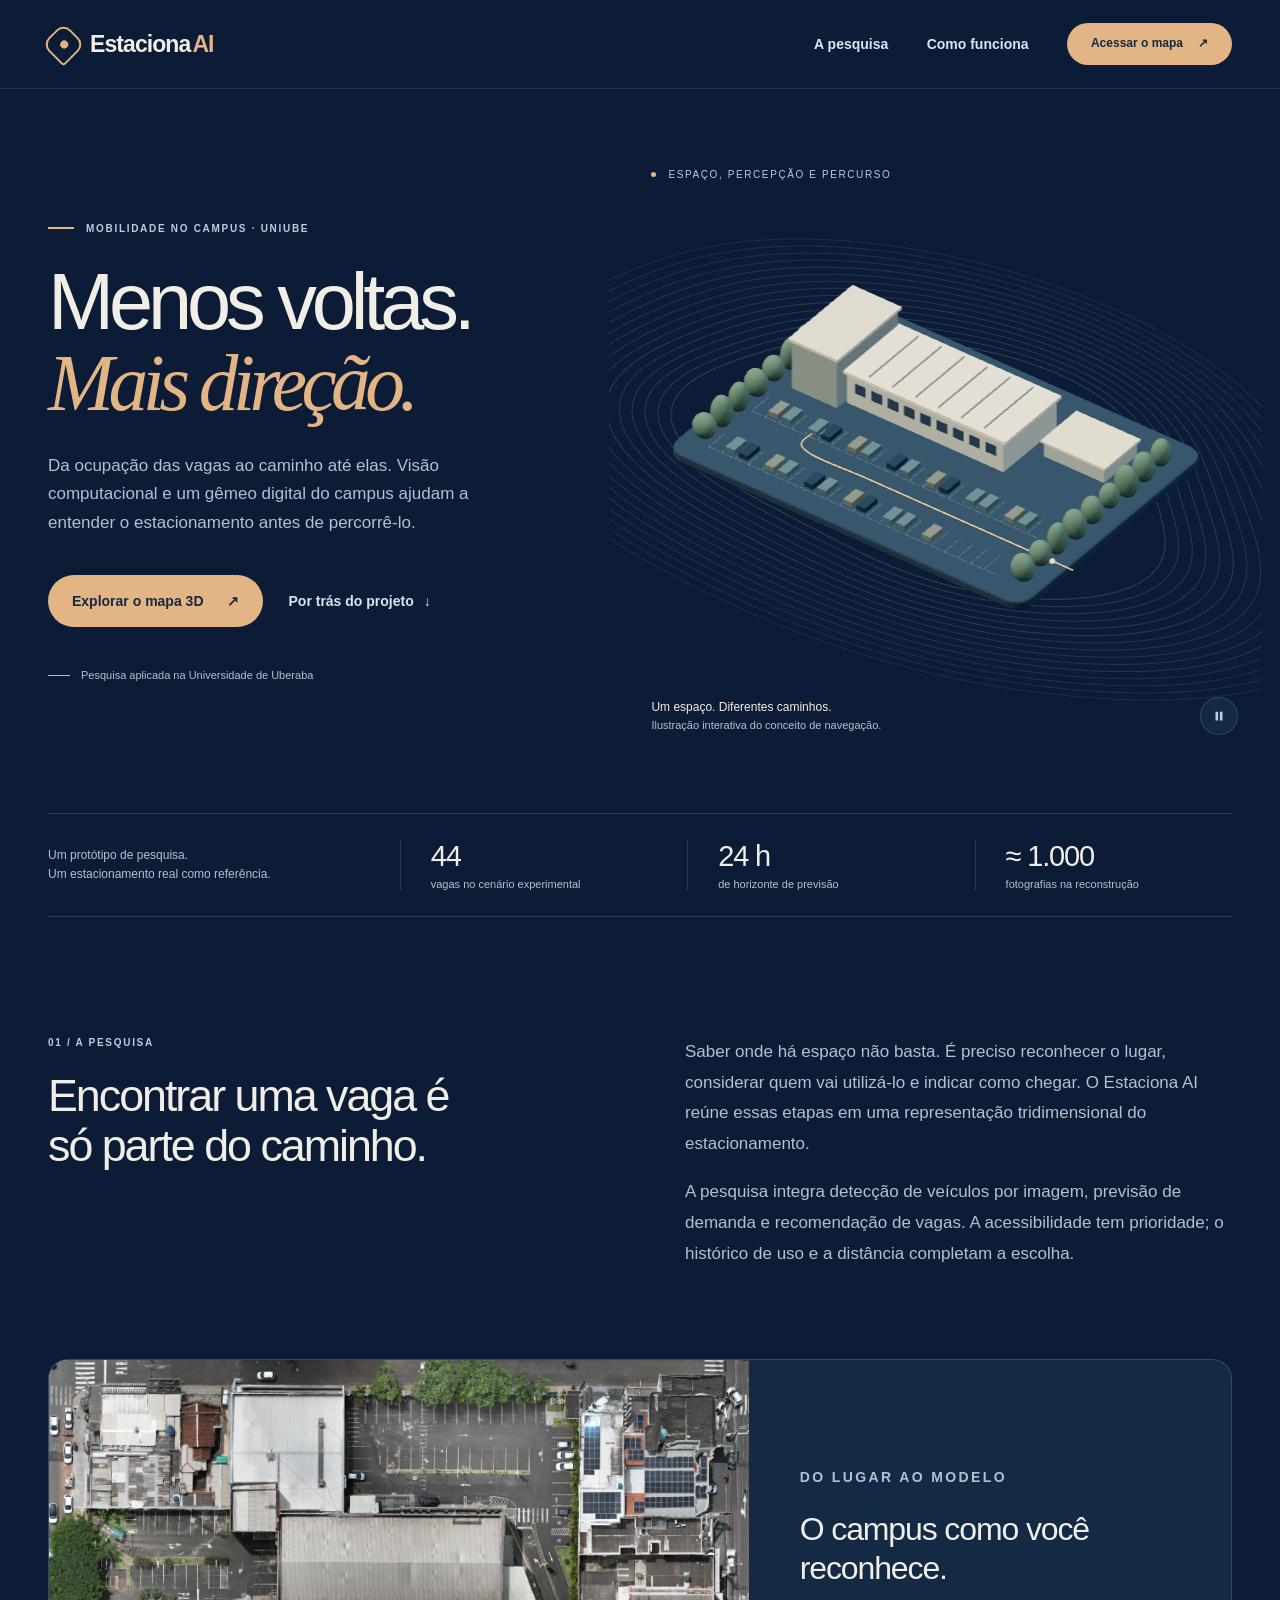
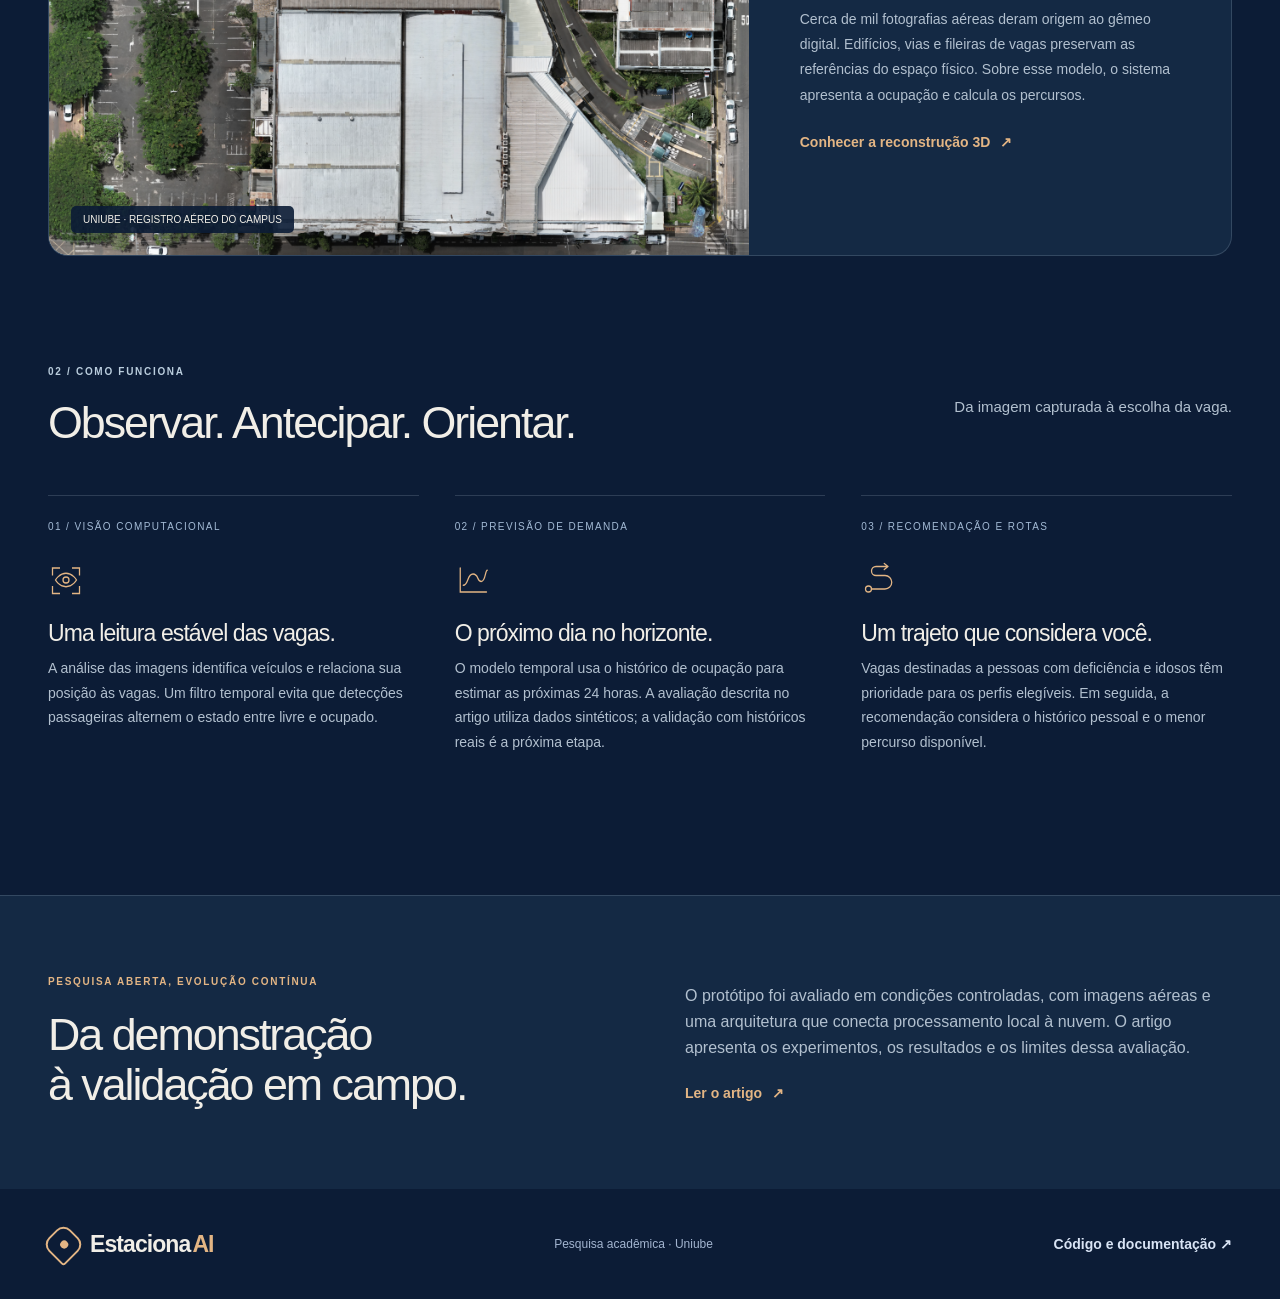
<file: web/index.html>
<!doctype html>
<html lang="pt-BR">
<head>
  <meta charset="UTF-8">
  <meta name="viewport" content="width=device-width, initial-scale=1">
  <meta name="theme-color" content="#0c1c36">
  <meta name="description" content="Visão computacional, previsão de ocupação e rotas acessíveis em um gêmeo digital do estacionamento da Uniube. Conheça a pesquisa Estaciona AI.">
  <title>Estaciona AI — Da vaga ao caminho</title>
  <link rel="icon" href="data:,">
  <link rel="stylesheet" href="css/experience.css?v=4">
</head>
<body class="landing-page">
  <a class="skip-link" href="#conteudo">Ir para o conteúdo</a>
  <header class="site-header">
    <nav class="site-nav shell" aria-label="Navegação principal">
      <a class="brand" href="index.html" aria-label="Estaciona AI, início"><span class="brand-mark" aria-hidden="true"><span></span></span><span>Estaciona<span class="brand-ai">AI</span></span></a>
      <div class="nav-actions"><a class="nav-link" href="#projeto">A pesquisa</a><a class="nav-link" href="#experiencia">Como funciona</a><a class="button button-small" href="login.html">Acessar o mapa <span aria-hidden="true">↗</span></a></div>
    </nav>
  </header>
  <main id="conteudo">
    <section class="hero shell" aria-labelledby="hero-title">
      <div class="hero-copy reveal">
        <p class="eyebrow"><span class="eyebrow-line"></span> Mobilidade no campus · Uniube</p>
        <h1 id="hero-title">Menos voltas.<br><em>Mais direção.</em></h1>
        <p class="hero-description">Da ocupação das vagas ao caminho até elas. Visão computacional e um gêmeo digital do campus ajudam a entender o estacionamento antes de percorrê-lo.</p>
        <div class="hero-actions"><a class="button" href="login.html">Explorar o mapa 3D <span aria-hidden="true">↗</span></a><a class="text-link" href="#projeto">Por trás do projeto <span aria-hidden="true">↓</span></a></div>
        <p class="hero-footnote">Pesquisa aplicada na Universidade de Uberaba</p>
      </div>
      <figure class="hero-scene" aria-labelledby="scene-caption">
        <div class="scene-heading" aria-hidden="true">Espaço, percepção e percurso</div>
        <div class="scene-fallback" aria-hidden="true"><svg viewBox="0 0 500 400" fill="none"><g transform="translate(250 180) rotate(-25) skewX(20)"><rect x="-160" y="-110" width="320" height="220" rx="25" fill="#203952" stroke="#91b4d3"/><path d="M-120 65h235V0H-30v-70" stroke="#e3b584" stroke-width="5" stroke-linecap="round"/><path d="M-110-70h180v70h-180Z" fill="#bacddd"/><path d="M-110 20v25m25-25v25m25-25v25m25-25v25m25-25v25m25-25v25" stroke="#91b4d3" stroke-width="2"/></g></svg></div>
        <canvas id="hero-gl" aria-hidden="true"></canvas>
        <figcaption class="scene-caption" id="scene-caption"><span><strong>Um espaço. Diferentes caminhos.</strong>Ilustração interativa do conceito de navegação.</span><button class="motion-toggle" id="motion-toggle" type="button" aria-label="Pausar movimento da ilustração" aria-pressed="false" hidden><svg viewBox="0 0 16 16" aria-hidden="true"><path d="M4 3h3v10H4zm5 0h3v10H9z"/></svg></button></figcaption>
      </figure>
    </section>
    <div class="research-strip shell" aria-label="Escala da pesquisa">
      <p>Um protótipo de pesquisa.<br>Um estacionamento real como referência.</p>
      <div class="research-stat"><strong>44</strong><span>vagas no cenário experimental</span></div>
      <div class="research-stat"><strong>24 h</strong><span>de horizonte de previsão</span></div>
      <div class="research-stat"><strong>≈ 1.000</strong><span>fotografias na reconstrução</span></div>
    </div>
    <section class="intro-section" id="projeto"><div class="shell intro-grid">
      <div class="reveal"><p class="eyebrow">01 / A pesquisa</p><h2>Encontrar uma vaga é só parte do caminho.</h2></div>
      <div class="reveal"><p>Saber onde há espaço não basta. É preciso reconhecer o lugar, considerar quem vai utilizá-lo e indicar como chegar. O Estaciona AI reúne essas etapas em uma representação tridimensional do estacionamento.</p><p>A pesquisa integra detecção de veículos por imagem, previsão de demanda e recomendação de vagas. A acessibilidade tem prioridade; o histórico de uso e a distância completam a escolha.</p></div>
    </div></section>
    <div class="shell"><figure class="campus-study reveal">
      <div class="campus-image"><img src="assets/images/uniube_ortho_projection.png" alt="Ortomosaico do campus Uniube: edifícios, vegetação e áreas de estacionamento reconstruídos a partir de fotografias aéreas" width="1646" height="1164" loading="lazy" decoding="async"><span>UNIUBE · REGISTRO AÉREO DO CAMPUS</span></div>
      <figcaption class="campus-caption"><p class="eyebrow">Do lugar ao modelo</p><h3>O campus como você reconhece.</h3><p>Cerca de mil fotografias aéreas deram origem ao gêmeo digital. Edifícios, vias e fileiras de vagas preservam as referências do espaço físico. Sobre esse modelo, o sistema apresenta a ocupação e calcula os percursos.</p><a class="text-link" href="login.html">Conhecer a reconstrução 3D <span aria-hidden="true">↗</span></a></figcaption>
    </figure></div>
    <section class="capabilities shell" id="experiencia" aria-labelledby="capabilities-title">
      <div class="section-heading reveal"><div><p class="eyebrow">02 / Como funciona</p><h2 id="capabilities-title">Observar. Antecipar. Orientar.</h2></div><p>Da imagem capturada à escolha da vaga.</p></div>
      <div class="capability-grid">
        <article class="capability-card reveal"><span class="capability-index">01 / VISÃO COMPUTACIONAL</span><span class="capability-icon" aria-hidden="true"><svg viewBox="0 0 48 48" fill="none"><path d="M6 18V8h10m16 0h10v10m0 14v10H32m-16 0H6V32" stroke="currentColor" stroke-width="1.7"/><path d="M10 24s5-9 14-9 14 9 14 9-5 9-14 9-14-9-14-9Z" stroke="currentColor" stroke-width="1.7"/><circle cx="24" cy="24" r="4" stroke="currentColor" stroke-width="1.7"/></svg></span><h3>Uma leitura estável das vagas.</h3><p>A análise das imagens identifica veículos e relaciona sua posição às vagas. Um filtro temporal evita que detecções passageiras alternem o estado entre livre e ocupado.</p></article>
        <article class="capability-card reveal"><span class="capability-index">02 / PREVISÃO DE DEMANDA</span><span class="capability-icon" aria-hidden="true"><svg viewBox="0 0 48 48" fill="none"><path d="M7 8v32h35M11 31c7 0 5-15 13-15s5 10 11 10 5-15 8-15" stroke="currentColor" stroke-width="1.7" stroke-linecap="round"/></svg></span><h3>O próximo dia no horizonte.</h3><p>O modelo temporal usa o histórico de ocupação para estimar as próximas 24 horas. A avaliação descrita no artigo utiliza dados sintéticos; a validação com históricos reais é a próxima etapa.</p></article>
        <article class="capability-card reveal"><span class="capability-index">03 / RECOMENDAÇÃO E ROTAS</span><span class="capability-icon" aria-hidden="true"><svg viewBox="0 0 48 48" fill="none"><circle cx="10" cy="36" r="4" stroke="currentColor" stroke-width="1.7"/><path d="M14 36h18a9 9 0 0 0 0-18H20a6 6 0 0 1 0-12h16m-5-4 5 4-5 4" stroke="currentColor" stroke-width="1.7" stroke-linecap="round" stroke-linejoin="round"/></svg></span><h3>Um trajeto que considera você.</h3><p>Vagas destinadas a pessoas com deficiência e idosos têm prioridade para os perfis elegíveis. Em seguida, a recomendação considera o histórico pessoal e o menor percurso disponível.</p></article>
      </div>
    </section>
    <section class="closing-section"><div class="shell closing-grid"><div class="reveal"><p class="eyebrow">Pesquisa aberta, evolução contínua</p><h2>Da demonstração<br>à validação em campo.</h2></div><div class="reveal"><p>O protótipo foi avaliado em condições controladas, com imagens aéreas e uma arquitetura que conecta processamento local à nuvem. O artigo apresenta os experimentos, os resultados e os limites dessa avaliação.</p><a class="text-link" style="margin-top:24px;color:var(--accent)" href="https://github.com/pedrozaz/estaciona-ai-paper/blob/main/main.pdf" target="_blank" rel="noopener noreferrer">Ler o artigo <span aria-hidden="true">↗</span></a></div></div></section>
  </main>
  <footer class="site-footer shell"><a class="brand" href="index.html"><span class="brand-mark" aria-hidden="true"><span></span></span><span>Estaciona<span class="brand-ai">AI</span></span></a><span>Pesquisa acadêmica · Uniube</span><a class="text-link" href="https://github.com/pedrozaz/estaciona-ai" target="_blank" rel="noopener noreferrer">Código e documentação ↗</a></footer>
  <script src="js/landing.js?v=3" defer></script>
  <script type="module" src="js/landing-webgl.js?v=2"></script>
</body>
</html>
</file>
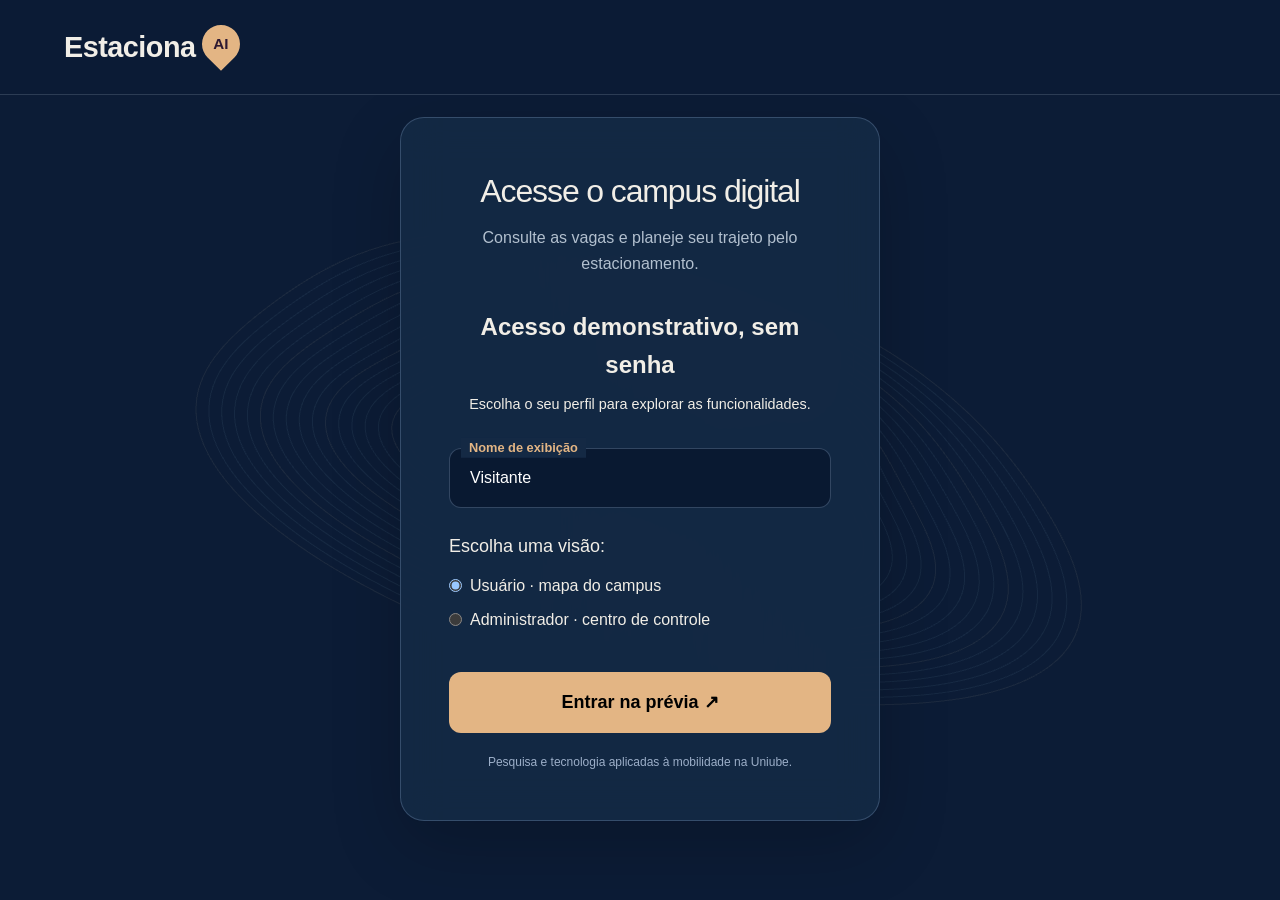
<file: web/app.html>
<!doctype html>
<html lang="pt-BR">
  <head>
    <meta charset="UTF-8" />
    <meta name="viewport" content="width=device-width, initial-scale=1.0" />
    <title>Mapa 3D — Estaciona AI</title>
    <meta name="description" content="Painel de controle 3D do Estaciona AI" />
    <link rel="icon" href="data:," />
    <link rel="stylesheet" href="css/styles.css" />
    <style>
      * {
        margin: 0;
        padding: 0;
        box-sizing: border-box;
      }

      body {
        font-family: var(--font-main);
        background: #0f1117;
        color: #e2e8f0;
        overflow: hidden;
        height: 100vh;
      }

      .dashboard-nav {
        position: fixed;
        top: 0;
        left: 0;
        right: 0;
        height: 48px;
        display: flex;
        align-items: center;
        justify-content: space-between;
        padding: 0 1.25rem;
        background: rgba(15, 17, 23, 0.9);
        backdrop-filter: blur(12px);
        -webkit-backdrop-filter: blur(12px);
        border-bottom: 1px solid rgba(255, 255, 255, 0.06);
        z-index: 100;
      }

      .dashboard-nav .logo {
        display: flex;
        align-items: center;
        text-decoration: none;
      }

      .dashboard-nav .logo-text {
        font-size: 1.4rem;
        font-weight: 700;
        color: #e2e8f0;
        letter-spacing: -0.5px;
      }

      .dashboard-nav .logo-pin {
        display: flex;
        align-items: center;
        justify-content: center;
        background-color: var(--primary-green);
        color: #fff;
        font-weight: 800;
        font-size: 0.75rem;
        height: 28px;
        width: 28px;
        border-radius: 50% 50% 50% 0;
        transform: rotate(-45deg);
        margin-left: 5px;
        margin-top: -4px;
        box-shadow: 0 2px 8px rgba(28, 167, 69, 0.35);
      }

      .dashboard-nav .logo-pin span {
        transform: rotate(45deg);
      }

      .nav-right {
        display: flex;
        align-items: center;
        gap: 1rem;
      }

      .user-badge {
        display: flex;
        align-items: center;
        gap: 0.5rem;
        font-size: 0.85rem;
        color: #94a3b8;
      }

      .user-avatar {
        width: 32px;
        height: 32px;
        border-radius: 50%;
        background: linear-gradient(
          135deg,
          var(--primary-green),
          var(--primary-dark)
        );
        display: flex;
        align-items: center;
        justify-content: center;
        font-weight: 700;
        font-size: 0.8rem;
        color: #fff;
      }

      .btn-logout {
        padding: 0.4rem 1rem;
        border: 1px solid rgba(255, 255, 255, 0.1);
        border-radius: 8px;
        background: transparent;
        color: #94a3b8;
        font-family: var(--font-main);
        font-size: 0.85rem;
        cursor: pointer;
        transition: all 0.25s ease;
      }

      .btn-logout:hover {
        background: rgba(220, 38, 38, 0.1);
        border-color: rgba(220, 38, 38, 0.3);
        color: #f87171;
      }

      #viewport {
        position: fixed;
        top: 48px;
        left: 0;
        right: 0;
        bottom: 0;
      }

      #viewport canvas {
        display: block;
        width: 100%;
        height: 100%;
      }

      .loading-overlay {
        position: fixed;
        top: 48px;
        left: 0;
        right: 0;
        bottom: 0;
        background: #0f1117;
        display: flex;
        flex-direction: column;
        align-items: center;
        justify-content: center;
        z-index: 50;
        transition: opacity 0.6s ease;
      }

      .loading-overlay.hidden {
        opacity: 0;
        pointer-events: none;
      }

      .loading-ring {
        width: 56px;
        height: 56px;
        border: 3px solid rgba(28, 167, 69, 0.15);
        border-top-color: var(--primary-green);
        border-radius: 50%;
        animation: spin 1s linear infinite;
        margin-bottom: 1.5rem;
      }

      @keyframes spin {
        to {
          transform: rotate(360deg);
        }
      }

      .loading-text {
        font-size: 1rem;
        color: #64748b;
        font-weight: 500;
      }

      .loading-progress {
        margin-top: 0.75rem;
        font-size: 0.85rem;
        color: var(--primary-green);
        font-weight: 600;
        font-variant-numeric: tabular-nums;
      }

      .info-panel {
        position: fixed;
        bottom: 1.25rem;
        left: 1.25rem;
        background: rgba(15, 17, 23, 0.8);
        backdrop-filter: blur(12px);
        -webkit-backdrop-filter: blur(12px);
        border: 1px solid rgba(255, 255, 255, 0.06);
        border-radius: 12px;
        padding: 1rem 1.25rem;
        z-index: 60;
        pointer-events: none;
        width: 320px;
        opacity: 0;
        transform: translateY(20px);
        transition:
          opacity 0.5s cubic-bezier(0.16, 1, 0.3, 1),
          transform 0.5s cubic-bezier(0.16, 1, 0.3, 1);
      }

      .info-panel.visible {
        opacity: 1;
        transform: translateY(0);
        pointer-events: auto;
      }

      .info-panel h4 {
        font-size: 0.85rem;
        text-transform: uppercase;
        letter-spacing: 1px;
        color: #64748b;
        margin-bottom: 0.5rem;
      }

      .info-panel p {
        font-size: 1rem;
        color: #e2e8f0;
        margin-bottom: 0.3rem;
        line-height: 1.5;
      }

      .info-panel .highlight {
        color: var(--primary-green);
        font-weight: 700;
        font-size: 1.1rem;
      }

      .btn-back {
        position: fixed;
        top: 5rem;
        left: 50%;
        transform: translateX(-50%) translateY(-20px);
        background: var(--primary-green);
        color: white;
        border: none;
        padding: 0.6rem 1.2rem;
        border-radius: 30px;
        font-family: var(--font-main);
        font-weight: 600;
        font-size: 0.9rem;
        cursor: pointer;
        z-index: 70;
        opacity: 0;
        pointer-events: none;
        transition: all 0.3s cubic-bezier(0.175, 0.885, 0.32, 1.275);
        box-shadow: 0 4px 15px rgba(28, 167, 69, 0.4);
      }

      .btn-back.visible {
        opacity: 1;
        pointer-events: auto;
        transform: translateX(-50%) translateY(0);
      }

      .btn-back:hover {
        background: #158a36;
      }

      .spot-pill {
        display: flex;
        align-items: center;
        justify-content: center;
        height: 32px;
        border-radius: 6px;
        font-family: var(--font-main);
        font-size: 0.75rem;
        font-weight: 700;
        cursor: pointer;
        transition: all 0.2s cubic-bezier(0.4, 0, 0.2, 1);
        background: rgba(255, 255, 255, 0.03);
        color: #94a3b8;
        border: 1px solid rgba(255, 255, 255, 0.08);
        user-select: none;
      }

      .spot-pill.free-standard {
        background: rgba(28, 167, 69, 0.12);
        color: #4ade80;
        border-color: rgba(28, 167, 69, 0.25);
      }
      .spot-pill.free-standard:hover {
        background: rgba(28, 167, 69, 0.2);
        border-color: rgba(28, 167, 69, 0.45);
        box-shadow: 0 0 8px rgba(28, 167, 69, 0.2);
      }
      .spot-pill.free-pcd {
        background: rgba(37, 99, 235, 0.12);
        color: #60a5fa;
        border-color: rgba(37, 99, 235, 0.25);
      }
      .spot-pill.free-pcd:hover {
        background: rgba(37, 99, 235, 0.2);
        border-color: rgba(37, 99, 235, 0.45);
        box-shadow: 0 0 8px rgba(37, 99, 235, 0.2);
      }
      .spot-pill.free-elderly {
        background: rgba(139, 92, 246, 0.12);
        color: #c084fc;
        border-color: rgba(139, 92, 246, 0.25);
      }
      .spot-pill.free-elderly:hover {
        background: rgba(139, 92, 246, 0.2);
        border-color: rgba(139, 92, 246, 0.45);
        box-shadow: 0 0 8px rgba(139, 92, 246, 0.2);
      }
      .spot-pill.occupied {
        background: rgba(239, 68, 68, 0.12);
        color: #f87171;
        border-color: rgba(239, 68, 68, 0.25);
      }
      .spot-pill.occupied:hover {
        background: rgba(239, 68, 68, 0.2);
        border-color: rgba(239, 68, 68, 0.45);
        box-shadow: 0 0 8px rgba(239, 68, 68, 0.2);
      }
      .spot-pill.reserved {
        background: rgba(234, 179, 8, 0.12);
        color: #fde047;
        border-color: rgba(234, 179, 8, 0.25);
      }
      .spot-pill.reserved:hover {
        background: rgba(234, 179, 8, 0.2);
        border-color: rgba(234, 179, 8, 0.45);
        box-shadow: 0 0 8px rgba(234, 179, 8, 0.2);
      }

      #markersLayer {
        position: absolute;
        top: 0;
        left: 0;
        right: 0;
        bottom: 0;
        pointer-events: none;
        z-index: 10;
        overflow: hidden;
      }

      .marker-wrapper {
        position: absolute;
        top: 0;
        left: 0;
        will-change: transform;
      }

      .marker-content {
        position: absolute;
        width: 54px;
        height: 72px;
        transform: translate(-50%, -100%);
        transform-origin: bottom center;
        animation: float-pin 1.5s ease-in-out infinite;
        cursor: pointer;
        pointer-events: auto;
        transition: transform 0.2s cubic-bezier(0.175, 0.885, 0.32, 1.275);
      }

      .marker-content:hover {
        transform: translate(-50%, -100%) scale(1.15);
      }

      .marker-svg {
        display: block;
        width: 100%;
        height: 100%;
      }

      .marker-label {
        position: absolute;
        bottom: 100%;
        left: 50%;
        transform: translateX(-50%);
        margin-bottom: 8px;
        background: rgba(15, 17, 23, 0.9);
        backdrop-filter: blur(8px);
        border: 1px solid rgba(255, 255, 255, 0.1);
        padding: 0.35rem 0.7rem;
        border-radius: 6px;
        font-size: 0.75rem;
        font-weight: 600;
        color: #e2e8f0;
        white-space: nowrap;
        opacity: 0;
        transition: opacity 0.2s;
        pointer-events: none;
        box-shadow: 0 4px 12px rgba(0, 0, 0, 0.5);
      }

      .marker-content:hover .marker-label {
        opacity: 1;
      }

      @keyframes float-pin {
        0%,
        100% {
          margin-top: -5px;
        }
        50% {
          margin-top: -15px;
        }
      }

      @keyframes pulse-ring {
        0% {
          transform: translate(-50%, -50%) scale(0.5);
          opacity: 0.8;
        }
        100% {
          transform: translate(-50%, -50%) scale(3.5);
          opacity: 0;
        }
      }

      @media (max-width: 600px) {
        .dashboard-nav .logo-text {
          font-size: 1.1rem;
        }
        .dashboard-nav .logo-pin {
          height: 24px;
          width: 24px;
          font-size: 0.65rem;
        }
        .info-panel {
          bottom: 1rem;
          left: 1rem;
          right: 1rem;
          width: auto;
          padding: 0.8rem 1rem;
        }
        .info-panel p {
          display: flex;
          justify-content: space-between;
        }
      }

      .popup-overlay {
        position: fixed;
        top: 0;
        left: 0;
        right: 0;
        bottom: 0;
        background: rgba(15, 17, 23, 0.7);
        backdrop-filter: blur(8px);
        display: flex;
        align-items: center;
        justify-content: center;
        z-index: 1000;
        opacity: 0;
        pointer-events: none;
        transition: opacity 0.4s ease;
      }
      .popup-overlay.active {
        opacity: 1;
        pointer-events: auto;
      }
      .popup-card {
        background: rgba(30, 41, 59, 0.8);
        backdrop-filter: blur(20px);
        border: 1px solid rgba(255, 255, 255, 0.1);
        border-radius: 16px;
        padding: 2rem;
        width: 90%;
        max-width: 400px;
        text-align: center;
        box-shadow: 0 20px 40px rgba(0, 0, 0, 0.5);
        transform: scale(0.9);
        transition: transform 0.4s cubic-bezier(0.34, 1.56, 0.64, 1);
      }
      .popup-overlay.active .popup-card {
        transform: scale(1);
      }
      .popup-card h3 {
        font-size: 1.5rem;
        margin-bottom: 1rem;
        color: #fff;
      }
      .popup-card p {
        color: #94a3b8;
        font-size: 0.95rem;
        margin-bottom: 1.5rem;
      }
      .popup-buttons {
        display: flex;
        gap: 1rem;
        justify-content: center;
      }
      .popup-btn {
        padding: 0.75rem 1.5rem;
        border: none;
        border-radius: 8px;
        font-family: var(--font-main);
        font-weight: 600;
        cursor: pointer;
        transition: all 0.2s;
      }
      .popup-btn-yes {
        background: #1ca745;
        color: #fff;
      }
      .popup-btn-yes:hover {
        background: #15803d;
        box-shadow: 0 0 12px rgba(28, 167, 69, 0.4);
      }
      .popup-btn-no {
        background: rgba(255, 255, 255, 0.1);
        color: #fff;
        border: 1px solid rgba(255, 255, 255, 0.2);
      }
      .popup-btn-no:hover {
        background: rgba(220, 38, 38, 0.2);
        border-color: rgba(220, 38, 38, 0.4);
        color: #f87171;
      }
    </style>
    <link rel="stylesheet" href="css/experience.css?v=4" />
  </head>

  <body class="app-page">
    <nav class="dashboard-nav">
      <a href="index.html" class="logo">
        <span class="logo-text">Estaciona</span>
        <div class="logo-pin"><span>AI</span></div>
      </a>
      <div class="nav-right">
        <div class="user-menu-container" style="position: relative">
          <div
            class="user-badge"
            id="userBadgeBtn"
            style="
              cursor: pointer;
              padding: 0.4rem 0.6rem;
              border-radius: 8px;
              transition: background 0.2s;
            "
            onclick="toggleUserMenu()"
          >
            <div class="user-avatar" id="userAvatar">A</div>
            <span id="userName" style="font-weight: 500">admin</span>
            <span style="font-size: 0.6rem; margin-left: 4px; color: #64748b"
              >▼</span
            >
          </div>

          <div
            id="userDropdown"
            style="
              display: none;
              position: absolute;
              top: 110%;
              right: 0;
              background: rgba(15, 17, 23, 0.95);
              backdrop-filter: blur(12px);
              border: 1px solid rgba(255, 255, 255, 0.1);
              border-radius: 12px;
              padding: 0.5rem;
              min-width: 160px;
              box-shadow: 0 10px 25px rgba(0, 0, 0, 0.6);
              z-index: 200;
            "
          >
            <div
              style="
                padding: 0.5rem;
                border-bottom: 1px solid rgba(255, 255, 255, 0.06);
                margin-bottom: 0.5rem;
              "
            >
              <span
                style="
                  font-size: 0.75rem;
                  color: #64748b;
                  text-transform: uppercase;
                  font-weight: 700;
                  letter-spacing: 0.5px;
                "
                >Configurações</span
              >
            </div>
            <a
              id="adminPanelLink"
              href="dashboard.html"
              style="
                display: none;
                color: #10b981;
                text-decoration: none;
                font-size: 0.85rem;
                padding: 0.6rem 0.8rem;
                border-radius: 6px;
                margin-bottom: 0.2rem;
                transition: background 0.2s;
              "
              onmouseover="this.style.background='rgba(16, 185, 129, 0.1)'"
              onmouseout="this.style.background='transparent'"
            >
              Painel Gerencial
            </a>
            <button
              class="btn-logout"
              id="logoutBtn"
              onclick="handleLogout()"
              style="
                width: 100%;
                text-align: left;
                border: none;
                padding: 0.6rem 0.8rem;
                border-radius: 6px;
              "
            >
              Sair da conta
            </button>
          </div>
        </div>
      </div>
    </nav>

    <div id="viewport">
      <div id="markersLayer"></div>
    </div>

    <div class="loading-overlay" id="loadingOverlay">
      <div class="loading-ring"></div>
      <div class="loading-text">Carregando modelo 3D...</div>
      <div class="loading-progress" id="loadingProgress">0%</div>
    </div>

    <div class="info-panel" id="infoPanel" onclick="event.stopPropagation()">
      <h4>VAGAS LIVRES</h4>
      <div id="infoPanelContent"></div>
    </div>

    <div class="popup-overlay" id="confirmationPopup">
      <div class="popup-card">
        <h3>Confirmação de Ocupação</h3>
        <p id="popupText">
          Detectamos um veículo na vaga reservada. Foi você quem estacionou?
        </p>
        <div class="popup-buttons">
          <button
            class="popup-btn popup-btn-no"
            onclick="window.handlePopupResponse(false)"
          >
            Não
          </button>
          <button
            class="popup-btn popup-btn-yes"
            onclick="window.handlePopupResponse(true)"
          >
            Sim
          </button>
        </div>
      </div>
    </div>

    <div class="popup-overlay" id="extensionPopup">
      <div class="popup-card">
        <h3>Tempo de Reserva Expirado</h3>
        <p>
          Seu tempo de reserva expirou. Deseja estender a reserva por mais 30
          segundos?
        </p>
        <div class="popup-buttons">
          <button
            class="popup-btn popup-btn-no"
            onclick="window.handleExtensionResponse(false)"
          >
            Não
          </button>
          <button
            class="popup-btn popup-btn-yes"
            onclick="window.handleExtensionResponse(true)"
          >
            Sim
          </button>
        </div>
      </div>
    </div>

    <button class="btn-back" id="backBtn" onclick="resetCamera()">
      ← Voltar à Visão Geral
    </button>

    <script type="importmap">
      {
        "imports": {
          "three": "./lib/three/three.module.js?v=2",
          "three/addons/loaders/GLTFLoader.js": "./lib/three/GLTFLoader.js?v=2",
          "three/addons/loaders/DRACOLoader.js": "./lib/three/DRACOLoader.js?v=2"
        }
      }
    </script>

    <script type="module">
      import * as THREE from "three";
      import { GLTFLoader } from "three/addons/loaders/GLTFLoader.js";
      import { DRACOLoader } from "three/addons/loaders/DRACOLoader.js";

      const isLoggedIn =
        sessionStorage.getItem("estaciona_logged_in") === "true" ||
        localStorage.getItem("estaciona_logged_in") === "true";
      if (!isLoggedIn) {
        window.location.href = "login.html";
      }

      const userEmail =
        sessionStorage.getItem("estaciona_user") ||
        localStorage.getItem("estaciona_user") ||
        "admin";
      const userName =
        sessionStorage.getItem("estaciona_name") ||
        localStorage.getItem("estaciona_name") ||
        userEmail.split("@")[0];
      const initial = userName.charAt(0).toUpperCase();
      document.getElementById("userAvatar").textContent = initial;
      document.getElementById("userName").textContent = userName;

      const token = sessionStorage.getItem("estaciona_token") || localStorage.getItem("estaciona_token");
      if (token) {
        try {
          const base64 = token.split('.')[1].replace(/-/g, '+').replace(/_/g, '/');
          const payload = JSON.parse(atob(base64.padEnd(Math.ceil(base64.length / 4) * 4, '=')));
          if (payload.role === 'admin') {
            const adminLink = document.getElementById("adminPanelLink");
            if (adminLink) adminLink.style.display = 'block';
          }
        } catch(e) {}
      }
      window.wakeUpAudio = function() {
        const AudioContext = window.AudioContext || window.webkitAudioContext;
        if (!window.audioCtx) window.audioCtx = new AudioContext();
        if (window.audioCtx.state === 'suspended') window.audioCtx.resume();
      };
      document.addEventListener("pointerdown", window.wakeUpAudio, { passive: true });

      window.sounds = {
        playBeep: function() {
          window.wakeUpAudio();
          const check = () => {
            if (window.audioCtx.state === 'running') this._playBeep();
            else setTimeout(check, 10);
          };
          check();
        },
        _playBeep: function() {
          const t = window.audioCtx.currentTime;
          const osc = window.audioCtx.createOscillator();
          const gain = window.audioCtx.createGain();
          osc.type = 'sine';
          osc.frequency.setValueAtTime(880, t); 
          osc.frequency.exponentialRampToValueAtTime(1760, t + 0.1);
          gain.gain.setValueAtTime(0, t);
          gain.gain.linearRampToValueAtTime(0.1, t + 0.02);
          gain.gain.exponentialRampToValueAtTime(0.001, t + 0.1);
          osc.connect(gain); gain.connect(window.audioCtx.destination);
          osc.start(t); osc.stop(t + 0.1);
        },

        playWoosh: function() {
          window.wakeUpAudio();
          const check = () => {
            if (window.audioCtx.state === 'running') this._playWoosh();
            else setTimeout(check, 10);
          };
          check();
        },
        _playWoosh: function() {
          const t = window.audioCtx.currentTime;
          const osc = window.audioCtx.createOscillator();
          const gain = window.audioCtx.createGain();
          osc.type = 'triangle';
          osc.frequency.setValueAtTime(250, t);
          osc.frequency.exponentialRampToValueAtTime(40, t + 0.5);
          gain.gain.setValueAtTime(0, t);
          gain.gain.linearRampToValueAtTime(0.05, t + 0.1);
          gain.gain.linearRampToValueAtTime(0, t + 0.5);
          osc.connect(gain); gain.connect(window.audioCtx.destination);
          osc.start(t); osc.stop(t + 0.5);
        },

        playPop: function() {
          window.wakeUpAudio();
          const check = () => {
            if (window.audioCtx.state === 'running') this._playPop();
            else setTimeout(check, 10);
          };
          check();
        },
        _playPop: function() {
          const t = window.audioCtx.currentTime;
          const osc = window.audioCtx.createOscillator();
          const gain = window.audioCtx.createGain();
          osc.type = 'square';
          osc.frequency.setValueAtTime(400, t);
          osc.frequency.exponentialRampToValueAtTime(200, t + 0.1);
          gain.gain.setValueAtTime(0, t);
          gain.gain.linearRampToValueAtTime(0.03, t + 0.01);
          gain.gain.exponentialRampToValueAtTime(0.001, t + 0.1);
          osc.connect(gain); gain.connect(window.audioCtx.destination);
          osc.start(t); osc.stop(t + 0.1);
        }
      };

      const _token = sessionStorage.getItem("estaciona_token") || localStorage.getItem("estaciona_token");
      const simulatedUserId = _token === "demo-token" ? "00000000-0000-0000-0000-000000000000" : (sessionStorage.getItem("estaciona_id") || localStorage.getItem("estaciona_id"));
      let activePinpointPath = null;
      let currentReservation = null;
      let reservationTimerId = null;
      let reservationCountdown = 0;
      let hasExtended = false;

      const host = window.location.hostname || "localhost";
      const isIP = /^([0-9]{1,3}\.){3}[0-9]{1,3}$/.test(host);
      const isLocal =
        host === "localhost" ||
        host === "127.0.0.1" ||
        host.includes("ngrok") ||
        host.startsWith("192.168.") ||
        host.startsWith("10.") ||
        host.startsWith("172.") ||
        host.endsWith(".local") ||
        isIP;
      const apiHost = host;
      const apiUrl = host.includes("ngrok") ? window.location.origin : isLocal
        ? `http://${apiHost}:8000`
        : "https://api.estaciona.tech";
      const authHeaders = () => ({ Authorization: `Bearer ${sessionStorage.getItem("estaciona_token") || localStorage.getItem("estaciona_token") || ""}` });
      const escapeHtml = (value) => String(value).replace(/[&<>"']/g, (char) => ({ '&': '&amp;', '<': '&lt;', '>': '&gt;', '"': '&quot;', "'": '&#39;' })[char]);

      function requestRecommendationAndReserve(pathData) {
        if (!simulatedUserId) {
          console.warn("User not loaded.");
          return;
        }
        activePinpointPath = pathData;
        let serverRoute = null;

        fetch(`${apiUrl}/reservations/recommend?user_id=${simulatedUserId}`, { headers: authHeaders() })
          .then((res) => {
            if (!res.ok) throw new Error("Estacionamento Lotado");
            return res.json();
          })
          .then((data) => {
            serverRoute = data.route;
            const spotId = data.recommended_spot;
            const expiresAt = new Date(Date.now() + 120 * 1000).toISOString();

            return fetch(`${apiUrl}/reservations`, {
              method: "POST",
              headers: {
                "Content-Type": "application/json",
                ...authHeaders(),
              },
              body: JSON.stringify({
                spot_id: spotId,
                expires_at: expiresAt,
              }),
            });
          })
          .then((res) => {
            if (!res.ok) throw new Error("Falha ao reservar vaga");
            return res.json();
          })
          .then((reservation) => {
            currentReservation = {
              id: reservation.id,
              spot_id: reservation.spot_id,
            };

            const spotObj = spotsMeshes[reservation.spot_id];
            if (spotObj) {
              spotObj.status = "reserved";
              spotObj.mesh.material.color.setHex(0xeab308);
              spotObj.line.material.color.setHex(0xeab308);

              const actualY =
                spotObj.data.terrainY !== undefined
                  ? spotObj.data.terrainY
                  : -6.0;

              const spotPos = new THREE.Vector3(
                spotObj.data.center3D.x,
                actualY,
                spotObj.data.center3D.z,
              );

              if (serverRoute && serverRoute.length > 0) {
                let routePoints = [];
                let lastIdx = 0;
                for (const nodeId of serverRoute) {
                  if (nodeId === "cam-01") {
                    if (pathData[0]) {
                      routePoints.push({x: pathData[0].x, y: pathData[0].y, z: pathData[0].z});
                      lastIdx = 0;
                    }
                  } else if (nodeId.startsWith("path_node_")) {
                    const idx = parseInt(nodeId.split("_")[2], 10);
                    if (pathData[idx]) {
                      routePoints.push({x: pathData[idx].x, y: pathData[idx].y, z: pathData[idx].z});
                      lastIdx = idx;
                    }
                  }
                }

                if (pathData[lastIdx + 1]) {
                  const p = pathData[lastIdx + 1];
                  routePoints.push({x: p.x, y: p.y, z: p.z});
                }

                if (routePoints.length > 1) {
                  let closestSegmentIndex = 0;
                  let minDistance = Infinity;
                  let bestProjectedPoint = null;

                  for (let i = 0; i < routePoints.length - 1; i++) {
                    const A = new THREE.Vector3(routePoints[i].x, routePoints[i].y, routePoints[i].z);
                    const B = new THREE.Vector3(routePoints[i + 1].x, routePoints[i + 1].y, routePoints[i + 1].z);

                    const ab = new THREE.Vector3().subVectors(B, A);
                    const as = new THREE.Vector3().subVectors(spotPos, A);

                    const abLenSq = ab.lengthSq();
                    let t = abLenSq > 0 ? as.dot(ab) / abLenSq : 0;
                    t = Math.max(0, Math.min(1, t));

                    const P = new THREE.Vector3().copy(A).add(ab.multiplyScalar(t));
                    const dist = P.distanceTo(spotPos);

                    if (dist < minDistance) {
                      minDistance = dist;
                      closestSegmentIndex = i;
                      bestProjectedPoint = P;
                    }
                  }

                  const truncatedPath = routePoints.slice(0, closestSegmentIndex + 1);
                  activeCarPath = [
                    ...truncatedPath,
                    { x: bestProjectedPoint.x, y: bestProjectedPoint.y, z: bestProjectedPoint.z },
                    { x: spotPos.x, y: spotPos.y, z: spotPos.z },
                  ];
                } else if (routePoints.length === 1) {
                  activeCarPath = [
                    { x: routePoints[0].x, y: routePoints[0].y, z: routePoints[0].z },
                    { x: spotPos.x, y: spotPos.y, z: spotPos.z },
                  ];
                } else {
                  activeCarPath = pathData;
                }
              } else {
                activeCarPath = pathData;
              }
            } else {
              activeCarPath = pathData;
            }

            createStaticPathLine(activeCarPath);
            currentPathIndex = 0;
            carFinishedRoute = false;
            carGroup.position.set(pathData[0].x, pathData[0].y, pathData[0].z);
            carGroup.visible = true;
            hasExtended = false;
            startReservationTimer(90);
            document.getElementById("infoPanel").classList.add("visible");
            window.sounds.playPop();
          })
          .catch((err) => {
            console.error(err);
            alert(err.message || "Erro na recomendação");
            window.resetCamera();
          });
      }

      const viewport = document.getElementById("viewport");
      const scene = new THREE.Scene();
      scene.background = new THREE.Color(0x091831);

      scene.fog = new THREE.FogExp2(0x091831, 0.002);

      const isMobile = /Mobi|Android/i.test(navigator.userAgent);

      const gridGeo = new THREE.BufferGeometry();
      const gridSize = isMobile ? 48 : 72;
      const gridSpacing = 2.0;
      const posArray = new Float32Array(gridSize * gridSize * 3);
      let idx = 0;
      for (let x = -gridSize / 2; x < gridSize / 2; x++) {
        for (let z = -gridSize / 2; z < gridSize / 2; z++) {
          posArray[idx++] = x * gridSpacing;
          posArray[idx++] = -25;
          posArray[idx++] = z * gridSpacing;
        }
      }
      gridGeo.setAttribute("position", new THREE.BufferAttribute(posArray, 3));

      const circleCanvas = document.createElement("canvas");
      circleCanvas.width = 32;
      circleCanvas.height = 32;
      const circleCtx = circleCanvas.getContext("2d");
      circleCtx.beginPath();
      circleCtx.arc(16, 16, 16, 0, Math.PI * 2);
      circleCtx.fillStyle = "#ffffff";
      circleCtx.fill();
      const circleTexture = new THREE.CanvasTexture(circleCanvas);

      const gridMat = new THREE.PointsMaterial({
        size: 0.17,
        color: 0x82a9d5,
        transparent: true,
        opacity: 0.38,
        map: circleTexture,
        depthWrite: false,
      });
      const particlesMesh = new THREE.Points(gridGeo, gridMat);
      scene.add(particlesMesh);

      const camera = new THREE.PerspectiveCamera(
        50,
        viewport.clientWidth / viewport.clientHeight,
        0.1,
        1000,
      );
      camera.position.set(15, 12, 15);

      const renderer = new THREE.WebGLRenderer({
        antialias: true,
        alpha: false,
      });
      renderer.setSize(viewport.clientWidth, viewport.clientHeight);
      renderer.setPixelRatio(
        isMobile
          ? Math.min(window.devicePixelRatio, 1.5)
          : Math.min(window.devicePixelRatio, 1.75),
      );
      renderer.toneMapping = THREE.ACESFilmicToneMapping;
      renderer.toneMappingExposure = 1.08;
      renderer.outputColorSpace = THREE.SRGBColorSpace;
      viewport.appendChild(renderer.domElement);

      const ambientLight = new THREE.AmbientLight(0xffffff, 0.67);
      scene.add(ambientLight);

      const skyLight = new THREE.HemisphereLight(0xd2e4ff, 0x162844, 0.52);
      scene.add(skyLight);

      const keyLight = new THREE.DirectionalLight(0xfff4e9, 1.07);
      keyLight.position.set(10, 20, 10);
      keyLight.castShadow = false;
      scene.add(keyLight);

      const fillLight = new THREE.DirectionalLight(0xb8d7ff, 0.57);
      fillLight.position.set(-10, 10, -10);
      scene.add(fillLight);

      const rimLight = new THREE.DirectionalLight(0x10b981, 0.39);
      rimLight.position.set(0, 5, -15);
      scene.add(rimLight);

      let loadedModelBounds = null;
      let globalCameraPos = new THREE.Vector3();
      let globalCameraTarget = new THREE.Vector3();

      let currentCameraTarget = new THREE.Vector3();
      let targetCameraPos = new THREE.Vector3();
      let targetCameraLookAt = new THREE.Vector3();
      let currentFocusCamData = null;
      let activeCarPath = null;
      let currentPathIndex = 0;
      let carFinishedRoute = false;

      function updateCameraPosition() {
        if (!loadedModelBounds) return;
        const { center, size } = loadedModelBounds;

        const aspect = viewport.clientWidth / viewport.clientHeight;
        let distMult = 0.55;
        if (aspect < 1) {
          distMult = 0.55 * Math.max(1, (1 / aspect) * 1.4);
        }

        const dist = size.length() * distMult;
        const angle = Math.PI / 4;
        const yOffset = size.y * 0.35;

        globalCameraPos.set(
          center.x - dist * Math.cos(angle),
          center.y + dist * Math.sin(angle),
          center.z - dist * Math.cos(angle),
        );
        globalCameraTarget.set(center.x, center.y - yOffset, center.z);

        if (!currentFocusCamData) {
          targetCameraPos.copy(globalCameraPos);
          targetCameraLookAt.copy(globalCameraTarget);
        }
      }

      const dracoLoader = new DRACOLoader();
      dracoLoader.setDecoderPath("./lib/draco/");
      const loader = new GLTFLoader();
      loader.setDRACOLoader(dracoLoader);
      const modelPath = "assets/reconstruction/melhorresultado_web.glb";
      const loadingOverlay = document.getElementById("loadingOverlay");
      const loadingProgress = document.getElementById("loadingProgress");

      let loadedModel = null;

      let lancerModel = null;
      let pendingCars = [];

      function loadCarModel() {
        loader.load(
          "assets/car/mitsubishi_lancer_evolution_viii_low_poly.glb",
          function (gltf) {
            const model = gltf.scene;
            const box = new THREE.Box3().setFromObject(model);
            const size = box.getSize(new THREE.Vector3());
            const maxDim = Math.max(size.x, size.y, size.z);
            const scale = 1.1 / maxDim;
            model.scale.setScalar(scale);
            const center = box.getCenter(new THREE.Vector3());
            model.position.sub(center).multiplyScalar(scale);
            const newBox = new THREE.Box3().setFromObject(model);
            model.position.y -= newBox.min.y;
            model.traverse((child) => {
              if (child.isMesh) {
                child.castShadow = true;
                child.receiveShadow = true;
              }
            });
            lancerModel = model;
            pendingCars.forEach((data) => {
              const { group } = data;
              group.clear();
              group.add(lancerModel.clone());
            });
            if (typeof carGroup !== "undefined" && carGroup) {
              carGroup.clear();
              carGroup.add(lancerModel.clone());
            }
          },
          undefined,
          (err) => console.error("Erro ao carregar o Lancer:", err),
        );
      }

      loader.load(
        modelPath,
        (gltf) => {
          const model = gltf.scene;
          loadedModel = model;

          const maxAnisotropy = Math.min(8, renderer.capabilities.getMaxAnisotropy());
          model.traverse((child) => {
            if (!child.isMesh) return;
            const materials = Array.isArray(child.material) ? child.material : [child.material];
            materials.forEach((material) => {
              if (material?.map) {
                material.map.anisotropy = maxAnisotropy;
                material.map.needsUpdate = true;
              }
            });
          });

          const box = new THREE.Box3().setFromObject(model);
          const center = box.getCenter(new THREE.Vector3());
          const size = box.getSize(new THREE.Vector3());

          model.position.sub(center);

          const maxDim = Math.max(size.x, size.y, size.z);
          const scale = 15 / maxDim;
          model.scale.setScalar(scale);

          scene.add(model);

          model.updateMatrixWorld(true);

          const finalBox = new THREE.Box3().setFromObject(model);

          loadedModelBounds = {
            center: finalBox.getCenter(new THREE.Vector3()),
            size: finalBox.getSize(new THREE.Vector3()),
          };

          updateCameraPosition();

          camera.position.copy(globalCameraPos);
          currentCameraTarget.copy(globalCameraTarget);
          camera.lookAt(currentCameraTarget);

          loadCarModel();

          fetch("data/config.json?v=" + Date.now())
            .then((res) => res.json())
            .then((data) => {
              configData = data;
              data.forEach((pin) => createPinpoint(pin));
              updateInfoPanel();
              loadSpots();
            })
            .catch((err) =>
              console.error("Erro ao carregar config.json:", err),
            );

          fetch("data/global_camera.json?v=" + Date.now())
            .then((res) => { if (res.ok) return res.json(); else throw new Error(); })
            .then((data) => {
              if (data && data.position && data.target) {
                globalCameraPos.set(data.position.x, data.position.y, data.position.z);
                globalCameraTarget.set(data.target.x, data.target.y, data.target.z);
                if (!currentFocusCamData) {
                  targetCameraPos.copy(globalCameraPos);
                  targetCameraLookAt.copy(globalCameraTarget);
                  camera.position.copy(globalCameraPos);
                  currentCameraTarget.copy(globalCameraTarget);
                  camera.lookAt(currentCameraTarget);
                }
              }
            }).catch(e => console.log('global_camera.json não configurado.'));
        },
        (xhr) => {
          if (xhr.lengthComputable) {
            const pct = Math.round((xhr.loaded / xhr.total) * 100);
            loadingProgress.textContent = pct + "%";
          }
        },
        (error) => {
          console.error("Erro ao carregar o modelo:", error);
          loadingProgress.textContent = "";
          document.querySelector(".loading-text").textContent =
            "Erro ao carregar o modelo 3D.";
          document.querySelector(".loading-ring").style.borderTopColor =
            "#dc2626";
        },
      );

      const carGroup = new THREE.Group();
      carGroup.visible = false;
      scene.add(carGroup);

      let configData = [];
      let parkingSpotsData = [];
      let spotsMeshes = {};
      let spotsCars = {};
      let totalSpots = 0;
      let freeSpots = 0;

      function updateInfoPanel() {
        if (currentReservation) {
          const minutes = Math.floor(reservationCountdown / 60);
          const seconds = reservationCountdown % 60;
          const formattedTime = `${minutes}:${seconds < 10 ? "0" : ""}${seconds}`;

          let infoHTML = `
          <div class="info-row" style="margin-bottom: 12px;">
            <p style="margin-bottom: 4px; display: flex; justify-content: space-between; align-items: center; width: 100%;">
              <span>Vaga Reservada</span>
              <span class="highlight" style="color: #eab308;">${currentReservation.spot_id}</span>
            </p>
            <p style="margin-top: 8px; font-size: 0.9rem; color: #94a3b8;">
              Tempo de expiração: <strong style="color: #e2e8f0; font-size: 1rem;">${formattedTime}</strong>
            </p>
          </div>
        `;
          document.getElementById("infoPanel").querySelector("h4").textContent =
            "RESERVA ATIVA";
          document.getElementById("infoPanelContent").innerHTML = infoHTML;
          return;
        }

        document.getElementById("infoPanel").querySelector("h4").textContent =
          "VAGAS LIVRES";
        let infoHTML = "";
        configData.forEach((pin) => {
          if (pin.name === "Estacionamento A") {
            const isA_Blocked = totalSpots > 0 && freeSpots === 0;

            const pinObj = pinpoints.find((p) => p.name === pin.name);
            if (pinObj) {
              const primaryColor = isA_Blocked ? "#ef4444" : "#1ca745";
              const icon = isA_Blocked ? "🔒" : pin.name.split(" ").pop();
              const fontSize = isA_Blocked ? 10 : 13;

              pinObj.content.querySelector("svg").style.fill = primaryColor;
              const textEl = pinObj.content.querySelector("text");
              if (textEl) {
                textEl.textContent = icon;
                textEl.setAttribute("fill", primaryColor);
                textEl.setAttribute("font-size", fontSize);
              }
              pinObj.content.style.cursor = isA_Blocked
                ? "not-allowed"
                : "pointer";
              pinObj.content.dataset.blocked = isA_Blocked ? "true" : "false";

              if (pinObj.ring3D && pinObj.ring3D.material) {
                pinObj.ring3D.material.color.setHex(
                  isA_Blocked ? 0xef4444 : 0x1ca745,
                );
              }
            }

            if (isA_Blocked) {
              infoHTML += `
              <div class="info-row" style="margin-bottom: 12px;">
                <p style="margin-bottom: 4px; display: flex; justify-content: space-between; align-items: center; width: 100%;">
                  <span>${escapeHtml(pin.name)}</span>
                  <span class="highlight" style="color: #ef4444;">Indisponível</span>
                </p>
              </div>
            `;
            } else {
              let color = "#1ca745";
              if (totalSpots > 0) {
                const ratio = freeSpots / totalSpots;
                const h = Math.round(134 * ratio);
                const s = Math.round(84 - (84 - 71) * ratio);
                const l = Math.round(60 - (60 - 38) * ratio);
                color = `hsl(${h}, ${s}%, ${l}%)`;
              }

              let freePCD = 0;
              let freeElderly = 0;
              let freeStandard = 0;

              Object.values(spotsMeshes).forEach((spotObj) => {
                if (
                  spotObj.status !== "occupied" &&
                  spotObj.status !== "reserved"
                ) {
                  if (
                    spotObj.data.id === "A-01" ||
                    spotObj.data.id === "A-02"
                  ) {
                    freePCD++;
                  } else if (
                    spotObj.data.id === "A-03" ||
                    spotObj.data.id === "A-04"
                  ) {
                    freeElderly++;
                  } else {
                    freeStandard++;
                  }
                }
              });

              infoHTML += `
              <div class="info-row" style="margin-bottom: 12px;">
                <p style="margin-bottom: 4px; display: flex; justify-content: space-between; align-items: center; width: 100%;">
                  <span>${escapeHtml(pin.name)}</span>
                  <span class="highlight" style="color: ${color};">${freeSpots} vagas</span>
                </p>
                <div class="detailed-vagas" style="display: flex; gap: 6px; flex-wrap: wrap; margin-top: 6px; font-size: 0.72rem; font-weight: 600;">
                  <span style="background: rgba(255,255,255,0.04); border: 1px solid rgba(255,255,255,0.08); color: #94a3b8; border-radius: 4px; padding: 2px 6px;">${freeStandard} Padrão</span>
                  <span style="background: rgba(59, 130, 246, 0.08); border: 1px solid rgba(59, 130, 246, 0.2); color: #60a5fa; border-radius: 4px; padding: 2px 6px;">${freePCD} PCD</span>
                  <span style="background: rgba(168, 85, 247, 0.08); border: 1px solid rgba(168, 85, 247, 0.2); color: #c084fc; border-radius: 4px; padding: 2px 6px;">${freeElderly} Idoso</span>
                </div>
              </div>
            `;
            }
          } else if (pin.blocked) {
            infoHTML += `
            <div class="info-row" style="margin-bottom: 12px;">
              <p style="margin-bottom: 4px; display: flex; justify-content: space-between; align-items: center; width: 100%;">
                <span>${escapeHtml(pin.name)}</span>
                <span class="highlight" style="color: #ef4444;">Indisponível</span>
              </p>
            </div>
          `;
          } else {
            infoHTML += `
            <div class="info-row" style="margin-bottom: 12px;">
              <p style="margin-bottom: 4px; display: flex; justify-content: space-between; align-items: center; width: 100%;">
                <span>${escapeHtml(pin.name)}</span>
                <span class="highlight" style="color: #ef4444;">Indisponível</span>
              </p>
            </div>
          `;
          }
        });
        document.getElementById("infoPanelContent").innerHTML = infoHTML;
      }

      function buildFallbackCarModel(g) {
        const chassisGeo = new THREE.BoxGeometry(0.3, 0.12, 0.6);
        const chassisMat = new THREE.MeshStandardMaterial({
          color: 0x3b82f6,
          roughness: 0.2,
          metalness: 0.3,
        });
        const chassis = new THREE.Mesh(chassisGeo, chassisMat);
        chassis.position.y = 0.1;
        chassis.castShadow = true;
        g.add(chassis);

        const cabinGeo = new THREE.BoxGeometry(0.24, 0.1, 0.3);
        const cabinMat = new THREE.MeshStandardMaterial({
          color: 0x1e3a8a,
          roughness: 0.1,
        });
        const cabin = new THREE.Mesh(cabinGeo, cabinMat);
        cabin.position.set(0, 0.2, -0.05);
        cabin.castShadow = true;
        g.add(cabin);

        const wheelGeo = new THREE.CylinderGeometry(0.06, 0.06, 0.04, 16);
        const wheelMat = new THREE.MeshStandardMaterial({
          color: 0x111111,
          roughness: 0.8,
        });
        const wPos = [
          [-0.16, 0.06, 0.18],
          [0.16, 0.06, 0.18],
          [-0.16, 0.06, -0.18],
          [0.16, 0.06, -0.18],
        ];
        wPos.forEach((p) => {
          const wheel = new THREE.Mesh(wheelGeo, wheelMat);
          wheel.rotation.z = Math.PI / 2;
          wheel.position.set(p[0], p[1], p[2]);
          wheel.castShadow = true;
          g.add(wheel);
        });
      }

      function createStaticCar(spotId) {
        const g = new THREE.Group();
        if (lancerModel) {
          g.add(lancerModel.clone());
        } else {
          pendingCars.push({ group: g, spotId: spotId });
          buildFallbackCarModel(g);
        }
        g.scale.setScalar(0.5);
        return g;
      }

      const globalRaycaster = new THREE.Raycaster();
      const rayOrigin = new THREE.Vector3();
      const rayDirection = new THREE.Vector3(0, -1, 0);

      function getTerrainY(x, z, defaultY) {
        if (!loadedModel) return defaultY;
        rayOrigin.set(x, 50, z);
        globalRaycaster.set(rayOrigin, rayDirection);
        const intersects = globalRaycaster.intersectObject(loadedModel, true);
        return intersects.length > 0 ? intersects[0].point.y : defaultY;
      }

      let pathLine = null;

      function createStaticPathLine(path) {
        clearStaticPathLine();
        if (!path || path.length < 2) return;

        const points = path.map((p) => new THREE.Vector3(p.x, p.y + 0.03, p.z));
        const geometry = new THREE.BufferGeometry().setFromPoints(points);
        const material = new THREE.LineBasicMaterial({
          color: 0x10b981,
          transparent: true,
          opacity: 0.8,
          linewidth: 2,
        });
        pathLine = new THREE.Line(geometry, material);
        scene.add(pathLine);
      }

      function clearStaticPathLine() {
        if (pathLine) {
          scene.remove(pathLine);
          pathLine.geometry.dispose();
          if (pathLine.material) pathLine.material.dispose();
          pathLine = null;
        }
      }

      function loadSpots() {
        fetch("data/spots_3d.json?v=" + Date.now())
          .then((res) => res.json())
          .then((data) => {
            data.sort((a, b) =>
              a.id.localeCompare(b.id, undefined, {
                numeric: true,
                sensitivity: "base",
              }),
            );
            parkingSpotsData = data;
            totalSpots = data.length;
            freeSpots = data.length;
            updateInfoPanel();

            const defaultGroundY =
              configData && configData[0] ? configData[0].position.y : -6.0;

            // Vagas com carros fixos/estáticos no modelo 3D (para evitar que flutuem no teto/capô dos carros)
            const spotsWithStaticCars = [
              "A-07",
              "A-08",
              "A-09",
              "A-28",
              "A-44",
            ];

            let i = 0;
            const chunkSize = 10;
            function processChunk() {
              const end = Math.min(i + chunkSize, data.length);
              for (; i < end; i++) {
                const spot = data[i];
                let actualY = getTerrainY(
                  spot.center3D.x,
                  spot.center3D.z,
                  defaultGroundY,
                );
                spot.raycastY = actualY;

                if (spotsWithStaticCars.includes(spot.id)) {
                  actualY = defaultGroundY;
                } else {
                  const diff = actualY - defaultGroundY;
                  if (diff > 0.15) {
                    actualY = defaultGroundY;
                  } else if (diff > 0.05) {
                    console.warn(
                      `[Spot Height Warning] Vaga ${spot.id} com elevação suspeita (${diff.toFixed(4)} unidades acima do chão). Se houver um carro fixo nela, adicione-a em 'spotsWithStaticCars'.`,
                    );
                  }
                }

                spot.terrainY = actualY;

                const shape = new THREE.Shape();
                spot.polygon3D.forEach((pt, idx) => {
                  if (idx === 0) shape.moveTo(pt.x, -pt.z);
                  else shape.lineTo(pt.x, -pt.z);
                });
                let colorHex = 0x1ca745;
                if (spot.id === "A-01" || spot.id === "A-02") {
                  colorHex = 0x2563eb;
                } else if (spot.id === "A-03" || spot.id === "A-04") {
                  colorHex = 0x8b5cf6;
                }

                const geo = new THREE.ShapeGeometry(shape);
                const mat = new THREE.MeshBasicMaterial({
                  color: colorHex,
                  transparent: true,
                  opacity: 0.45,
                  depthTest: true,
                  depthWrite: false,
                  side: THREE.DoubleSide,
                  polygonOffset: true,
                  polygonOffsetFactor: -1,
                  polygonOffsetUnits: -4,
                });
                const mesh = new THREE.Mesh(geo, mat);
                mesh.rotation.x = -Math.PI / 2;
                mesh.position.y = actualY + 0.02;
                mesh.userData = { spotId: spot.id };
                scene.add(mesh);

                const edges = new THREE.EdgesGeometry(geo);
                const lineMat = new THREE.LineBasicMaterial({
                  color: colorHex,
                  transparent: true,
                  opacity: 0.85,
                  linewidth: 1,
                  depthTest: true,
                  depthWrite: false,
                  polygonOffset: true,
                  polygonOffsetFactor: -1,
                  polygonOffsetUnits: -4,
                });
                const line = new THREE.LineSegments(edges, lineMat);
                line.rotation.x = -Math.PI / 2;
                line.position.y = actualY + 0.02;
                scene.add(line);

                spotsMeshes[spot.id] = {
                  mesh,
                  line,
                  isOccupied: false,
                  autoOccupied: false,
                  data: spot,
                };
              }

              if (i < data.length) {
                const pct = Math.round((i / data.length) * 100);
                loadingProgress.textContent = `Carregando Vagas... (${pct}%)`;
                requestAnimationFrame(processChunk);
              } else {
                loadingOverlay.classList.add("hidden");
                setTimeout(() => {
                  loadingOverlay.style.display = "none";
                  document.getElementById("infoPanel").classList.add("visible");
                  if (typeof connectAppWebSocket === "function") {
                    connectAppWebSocket();
                  }
                }, 600);
              }
            }
            processChunk();
          })
          .catch((err) =>
            console.error("Erro ao carregar spots_3d.json:", err),
          );
      }

      window.toggleSpot = function (id, status = null, isAuto = false) {
        const spotObj = spotsMeshes[id];
        if (!spotObj) return;

        let targetStatus = status;
        if (typeof status === "boolean") {
          targetStatus = status ? "occupied" : "free";
        } else if (status === null) {
          targetStatus = spotObj.status === "occupied" ? "free" : "occupied";
        }

        if (spotObj.status === targetStatus) return;
        spotObj.status = targetStatus;

        if (targetStatus === "occupied" && isAuto) {
          spotObj.autoOccupied = true;
        } else if (!isAuto) {
          spotObj.autoOccupied = false;
        }

        const btn = document.getElementById(`btn-spot-${id}`);
        const actualY =
          spotObj.data.terrainY !== undefined ? spotObj.data.terrainY : -6.0;

        if (spotsCars[id]) {
          scene.remove(spotsCars[id]);
          delete spotsCars[id];
        }

        if (targetStatus === "occupied") {
          freeSpots--;
          spotObj.mesh.material.color.setHex(0xef4444);
          spotObj.line.material.color.setHex(0xef4444);
          if (btn) {
            btn.className = "spot-pill occupied";
          }

          const car = createStaticCar(id);
          const p1 = spotObj.data.polygon3D[0];
          const p2 = spotObj.data.polygon3D[1];
          let angle = Math.atan2(p2.x - p1.x, p2.z - p1.z);
          car.rotation.y = angle;
          car.position.set(
            spotObj.data.center3D.x,
            actualY + 0.05,
            spotObj.data.center3D.z,
          );
          scene.add(car);
          spotsCars[id] = car;

          if (currentReservation && id === currentReservation.spot_id) {
            carGroup.visible = false;
          }
        } else if (targetStatus === "reserved") {
          spotObj.mesh.material.color.setHex(0xeab308);
          spotObj.line.material.color.setHex(0xeab308);
          if (btn) {
            btn.className = "spot-pill reserved";
          }
        } else {
          freeSpots++;
          let colorHex = 0x1ca745;
          let baseClass = "spot-pill free-standard";
          if (id === "A-01" || id === "A-02") {
            colorHex = 0x2563eb;
            baseClass = "spot-pill free-pcd";
          } else if (id === "A-03" || id === "A-04") {
            colorHex = 0x8b5cf6;
            baseClass = "spot-pill free-elderly";
          }
          spotObj.mesh.material.color.setHex(colorHex);
          spotObj.line.material.color.setHex(colorHex);
          if (btn) {
            btn.className = baseClass;
          }
        }

        freeSpots = Object.values(spotsMeshes).filter(
          (obj) => obj.status !== "occupied" && obj.status !== "reserved",
        ).length;
        updateInfoPanel();
      };

      function buildCar() {
        if (lancerModel) {
          carGroup.add(lancerModel.clone());
        } else {
          pendingCars.push({ group: carGroup, spotId: "moving_car" });
          buildFallbackCarModel(carGroup);

          const headlightGeo = new THREE.BoxGeometry(0.08, 0.04, 0.02);
          const headlightMat = new THREE.MeshBasicMaterial({ color: 0xffffee });
          const h1 = new THREE.Mesh(headlightGeo, headlightMat);
          h1.position.set(0.08, 0.12, -0.31);
          const h2 = h1.clone();
          h2.position.set(-0.08, 0.12, -0.31);
          carGroup.add(h1, h2);

          const taillightGeo = new THREE.BoxGeometry(0.08, 0.04, 0.02);
          const taillightMat = new THREE.MeshBasicMaterial({ color: 0xff0000 });
          const t1 = new THREE.Mesh(taillightGeo, taillightMat);
          t1.position.set(0.08, 0.12, 0.31);
          const t2 = t1.clone();
          t2.position.set(-0.08, 0.12, 0.31);
          carGroup.add(t1, t2);
        }
      }
      buildCar();
      carGroup.scale.setScalar(0.5);

      const pinpoints = [];
      const markersLayer = document.getElementById("markersLayer");

      function createPinpoint(pinData) {
        const name = pinData.name;
        const pos = pinData.position;
        const camData = pinData.camera;
        const pathData = pinData.path || [];
        const wrapper = document.createElement("div");
        wrapper.className = "marker-wrapper";

        const content = document.createElement("div");
        content.className = "marker-content";

        const letter = name.split(" ").pop();
        const isBlocked = pinData.blocked === true;
        const primaryColor = isBlocked ? "#ef4444" : "#1ca745";
        const icon = isBlocked ? "🔒" : letter;

        const svgHTML = `
        <svg class="marker-svg" width="54" height="72" viewBox="0 0 24 32" style="fill: ${primaryColor}; filter: drop-shadow(0px 6px 8px rgba(0,0,0,0.5));">
          <path d="M12 0C5.373 0 0 5.373 0 12c0 8.25 12 20 12 20s12-11.75 12-20C24 5.373 18.627 0 12 0z"/>
          <circle cx="12" cy="11.5" r="7.5" fill="#fff"/>
          <text x="12" y="16" font-family="Outfit, sans-serif" font-weight="800" font-size="${isBlocked ? 10 : 13}" fill="${primaryColor}" text-anchor="middle">${icon}</text>
        </svg>
      `;
        content.innerHTML = svgHTML;

        if (isBlocked) {
          content.style.cursor = "not-allowed";
          content.title = "Estacionamento Indisponível";
        }

        const label = document.createElement("div");
        label.className = "marker-label";
        label.textContent = name;
        content.appendChild(label);

        wrapper.appendChild(content);
        markersLayer.appendChild(wrapper);

        const ringGeo = new THREE.RingGeometry(0.15, 0.45, 16);
        const ringMat = new THREE.MeshBasicMaterial({
          color: isBlocked ? 0xef4444 : 0x23aa7d,
          transparent: true,
          opacity: 0.5,
          side: THREE.DoubleSide,
          depthWrite: false,
        });
                const ring3D = new THREE.Mesh(ringGeo, ringMat);
        ring3D.rotation.x = -Math.PI / 2;
        ring3D.position.set(pos.x, pos.y + 0.05, pos.z);
        scene.add(ring3D);

        content.addEventListener("pointerdown", (e) => {
          if (window.wakeUpAudio) window.wakeUpAudio();
          e.stopPropagation();
        });

        content.addEventListener("click", () => {
          if (isBlocked) return;
          if (content.dataset.blocked === "true") return;
          if (camData) {
            window.sounds.playWoosh();
            currentFocusCamData = camData;

            if (pathData && pathData.length > 0) {
              requestRecommendationAndReserve(pathData);
            }

            updateCameraPosition();
            const backBtn = document.getElementById("backBtn");
            if (backBtn) backBtn.classList.add("visible");
          }
        });

        pinpoints.push({
          name: name,
          element: wrapper,
          content: content,
          ring3D: ring3D,
          pos3D: new THREE.Vector3(pos.x, pos.y, pos.z),
        });
      }

      const animationClock = new THREE.Clock();
      const reduceMotion = window.matchMedia("(prefers-reduced-motion: reduce)");
      const projectedPin = new THREE.Vector3();

      function animate() {
        requestAnimationFrame(animate);
        const frameSeconds = Math.min(animationClock.getDelta(), 0.05);
        if (document.hidden) return;

        if (activeCarPath && activeCarPath.length > 1) {
          carFinishedRoute = false;
          const p1 = new THREE.Vector3(
            activeCarPath[currentPathIndex].x,
            activeCarPath[currentPathIndex].y,
            activeCarPath[currentPathIndex].z,
          );
          
          const p2 = new THREE.Vector3(
            activeCarPath[currentPathIndex + 1].x,
            activeCarPath[currentPathIndex + 1].y,
            activeCarPath[currentPathIndex + 1].z,
          );

          const dist = p1.distanceTo(p2);
          const speed = 0.9 * frameSeconds;

          const currentDist = carGroup.position.distanceTo(p1);
          const nextDist = currentDist + speed;

          if (nextDist >= dist) {
            currentPathIndex++;
            if (currentPathIndex >= activeCarPath.length - 1) {
              currentPathIndex = 0;
              carGroup.position.set(
                activeCarPath[0].x,
                activeCarPath[0].y,
                activeCarPath[0].z,
              );
            } else {
              carGroup.position.copy(p2);
            }
          } else {
            const dir = new THREE.Vector3().subVectors(p2, p1).normalize();
            carGroup.position.add(dir.multiplyScalar(speed));
            
            window.carGhost = window.carGhost || new THREE.Object3D();
            window.carGhost.position.copy(carGroup.position);
            window.carGhost.lookAt(p2);
            carGroup.quaternion.slerp(window.carGhost.quaternion, 1 - Math.exp(-7.7 * frameSeconds));
          }
        }

        if (!activeCarPath) {
          clearStaticPathLine();
        }

        if (currentFocusCamData && carGroup.visible) {
          const aspect = viewport.clientWidth / viewport.clientHeight;
          const mobileScale =
            aspect < 1 ? Math.min(1.5, Math.max(1.0, 1 / aspect)) : 1.0;

          const tPos = new THREE.Vector3(
            currentFocusCamData.target.x,
            currentFocusCamData.target.y,
            currentFocusCamData.target.z,
          );
          const cPos = new THREE.Vector3(
            currentFocusCamData.position.x,
            currentFocusCamData.position.y,
            currentFocusCamData.position.z,
          );

          const offset = new THREE.Vector3().subVectors(cPos, tPos).normalize();

          const height = 7.5 * mobileScale;
          const horizontalOffset = 1.6 * mobileScale;

          offset.y = 0;
          offset.normalize().multiplyScalar(horizontalOffset);
          
          const sideOffset = new THREE.Vector3().crossVectors(offset, new THREE.Vector3(0, 1, 0)).normalize();
          offset.add(sideOffset.multiplyScalar(-2.8 * mobileScale));

          offset.y = height;

          const dynamicTarget = carGroup.position.clone();
          targetCameraPos.copy(dynamicTarget).add(offset);
          targetCameraLookAt.copy(dynamicTarget);
        } else if (currentFocusCamData && !carGroup.visible) {
          const aspect = viewport.clientWidth / viewport.clientHeight;
          const mobileZoomMult =
            aspect < 1 ? Math.max(1, (1 / aspect) * 1.1) : 1;

          const tPos = new THREE.Vector3(
            currentFocusCamData.target.x,
            currentFocusCamData.target.y,
            currentFocusCamData.target.z,
          );
          const cPos = new THREE.Vector3(
            currentFocusCamData.position.x,
            currentFocusCamData.position.y,
            currentFocusCamData.position.z,
          );

          const offset = new THREE.Vector3()
            .subVectors(cPos, tPos)
            .multiplyScalar(mobileZoomMult);

          targetCameraPos.copy(tPos).add(offset);
          targetCameraLookAt.copy(tPos);
        }

        const isTrackingCar = activeCarPath && activeCarPath.length > 1;
        
        const positionBlend = reduceMotion.matches ? 1 : 1 - Math.exp(-(isTrackingCar ? 5 : 2.4) * frameSeconds);
        const targetBlend = reduceMotion.matches ? 1 : 1 - Math.exp(-(isTrackingCar ? 6 : 3.6) * frameSeconds);
        camera.position.lerp(targetCameraPos, positionBlend);
        currentCameraTarget.lerp(targetCameraLookAt, targetBlend);
        camera.lookAt(currentCameraTarget);

        renderer.render(scene, camera);

        camera.updateMatrixWorld();
        const hw = viewport.clientWidth / 2;
        const hh = viewport.clientHeight / 2;
        const t = animationClock.elapsedTime * 0.64;

        pinpoints.forEach((pin, i) => {
          if (currentFocusCamData) {
            pin.element.style.display = "none";
            pin.ring3D.visible = false;
            return;
          }

          pin.ring3D.visible = true;
          if (reduceMotion.matches) {
            pin.ring3D.scale.setScalar(1);
            pin.ring3D.material.opacity = 0.28;
          } else {
            const rippleCycle = (t + i * 0.5) % 1.0;
            const scale = 1 + rippleCycle * 3.2;
            pin.ring3D.scale.setScalar(scale);
            pin.ring3D.material.opacity = (1 - rippleCycle) * 0.48;
          }

          const vec = projectedPin.copy(pin.pos3D).project(camera);

          const x = vec.x * hw + hw;
          const y = -(vec.y * hh) + hh;

          if (vec.z > 1) {
            pin.element.style.display = "none";
          } else {
            pin.element.style.display = "block";
            pin.element.style.transform = `translate(${x}px, ${y}px)`;
          }
        });
      }

      function connectAppWebSocket() {
        try {
          const host = window.location.hostname || "localhost";
      const isIP = /^([0-9]{1,3}\.){3}[0-9]{1,3}$/.test(host);
          const isLocal =
            host === "localhost" ||
            host === "127.0.0.1" ||
            host.includes("ngrok") ||
            host.startsWith("192.168.") ||
            host.startsWith("10.") ||
            host.startsWith("172.") ||
            host.endsWith(".local") ||
            isIP;
          const apiHost = host;
          const wsBase = host.includes("ngrok") ? `${window.location.protocol === "https:" ? "wss:" : "ws:"}//${host}` : isLocal ? `ws://${apiHost}:8000` : "wss://api.estaciona.tech";
          const wsUrl = `${wsBase}/ws/app?user_id=${encodeURIComponent(simulatedUserId)}&token=${encodeURIComponent(token || "")}`;

          const ws = new WebSocket(wsUrl);

          ws.onmessage = (event) => {
            try {
              const data = JSON.parse(event.data);
              console.log("WebSocket received:", data);
              if (data.type === "SPOT_UPDATE") {
                window.toggleSpot(data.spot_id, data.status, false);
                console.log("Current reservation:", currentReservation);
                if (
                  currentReservation &&
                  data.spot_id === currentReservation.spot_id &&
                  data.status === "occupied"
                ) {
                  if (reservationTimerId) {
                    clearInterval(reservationTimerId);
                    reservationTimerId = null;
                  }
                  activeCarPath = null;
                  carGroup.visible = false;
                  carFinishedRoute = true;
                  document.getElementById("infoPanel").classList.add("visible");
                  document.getElementById("popupText").textContent =
                    `Detectamos um veículo na vaga reservada (${currentReservation.spot_id}). Foi você quem estacionou?`;
                  document
                    .getElementById("confirmationPopup")
                    .classList.add("active");
                }
              } else if (data.type === "NAVIGATION_START") {
              }
            } catch (e) {
              console.error("WebSocket message parsing error:", e);
            }
          };

          ws.onclose = () => {
            setTimeout(connectAppWebSocket, 5000);
          };
        } catch (err) {
          console.error("Erro crítico ao iniciar WebSocket:", err);
        }
      }

      animate();

      window.addEventListener("resize", () => {
        const w = viewport.clientWidth;
        const h = viewport.clientHeight;
        camera.aspect = w / h;
        camera.updateProjectionMatrix();
        renderer.setSize(w, h);
        updateCameraPosition();
      });

      window.handleLogout = function () {
        sessionStorage.removeItem("estaciona_logged_in");
        sessionStorage.removeItem("estaciona_user");
        sessionStorage.removeItem("estaciona_name");
        sessionStorage.removeItem("estaciona_id");
        sessionStorage.removeItem("estaciona_token");

        localStorage.removeItem("estaciona_logged_in");
        localStorage.removeItem("estaciona_user");
        localStorage.removeItem("estaciona_name");
        localStorage.removeItem("estaciona_id");
        localStorage.removeItem("estaciona_token");

        document.cookie = "estaciona_token=; expires=Thu, 01 Jan 1970 00:00:00 UTC; path=/;";

        window.location.href = "index.html";
      };

      window.toggleUserMenu = function () {
        const dropdown = document.getElementById("userDropdown");
        dropdown.style.display =
          dropdown.style.display === "none" ? "block" : "none";
      };

      document.addEventListener("click", function (event) {
        const container = document.querySelector(".user-menu-container");
        if (container && !container.contains(event.target)) {
          const dropdown = document.getElementById("userDropdown");
          if (dropdown) dropdown.style.display = "none";
        }
      });

      window.handlePopupResponse = function (response) {
        window.sounds.playBeep();
        document.getElementById("confirmationPopup").classList.remove("active");

        if (reservationTimerId) {
          clearInterval(reservationTimerId);
          reservationTimerId = null;
        }

        if (!currentReservation) return;

        const reservationToHandle = currentReservation;
        currentReservation = null;

        if (response) {
          fetch(`${apiUrl}/reservations/${reservationToHandle.id}/confirm`, {
            method: "POST",
            headers: authHeaders(),
          })
            .then(() => {
              window.resetCamera();
            })
            .catch((err) => console.error(err));
        } else {
          const intruderSpotId = reservationToHandle.spot_id;
          window.toggleSpot(intruderSpotId, "occupied", false);

          fetch(`${apiUrl}/reservations/${reservationToHandle.id}/cancel`, {
            method: "PUT",
            headers: authHeaders(),
          })
            .then((res) => {
              if (!res.ok) throw new Error("Falha ao cancelar reserva");
              if (activePinpointPath) {
                requestRecommendationAndReserve(activePinpointPath);
              }
            })
            .catch((err) => console.error(err));
        }
      };

      function startReservationTimer(seconds) {
        if (reservationTimerId) {
          clearInterval(reservationTimerId);
        }
        reservationCountdown = seconds;
        updateInfoPanel();

        reservationTimerId = setInterval(() => {
          if (reservationCountdown > 0) {
            reservationCountdown--;
            updateInfoPanel();
          } else {
            clearInterval(reservationTimerId);
            reservationTimerId = null;
            handleReservationExpired();
          }
        }, 1000);
      }

      function handleReservationExpired() {
        if (!hasExtended) {
          document.getElementById("extensionPopup").classList.add("active");
        } else {
          expireReservation();
        }
      }

      window.handleExtensionResponse = function (response) {
        window.sounds.playBeep();
        document.getElementById("extensionPopup").classList.remove("active");
        if (!currentReservation) return;

        if (response) {
          fetch(`${apiUrl}/reservations/${currentReservation.id}/extend`, {
            method: "PUT",
            headers: authHeaders(),
          })
            .then((res) => {
              if (!res.ok) throw new Error();
              hasExtended = true;
              startReservationTimer(30);
            })
            .catch(() => {
              expireReservation();
            });
        } else {
          expireReservation();
        }
      };

      function expireReservation() {
        if (reservationTimerId) {
          clearInterval(reservationTimerId);
          reservationTimerId = null;
        }
        if (!currentReservation) return;

        const reservationToHandle = currentReservation;
        currentReservation = null;

        fetch(`${apiUrl}/reservations/${reservationToHandle.id}/cancel`, {
          method: "PUT",
          headers: authHeaders(),
        })
          .then(() => {
            window.toggleSpot(reservationToHandle.spot_id, "free", false);
            window.resetCamera();
            updateInfoPanel();
          })
          .catch((err) => console.error(err));
      }

      window.resetCamera = function () {
        window.sounds.playBeep();
        if (currentReservation) {
          expireReservation();
          return;
        }
        currentFocusCamData = null;
        activeCarPath = null;
        carFinishedRoute = false;
        carGroup.visible = false;
        updateCameraPosition();
        document.getElementById("backBtn").classList.remove("visible");
        document.getElementById("infoPanel").classList.add("visible");
        updateInfoPanel();
      };

      let pointerStartX = 0;
      let pointerStartY = 0;

      viewport.addEventListener("pointerdown", (e) => {
        pointerStartX = e.clientX;
        pointerStartY = e.clientY;
      });

      viewport.addEventListener("pointerup", (e) => {
        const dx = e.clientX - pointerStartX;
        const dy = e.clientY - pointerStartY;
        const dist = Math.sqrt(dx * dx + dy * dy);
        
        if (dist > 5) return;
        if (!currentReservation) return;

        const rect = renderer.domElement.getBoundingClientRect();
        const mouse = new THREE.Vector2(
          ((e.clientX - rect.left) / rect.width) * 2 - 1,
          -((e.clientY - rect.top) / rect.height) * 2 + 1
        );

        const clickRaycaster = new THREE.Raycaster();
        clickRaycaster.setFromCamera(mouse, camera);

        const spotMeshList = Object.values(spotsMeshes).map((obj) => obj.mesh);
        const intersects = clickRaycaster.intersectObjects(spotMeshList, true);

        if (intersects.length > 0) {
          const clickedMesh = intersects[0].object;
          const spotId = clickedMesh.userData.spotId;
          if (spotId) {
            const spotObj = spotsMeshes[spotId];
            if (spotObj && spotObj.status !== "occupied" && spotObj.status !== "reserved") {
              handleSwitchReservation(spotId);
            }
          }
        }
      });

      function handleSwitchReservation(newSpotId) {
        if (!currentReservation) return;
        if (currentReservation.spot_id === newSpotId) return;

        const oldReservationId = currentReservation.id;
        const oldSpotId = currentReservation.spot_id;

        const expiresAt = new Date(Date.now() + 120 * 1000).toISOString();
        fetch(`${apiUrl}/reservations`, {
          method: "POST",
          headers: {
            "Content-Type": "application/json",
            ...authHeaders(),
          },
          body: JSON.stringify({
            spot_id: newSpotId,
            expires_at: expiresAt,
          }),
        })
          .then((res) => {
            if (!res.ok) throw new Error("Falha ao reservar nova vaga");
            return res.json();
          })
          .then(async (reservation) => {
            const cancelled = await fetch(`${apiUrl}/reservations/${oldReservationId}/cancel`, {
              method: "PUT",
              headers: authHeaders(),
            });
            if (!cancelled.ok) {
              await fetch(`${apiUrl}/reservations/${reservation.id}/cancel`, {
                method: "PUT",
                headers: authHeaders(),
              });
              throw new Error("Falha ao cancelar reserva antiga");
            }
            return reservation;
          })
          .then((reservation) => {
            window.toggleSpot(oldSpotId, "free", false);

            currentReservation = {
              id: reservation.id,
              spot_id: reservation.spot_id,
            };

            window.toggleSpot(newSpotId, "reserved", false);

            hasExtended = false;
            startReservationTimer(90);

            const spotObj = spotsMeshes[newSpotId];
            const actualY = spotObj.data.terrainY !== undefined ? spotObj.data.terrainY : -6.0;
            const spotPos = new THREE.Vector3(
              spotObj.data.center3D.x,
              actualY,
              spotObj.data.center3D.z
            );

            let closestSegmentIndex = 0;
            let minDistance = Infinity;
            let bestProjectedPoint = null;

            if (activePinpointPath && activePinpointPath.length > 1) {
              for (let i = 0; i < activePinpointPath.length - 1; i++) {
                const A = new THREE.Vector3(
                  activePinpointPath[i].x,
                  activePinpointPath[i].y,
                  activePinpointPath[i].z
                );
                const B = new THREE.Vector3(
                  activePinpointPath[i + 1].x,
                  activePinpointPath[i + 1].y,
                  activePinpointPath[i + 1].z
                );

                const ab = new THREE.Vector3().subVectors(B, A);
                const as = new THREE.Vector3().subVectors(spotPos, A);

                const abLenSq = ab.lengthSq();
                let t = abLenSq > 0 ? as.dot(ab) / abLenSq : 0;
                t = Math.max(0, Math.min(1, t));

                const P = new THREE.Vector3().copy(A).add(ab.multiplyScalar(t));
                const dist = P.distanceTo(spotPos);

                if (dist < minDistance) {
                  minDistance = dist;
                  closestSegmentIndex = i;
                  bestProjectedPoint = P;
                }
              }

              carGroup.position.set(activePinpointPath[0].x, activePinpointPath[0].y, activePinpointPath[0].z);

              let newPath = [];
              for (let idx = 0; idx <= closestSegmentIndex; idx++) {
                newPath.push({
                  x: activePinpointPath[idx].x,
                  y: activePinpointPath[idx].y,
                  z: activePinpointPath[idx].z,
                });
              }
              newPath.push({
                x: bestProjectedPoint.x,
                y: bestProjectedPoint.y,
                z: bestProjectedPoint.z,
              });
              newPath.push({ x: spotPos.x, y: spotPos.y, z: spotPos.z });

              activeCarPath = newPath;
            } else {
              if (activePinpointPath && activePinpointPath[0]) {
                carGroup.position.set(activePinpointPath[0].x, activePinpointPath[0].y, activePinpointPath[0].z);
                activeCarPath = [
                  { x: activePinpointPath[0].x, y: activePinpointPath[0].y, z: activePinpointPath[0].z },
                  { x: spotPos.x, y: spotPos.y, z: spotPos.z },
                ];
              } else {
                activeCarPath = [
                  { x: carGroup.position.x, y: carGroup.position.y, z: carGroup.position.z },
                  { x: spotPos.x, y: spotPos.y, z: spotPos.z },
                ];
              }
            }

            createStaticPathLine(activeCarPath);
            currentPathIndex = 0;
            carFinishedRoute = false;

            window.sounds.playPop();
            updateInfoPanel();
          })
          .catch((err) => {
            console.error("Erro ao redirecionar vaga:", err);
            alert("Erro ao redirecionar: " + err.message);
          });
      }
    </script>
  </body>
</html>
</file>
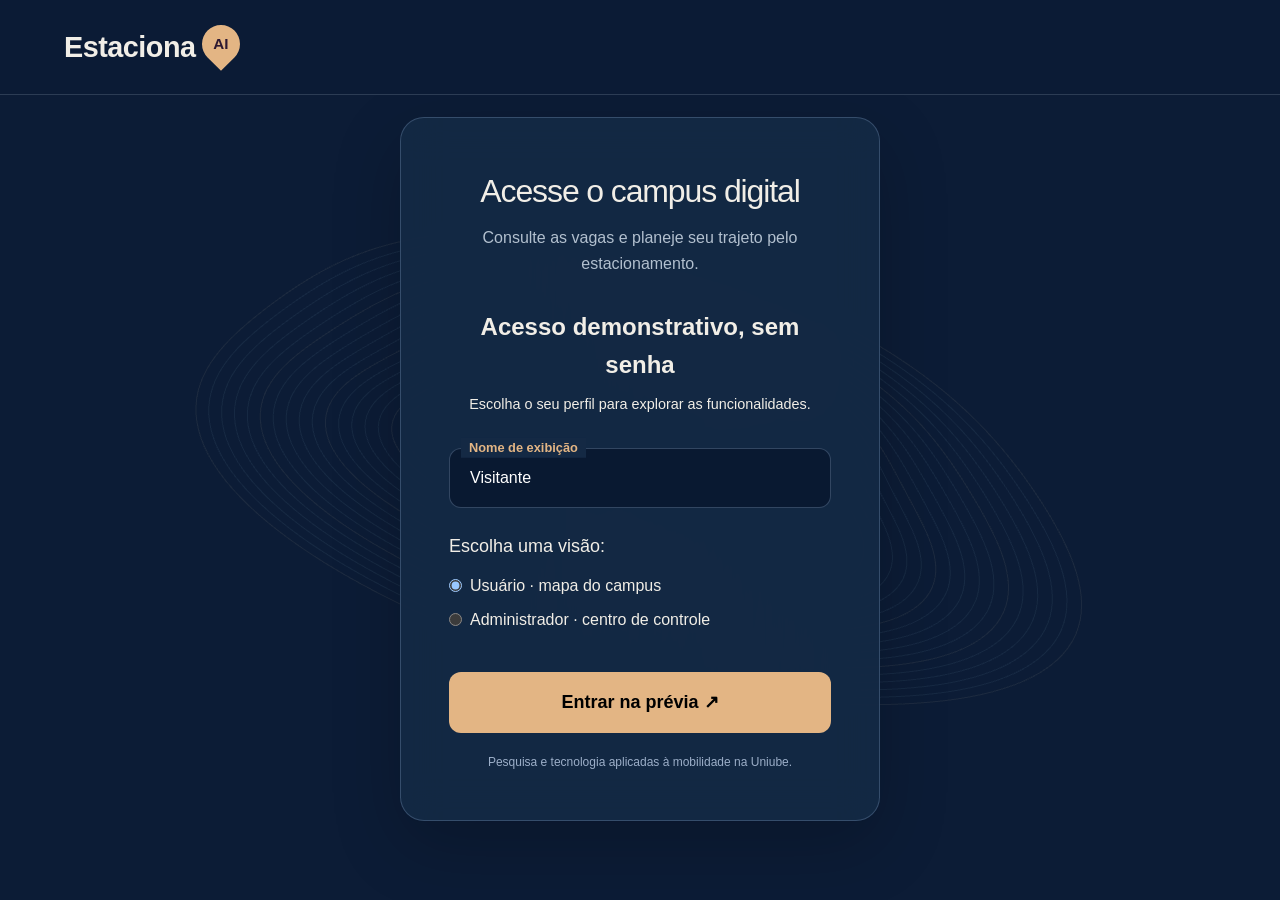
<file: web/dashboard.html>
<!DOCTYPE html>
<html lang="pt-BR">
<head>
    <meta charset="UTF-8">
    <meta name="viewport" content="width=device-width, initial-scale=1.0">
    <title>Painel administrativo — Estaciona AI</title>
    <link rel="icon" href="data:,">
    
    <script>
        // Check for authentication token before rendering the dashboard
        function getCookie(name) {
            const value = `; ${document.cookie}`;
            const parts = value.split(`; ${name}=`);
            if (parts.length === 2) return parts.pop().split(';').shift();
            return null;
        }
        
        const token = localStorage.getItem("estaciona_token") || sessionStorage.getItem("estaciona_token") || getCookie("estaciona_token");
        if (!token) {
            window.location.href = 'login.html';
        }
    </script>

    <script type="importmap">
      {
        "imports": {
          "three": "./lib/three/three.module.js",
          "three/addons/loaders/GLTFLoader.js": "./lib/three/GLTFLoader.js",
          "three/addons/loaders/DRACOLoader.js": "./lib/three/DRACOLoader.js",
          "three/addons/controls/OrbitControls.js": "./lib/three/OrbitControls.js",
          "three/addons/controls/DragControls.js": "./lib/three/DragControls.js"
        }
      }
    </script>
    <style>
        * { margin: 0; padding: 0; box-sizing: border-box; }

        :root {
            --bg-base: #000000;
            --bg-surface: #09090b;
            --primary-green: #10b981;
            --primary-green-dim: rgba(16, 185, 129, 0.15);
            --text-primary: #f8fafc;
            --text-secondary: #71717a;
            --border-subtle: #27272a;
        }

        body {
            font-family: 'JetBrains Mono', monospace;
            background-color: var(--bg-base);
            color: var(--text-primary);
            overflow: hidden;
            width: 100vw;
            height: 100vh;
            -webkit-font-smoothing: antialiased;
        }

        #desktop-environment {
            display: flex;
            width: 100%;
            height: 100%;
            position: relative;
            z-index: 10;
        }

        #sidebar {
            width: 280px;
            background: #050505;
            border-right: 1px solid var(--border-subtle);
            display: flex;
            flex-direction: column;
            padding: 24px;
            z-index: 100;
            transition: transform 0.4s cubic-bezier(0.16, 1, 0.3, 1);
        }

        #sidebar.collapsed {
            position: absolute;
            height: 100vh;
            transform: translateX(-270px);
        }

        #sidebar.collapsed:hover {
            transform: translateX(0);
        }

        .brand-container {
            margin-bottom: 48px;
            position: relative;
            height: 40px;
            display: flex;
            align-items: center;
            padding-left: 16px;
        }

        .brand {
            position: relative;
            z-index: 1;
            display: flex;
            align-items: baseline;
            gap: 4px;
        }

        .brand-text {
            font-family: 'JetBrains Mono', monospace;
            font-weight: 700;
            font-size: 20px;
            letter-spacing: 2px;
            color: var(--text-primary);
            text-transform: uppercase;
        }

        .brand-highlight {
            font-family: 'JetBrains Mono', monospace;
            font-weight: 700;
            font-size: 20px;
            color: var(--primary-green);
        }

        .nav-menu {
            display: flex;
            flex-direction: column;
            gap: 8px;
            flex: 1;
        }

        .nav-label {
            font-family: 'JetBrains Mono', monospace;
            font-size: 10px;
            text-transform: uppercase;
            letter-spacing: 2px;
            color: #52525b;
            font-weight: 700;
            margin-bottom: 8px;
            padding-left: 16px;
            margin-top: 24px;
        }
        
        .nav-label::before {
            content: '// ';
            color: #27272a;
        }

        .nav-item {
            font-family: 'JetBrains Mono', monospace;
            font-weight: 500;
            font-size: 11px;
            letter-spacing: 0.5px;
            padding: 8px 16px;
            border-radius: 0;
            color: var(--text-secondary);
            cursor: pointer;
            transition: all 0.2s ease;
            display: flex;
            align-items: center;
            gap: 12px;
            position: relative;
        }
        
        .nav-item::before {
            content: '>';
            color: #27272a;
            font-weight: 700;
            transition: color 0.2s;
        }

        .nav-item:hover {
            color: var(--text-primary);
            background-color: #18181b;
        }
        
        .nav-item:hover::before {
            color: var(--primary-green);
        }

        .nav-item.active {
            color: var(--primary-green);
            background-color: #18181b;
            font-weight: 600;
            border-left: 2px solid var(--primary-green);
            padding-left: 14px;
        }
        
        .nav-item.active::before {
            color: var(--primary-green);
        }

        .profile-container {
            margin-top: auto;
            position: relative;
        }

        .profile-btn {
            display: flex;
            align-items: center;
            gap: 12px;
            padding: 12px;
            border-radius: 12px;
            background-color: rgba(255, 255, 255, 0.02);
            border: 1px solid var(--border-subtle);
            cursor: pointer;
            transition: all 0.2s ease;
        }

        .profile-btn:hover {
            background-color: rgba(255, 255, 255, 0.05);
        }

        .avatar {
            width: 36px;
            height: 36px;
            border-radius: 0;
            background: var(--primary-green);
            color: #000;
            font-family: 'JetBrains Mono', monospace;
            font-weight: 700;
            font-size: 14px;
            display: flex;
            align-items: center;
            justify-content: center;
        }

        .profile-info {
            display: flex;
            flex-direction: column;
            gap: 2px;
        }

        .p-name {
            font-family: 'JetBrains Mono', monospace;
            font-weight: 600;
            font-size: 12px;
            text-transform: uppercase;
            letter-spacing: 1px;
            color: var(--text-primary);
        }

        .p-role {
            font-family: 'JetBrains Mono', monospace;
            font-size: 10px;
            letter-spacing: 1px;
            text-transform: uppercase;
            color: var(--text-secondary);
        }

        .profile-dropdown {
            position: absolute;
            bottom: calc(100% + 8px);
            left: 0;
            width: 100%;
            background-color: var(--bg-surface);
            border: 1px solid var(--border-subtle);
            border-radius: 12px;
            padding: 8px;
            opacity: 0;
            pointer-events: none;
            transform: translateY(10px);
            transition: all 0.2s ease;
            box-shadow: 0 10px 40px rgba(0, 0, 0, 0.5);
            z-index: 100;
        }

        .profile-dropdown.show {
            opacity: 1;
            pointer-events: auto;
            transform: translateY(0);
        }

        .btn-logout {
            padding: 10px 12px;
            color: #ef4444;
            font-size: 13px;
            font-weight: 500;
            border-radius: 8px;
            cursor: pointer;
            transition: 0.2s;
            display: flex;
            align-items: center;
            gap: 8px;
        }

        .btn-logout:hover {
            background-color: rgba(239, 68, 68, 0.1);
        }

        #workspace {
            flex: 1;
            position: relative;
            background-color: transparent;
        }

        #canvas-layer {
            position: absolute;
            top: 0; left: 0;
            width: 100%; height: 100%;
            z-index: 1;
        }

        .home-widget {
            position: absolute;
            top: 50%;
            left: 50%;
            transform: translate(-50%, -50%);
            display: flex;
            flex-direction: column;
            align-items: center;
            gap: 16px;
            z-index: 5;
            pointer-events: none;
            text-align: center;
        }

        .hw-greeting {
            font-family: 'JetBrains Mono', monospace;
            font-weight: 700;
            font-size: 48px;
            letter-spacing: 2px;
            color: var(--text-primary);
            line-height: 1;
        }

        .hw-greeting span.hollow-text {
            color: var(--primary-green);
        }

        .hw-time {
            font-family: 'JetBrains Mono', monospace;
            font-size: 12px;
            letter-spacing: 4px;
            color: var(--text-secondary);
            text-transform: uppercase;
        }

        .hw-status-container {
            display: flex;
            align-items: center;
            gap: 12px;
            margin-top: 12px;
        }

        .hw-value {
            font-family: 'JetBrains Mono', monospace;
            font-weight: 600;
            font-size: 11px;
            letter-spacing: 2px;
            color: var(--primary-green);
            display: flex;
            align-items: center;
            gap: 12px;
            text-transform: uppercase;
        }

        .status-dot {
            width: 8px;
            height: 8px;
            border-radius: 50%;
            background-color: var(--primary-green);
            box-shadow: 0 0 16px var(--primary-green);
            animation: pulse-dot 2s infinite alternate;
        }

        @keyframes pulse-dot {
            0% { opacity: 0.2; transform: scale(0.8); }
            100% { opacity: 1; transform: scale(1.2); }
        }

        #tiling-container {
            position: absolute;
            top: 0; left: 0; right: 0; bottom: 0;
            padding: 16px;
            display: none;
            gap: 16px;
            z-index: 50;
        }

        #tiling-container.tiling-active {
            display: grid;
        }

        #tiling-container.tiling-1 { grid-template-columns: 1fr; grid-template-rows: 1fr; }
        #tiling-container.tiling-2 { grid-template-columns: 1fr 1fr; grid-template-rows: 1fr; }
        #tiling-container.tiling-3 { grid-template-columns: 1fr 1fr; grid-template-rows: 1fr 1fr; }
        #tiling-container.tiling-3 > .tiling-window:nth-child(1) { grid-row: span 2; }
        #tiling-container.tiling-4 { grid-template-columns: 1fr 1fr; grid-template-rows: 1fr 1fr; }

        #tiling-container.calibration-mode {
            grid-template-columns: 1fr 1fr !important;
            grid-template-rows: 1fr 1fr !important;
            grid-template-areas: none !important;
        }
        
        #tiling-container.calibration-mode #win-recon { grid-column: 1 !important; grid-row: 1 / span 2 !important; }
        #tiling-container.calibration-mode #win-ortho { grid-column: 2 !important; grid-row: 1 !important; }
        #tiling-container.calibration-mode #win-points { grid-column: 2 !important; grid-row: 2 !important; }

        .tiling-window {
            background: rgba(9, 9, 11, 0.95);
            border: 1px solid var(--border-subtle);
            border-radius: 4px;
            display: flex;
            flex-direction: column;
            box-shadow: 0 4px 20px rgba(0, 0, 0, 0.5);
            overflow: hidden;
            animation: tile-pop 0.3s cubic-bezier(0.175, 0.885, 0.32, 1.275);
            transition: all 0.4s cubic-bezier(0.16, 1, 0.3, 1); will-change: transform, opacity; transform: translateZ(0);
        }

        @keyframes tile-pop {
            from { opacity: 0; transform: scale(0.95); }
            to { opacity: 1; transform: scale(1); }
        }

        .tiling-window.fullscreen {
            position: fixed !important;
            top: 16px !important;
            left: 16px !important;
            right: 16px !important;
            bottom: 16px !important;
            width: calc(100vw - 32px) !important;
            height: calc(100vh - 32px) !important;
            z-index: 9999 !important;
        }

        .fw-header {
            display: flex;
            align-items: center;
            justify-content: space-between;
            padding: 0 16px;
            height: 44px;
            border-bottom: 1px solid rgba(255, 255, 255, 0.06);
            background: transparent;
            flex-shrink: 0;
        }

        .fw-controls-mac {
            display: flex;
            gap: 8px;
            align-items: center;
            width: 60px;
        }

        .mac-btn {
            width: 14px;
            height: 14px;
            border-radius: 50%;
            border: none;
            cursor: pointer;
            transition: all 0.2s cubic-bezier(0.4, 0, 0.2, 1);
        }
        .mac-btn:hover {
            transform: scale(1.15);
        }

        .mac-close { 
            background: #ed6a5e; 
            box-shadow: 0 0 0 1px rgba(0, 0, 0, 0.1) inset; 
        }

        .fw-body {
            flex: 1;
            padding: 24px;
            overflow-y: hidden;
            display: flex;
            flex-direction: column;
            position: relative;
        }

        #mobile-blocker {
            display: none; position: fixed; top: 0; left: 0; width: 100vw; height: 100vh;
            background: var(--bg-base); z-index: 9999; flex-direction: column; align-items: center; justify-content: center; padding: 32px; text-align: center;
        }
        .m-icon { font-size: 40px; margin-bottom: 24px; color: var(--primary-green); }
        .m-title { font-family: 'Space Grotesk', sans-serif; font-weight: 700; font-size: 24px; letter-spacing: -1px; margin-bottom: 12px; }
        .m-desc { color: var(--text-secondary); font-size: 15px; max-width: 340px; line-height: 1.6; }

        @media (max-width: 1024px) { #desktop-environment { display: none !important; } #mobile-blocker { display: flex !important; } }
    </style>
    <link rel="stylesheet" href="css/experience.css?v=4">
</head>
<body class="admin-page">

    <div id="mobile-blocker">
        <div class="m-icon">🖥️</div>
        <div class="m-title" data-i18n="mobile.title">Acesso restrito</div>
        <div class="m-desc" data-i18n="mobile.desc">O painel administrativo requer uma tela maior para visualização 3D e calibração.</div>
    </div>

    <div id="desktop-environment">
        
        <nav id="sidebar">
            <div class="brand-container">
                <div class="brand">
                    <div class="brand-text">ESTACIONA</div>
                    <div class="brand-highlight">AI</div>
                </div>
            </div>

            <div class="nav-menu">
                <div class="nav-label" style="margin-top: 16px;" data-i18n="nav.overview">Visão geral</div>
                <button type="button" class="nav-item active" data-app="home"><svg class="nav-icon" viewBox="0 0 24 24" aria-hidden="true"><path d="m3 10 9-7 9 7v10a1 1 0 0 1-1 1H4a1 1 0 0 1-1-1V10Z"/><path d="M9 21v-7h6v7"/></svg><span data-i18n="nav.home">Início</span></button>
                <button type="button" class="nav-item" data-app="analytics"><svg class="nav-icon" viewBox="0 0 24 24" aria-hidden="true"><path d="M4 20V12m5 8V7m5 13v-5m5 5V4M2 20h20"/></svg><span data-i18n="nav.analytics">Análises</span></button>
                
                <div class="nav-label" style="margin-top: 16px;" data-i18n="nav.mapControls">Controles do mapa</div>
                <button type="button" class="nav-item" data-app="points"><svg class="nav-icon" viewBox="0 0 24 24" aria-hidden="true"><circle cx="12" cy="12" r="7"/><circle cx="12" cy="12" r="2"/><path d="M12 2v3m0 14v3M2 12h3m14 0h3"/></svg><span data-i18n="nav.points">Calibração de pontos</span></button>
                <button type="button" class="nav-item" data-app="camera"><svg class="nav-icon" viewBox="0 0 24 24" aria-hidden="true"><path d="M3 7h4l2-2h6l2 2h4v12H3V7Z"/><circle cx="12" cy="13" r="3.5"/></svg><span data-i18n="nav.camera">Câmera e marcadores</span></button>
                <button type="button" class="nav-item" data-app="spots"><svg class="nav-icon" viewBox="0 0 24 24" aria-hidden="true"><rect x="3" y="3" width="7" height="7" rx="1"/><rect x="14" y="3" width="7" height="7" rx="1"/><rect x="3" y="14" width="7" height="7" rx="1"/><rect x="14" y="14" width="7" height="7" rx="1"/></svg><span data-i18n="nav.zones">Gestão de zonas</span></button>
                <button type="button" class="nav-item" data-app="path"><svg class="nav-icon" viewBox="0 0 24 24" aria-hidden="true"><circle cx="5" cy="18" r="2"/><circle cx="19" cy="6" r="2"/><path d="M7 18h5a4 4 0 0 0 0-8h-1a4 4 0 0 1 0-4h6"/></svg><span data-i18n="nav.path">Configuração de rotas</span></button>

                <div class="nav-label" style="margin-top: 16px;" data-i18n="nav.sandbox">Sandbox</div>
                <button type="button" class="nav-item" data-app="ortho"><svg class="nav-icon" viewBox="0 0 24 24" aria-hidden="true"><path d="m3 7 6-3 6 3 6-3v13l-6 3-6-3-6 3V7Zm6-3v13m6-10v13"/></svg><span data-i18n="nav.ortho">Visualização ortomosaico</span></button>
                <button type="button" class="nav-item" data-app="recon"><svg class="nav-icon" viewBox="0 0 24 24" aria-hidden="true"><path d="m12 2 9 5v10l-9 5-9-5V7l9-5Zm-9 5 9 5 9-5m-9 5v10"/></svg><span data-i18n="nav.recon">Reconstrução 3D</span></button>
            </div>

            <div class="profile-container">
                <div class="profile-btn" id="adminProfileBtn">
                    <div class="avatar">A</div>
                    <div class="profile-info">
                        <span class="p-name" data-i18n="profile.role">Administrador</span>
                        <span class="p-role" data-i18n="profile.access">Acesso total</span>
                    </div>
                </div>
                
                <div class="profile-dropdown" id="profileDropdown">
                    <div class="btn-logout" id="logoutBtn">
                        <svg width="14" height="14" viewBox="0 0 24 24" fill="none" stroke="currentColor" stroke-width="2" stroke-linecap="round" stroke-linejoin="round"><path d="M9 21H5a2 2 0 0 1-2-2V5a2 2 0 0 1 2-2h4"></path><polyline points="16 17 21 12 16 7"></polyline><line x1="21" y1="12" x2="9" y2="12"></line></svg>
                        <span data-i18n="profile.logout">Log Out</span>
                    </div>
                </div>
            </div>
        </nav>

        <main id="workspace">
            <div class="workspace-topline" aria-hidden="true"><span>ESTACIONA AI / CENTRO DE CONTROLE</span><span>CAMPUS UNIUBE · GÊMEO DIGITAL</span></div>
            <div id="canvas-layer"></div>
            
            <div class="home-widget" id="homeWidget">
                <p class="hw-eyebrow">ESTACIONA AI / EXPERIÊNCIA ESPACIAL</p>
                <div class="hw-greeting"><span data-i18n="home.welcome">O CAMPUS,</span><br><span class="hollow-text" data-i18n="home.admin">EM SUAS MÃOS.</span></div>
                <p class="hw-description" data-i18n="home.description">Explore o campus em três dimensões, ajuste a leitura das vagas e acompanhe o que acontece em cada área.</p>
                <div class="hw-meta">
                    <div class="hw-status-container"><div class="hw-value"><div class="status-dot"></div><span data-i18n="home.serverStatus">PRONTO PARA EXPLORAR</span></div></div>
                    <div class="hw-time" id="clockDisplay">00 JAN 0000 // 00:00:00</div>
                </div>
                <div class="quick-actions" aria-label="Acesso rápido">
                    <button type="button" class="quick-action" data-launch-app="recon"><span data-i18n="home.action3d">Explorar modelo 3D</span><svg viewBox="0 0 24 24" aria-hidden="true"><path d="M5 12h14m-6-6 6 6-6 6"/></svg></button>
                    <button type="button" class="quick-action" data-launch-app="points"><span data-i18n="home.actionPoints">Calibrar pontos</span><svg viewBox="0 0 24 24" aria-hidden="true"><path d="M5 12h14m-6-6 6 6-6 6"/></svg></button>
                    <button type="button" class="quick-action" data-launch-app="analytics"><span data-i18n="home.actionAnalytics">Abrir análises</span><svg viewBox="0 0 24 24" aria-hidden="true"><path d="M5 12h14m-6-6 6 6-6 6"/></svg></button>
                </div>
            </div>
        </main>
        
    </div>

    <script type="module" src="./js/admin/main.js?v=6"></script>
    <script type="module">
        import { createCampusScene } from './js/campus-scene.js?v=1';
        const ambientCanvas = document.createElement('canvas');
        ambientCanvas.style.cssText = 'width:100%;height:100%;display:block';
        ambientCanvas.setAttribute('aria-hidden', 'true');
        document.getElementById('canvas-layer').appendChild(ambientCanvas);
        createCampusScene(ambientCanvas, { ambient: true });

        document.getElementById('adminProfileBtn').addEventListener('click', () => {
            document.getElementById('profileDropdown').classList.toggle('show');
        });

        document.addEventListener('click', (e) => {
            if (!e.target.closest('#adminProfileBtn')) {
                document.getElementById('profileDropdown').classList.remove('show');
            }
        });

        document.getElementById('logoutBtn').addEventListener('click', (e) => {
            e.stopPropagation();
            sessionStorage.removeItem("estaciona_logged_in");
            sessionStorage.removeItem("estaciona_user");
            sessionStorage.removeItem("estaciona_name");
            sessionStorage.removeItem("estaciona_id");
            sessionStorage.removeItem("estaciona_token");

            localStorage.removeItem("estaciona_logged_in");
            localStorage.removeItem("estaciona_user");
            localStorage.removeItem("estaciona_name");
            localStorage.removeItem("estaciona_id");
            localStorage.removeItem("estaciona_token");

            document.cookie = "estaciona_token=; expires=Thu, 01 Jan 1970 00:00:00 UTC; path=/;";

            window.location.href = 'index.html';
        });

        function updateClock() {
            const now = new Date();
            const time = now.toLocaleTimeString('pt-BR', { hour12: false });
            const date = now.toLocaleDateString('pt-BR', { day: '2-digit', month: 'short', year: 'numeric' }).toUpperCase();
            document.getElementById('clockDisplay').textContent = `${date} // ${time}`;
        }
        setInterval(updateClock, 1000);
        updateClock();
    </script>
</body>
</html>
</file>
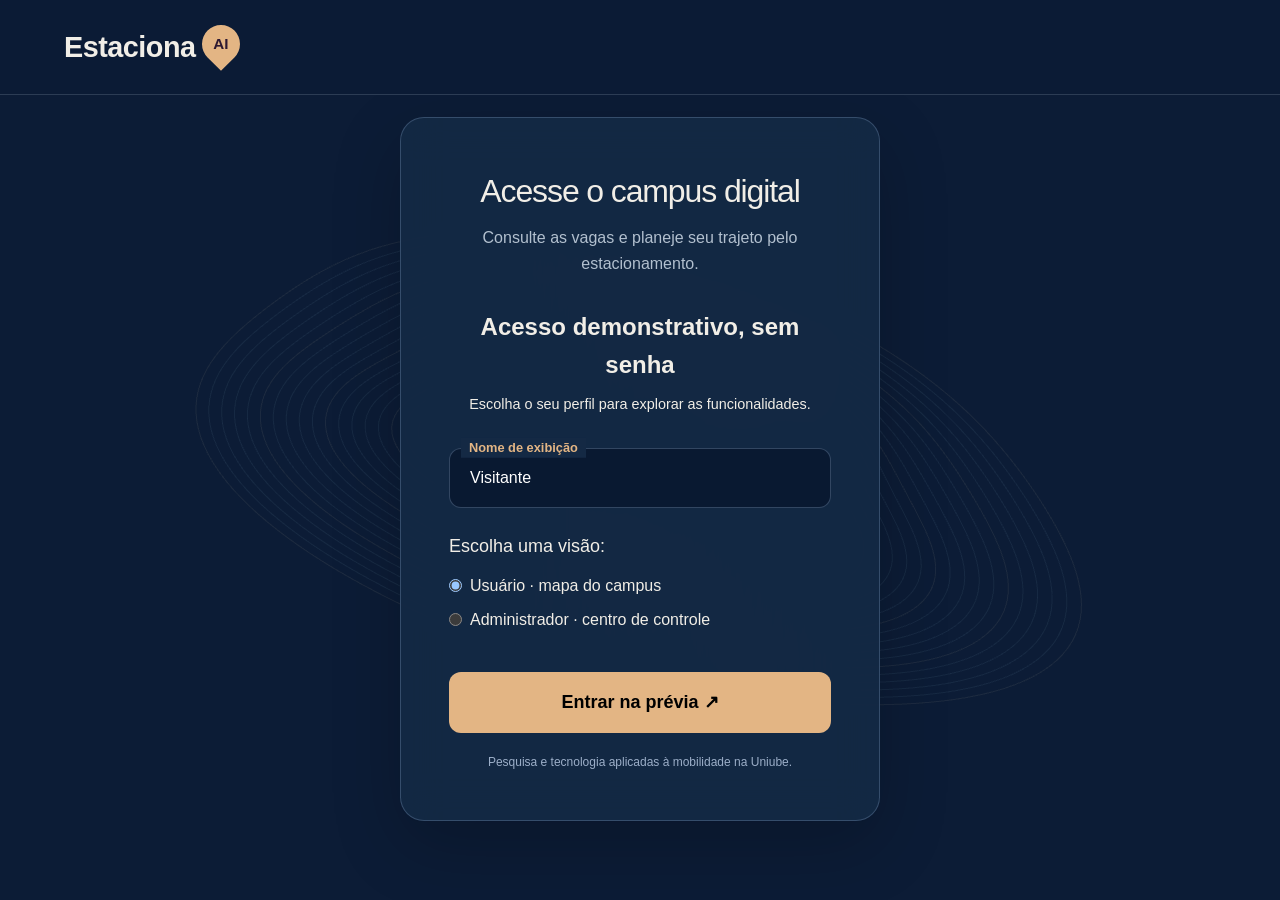
<file: web/login.html>
<!DOCTYPE html>
<html lang="pt-BR">

<head>
  <meta charset="UTF-8">
  <meta name="viewport" content="width=device-width, initial-scale=1.0">
  <title>Acesso - Estaciona AI</title>
  <meta name="description" content="Acesse o painel do Estaciona AI">
  <link rel="stylesheet" href="css/styles.css">
  <style>
    body {
      display: flex;
      flex-direction: column;
      min-height: 100vh;
      background-color: var(--bg-color);
      background-image: radial-gradient(circle at 10% 20%, rgba(28, 167, 69, 0.05) 0%, transparent 20%), 
                        radial-gradient(circle at 90% 80%, rgba(28, 167, 69, 0.08) 0%, transparent 20%);
    }

    .login-wrapper {
      flex: 1;
      display: flex;
      align-items: center;
      justify-content: center;
      padding: 2rem;
      margin-top: 2rem;
    }

    .login-card {
      background: rgba(255, 255, 255, 0.7);
      backdrop-filter: blur(20px);
      -webkit-backdrop-filter: blur(20px);
      border: 1px solid rgba(255, 255, 255, 0.5);
      border-radius: var(--border-radius);
      padding: 2.5rem 2.5rem;
      width: 100%;
      max-width: 440px;
      box-shadow: 0 20px 40px rgba(0, 0, 0, 0.08), 0 1px 3px rgba(0,0,0,0.05);
      transform: translateY(0);
      transition: transform 0.4s ease, box-shadow 0.4s ease;
      animation: slideUp 0.6s cubic-bezier(0.16, 1, 0.3, 1);
    }

    .login-card:hover {
      transform: translateY(-5px);
      box-shadow: 0 25px 50px rgba(0, 0, 0, 0.12), 0 5px 15px rgba(28, 167, 69, 0.05);
    }

    @keyframes slideUp {
      from { opacity: 0; transform: translateY(30px); }
      to { opacity: 1; transform: translateY(0); }
    }

    .login-header {
      text-align: center;
      margin-bottom: 2rem;
    }

    .login-header h2 {
      font-size: 2rem;
      color: var(--text-dark);
      margin-bottom: 0.5rem;
      letter-spacing: -0.5px;
    }

    .login-header p {
      color: var(--text-light);
      font-size: 1rem;
      margin-bottom: 0;
    }

    /* Tabs Styling */
    .auth-tabs {
      display: flex;
      margin-bottom: 2rem;
      border-bottom: 2px solid rgba(0,0,0,0.05);
    }

    .auth-tab {
      flex: 1;
      text-align: center;
      padding: 0.75rem 0;
      cursor: pointer;
      font-weight: 600;
      color: var(--text-light);
      transition: all 0.3s;
      border-bottom: 2px solid transparent;
      margin-bottom: -2px;
    }

    .auth-tab.active {
      color: var(--primary-green);
      border-bottom-color: var(--primary-green);
    }

    .auth-tab:hover:not(.active) {
      color: var(--text-dark);
    }

    .form-section {
      display: none;
      animation: fadeIn 0.4s ease;
    }

    .form-section.active {
      display: block;
    }

    @keyframes fadeIn {
      from { opacity: 0; transform: translateX(10px); }
      to { opacity: 1; transform: translateX(0); }
    }

    .form-group {
      position: relative;
      margin-bottom: 1.5rem;
    }

    .form-control {
      width: 100%;
      padding: 1rem 1.25rem;
      font-family: var(--font-main);
      font-size: 1rem;
      color: var(--text-dark);
      background-color: rgba(255, 255, 255, 0.9);
      border: 2px solid transparent;
      border-radius: 12px;
      outline: none;
      transition: all 0.3s ease;
      box-shadow: inset 0 2px 4px rgba(0,0,0,0.02);
    }

    .form-control:focus {
      border-color: var(--primary-green);
      background-color: #fff;
      box-shadow: 0 0 0 4px rgba(28, 167, 69, 0.1);
    }

    .form-label {
      position: absolute;
      left: 1.25rem;
      top: 50%;
      transform: translateY(-50%);
      color: var(--text-light);
      font-size: 1rem;
      pointer-events: none;
      transition: all 0.3s cubic-bezier(0.16, 1, 0.3, 1);
    }

    .form-control:focus ~ .form-label,
    .form-control:not(:placeholder-shown) ~ .form-label {
      top: 0;
      font-size: 0.8rem;
      font-weight: 600;
      color: var(--primary-dark);
      background: linear-gradient(to bottom, rgba(255,255,255,0) 0%, rgba(255,255,255,1) 50%, rgba(255,255,255,1) 100%);
      padding: 0 0.5rem;
      transform: translateY(-50%) translateX(-0.5rem);
    }

    .checkbox-group {
      display: flex;
      align-items: center;
      margin-bottom: 1.5rem;
      color: var(--text-dark);
      font-weight: 500;
      font-size: 0.95rem;
    }

    .checkbox-group input {
      margin-right: 0.75rem;
      width: 1.2rem;
      height: 1.2rem;
      accent-color: var(--primary-green);
      cursor: pointer;
    }

    .btn-login {
      width: 100%;
      margin-top: 0.5rem;
      padding: 1rem;
      font-size: 1.125rem;
      position: relative;
      overflow: hidden;
      border-radius: 12px;
    }

    .btn-login .spinner {
      display: none;
      width: 22px;
      height: 22px;
      border: 2.5px solid rgba(255,255,255,0.3);
      border-radius: 50%;
      border-top-color: #fff;
      animation: spin 0.8s linear infinite;
      position: absolute;
      top: 50%;
      left: 50%;
      transform: translate(-50%, -50%);
    }

    @keyframes spin {
      to { transform: translate(-50%, -50%) rotate(360deg); }
    }

    .btn-login.loading {
      color: transparent;
      pointer-events: none;
    }

    .btn-login.loading .spinner {
      display: block;
    }

    .utilities-row {
      display: flex; 
      justify-content: space-between; 
      align-items: center; 
      margin-bottom: 1.5rem; 
      font-size: 0.9rem;
    }
  </style>
  <link rel="stylesheet" href="css/experience.css?v=4">
</head>

<body class="login-page">
    <canvas aria-hidden="true" id="login-gl" style="position: fixed; inset: 0; width: 100%; height: 100%; z-index: -1; pointer-events: none;"></canvas>
  <nav class="navbar" style="position: absolute;">
    <div class="container nav-container">
      <a href="index.html" class="logo">
        <span class="logo-text">Estaciona</span>
        <div class="logo-pin"><span>AI</span></div>
      </a>
    </div>
  </nav>

  <main class="login-wrapper">
    <div class="login-card">
      <div class="login-header">
        <h2>Acesse o campus digital</h2>
        <p>Consulte as vagas e planeje seu trajeto pelo estacionamento.</p>
      </div>
      
      <!-- FORM: DEMO LOGIN -->
      <form id="demoForm" class="form-section active" onsubmit="handleDemoLogin(event)">
        <div style="text-align: center; margin-bottom: 2rem;">
          <h3 style="color: var(--primary-green); margin-bottom: 0.5rem;">Acesso demonstrativo, sem senha</h3>
          <p style="color: var(--text-light); font-size: 0.9rem;">Escolha o seu perfil para explorar as funcionalidades.</p>
        </div>

        <div class="form-group">
          <input type="text" id="demoName" class="form-control" placeholder=" " value="Visitante" required>
          <label for="demoName" class="form-label">Nome de exibição</label>
        </div>
        
        <div class="form-group" style="margin-bottom: 2rem;">
          <p style="color: var(--text-dark); margin-bottom: 0.8rem; font-weight: 500;">Escolha uma visão:</p>
          <label style="display: flex; align-items: center; cursor: pointer; color: var(--text-dark); margin-bottom: 0.5rem;">
            <input type="radio" name="demoRole" value="viewer" checked style="margin-right: 0.5rem; accent-color: var(--primary-green);">
            Usuário · mapa do campus
          </label>
          <label style="display: flex; align-items: center; cursor: pointer; color: var(--text-dark);">
            <input type="radio" name="demoRole" value="admin" style="margin-right: 0.5rem; accent-color: var(--primary-green);">
            Administrador · centro de controle
          </label>
        </div>

        <button type="submit" class="btn btn-primary btn-login" id="demoBtn">
          <span>Entrar na prévia ↗</span>
          <div class="spinner"></div>
        </button>
      </form>

      <p class="login-context">Pesquisa e tecnologia aplicadas à mobilidade na Uniube.</p>
    </div>
  </main>

  <script>
    window.addEventListener('DOMContentLoaded', () => {
      const isLoggedIn = localStorage.getItem('estaciona_logged_in') || sessionStorage.getItem('estaciona_logged_in');
      if (isLoggedIn === 'true') {
        const role = localStorage.getItem('estaciona_role') || sessionStorage.getItem('estaciona_role') || 'viewer';
        if (role === 'admin') {
          window.location.href = 'dashboard.html';
        } else {
          window.location.href = 'app.html';
        }
      }
    });

    function handleDemoLogin(event) {
      event.preventDefault();
      const btn = document.getElementById('demoBtn');
      const name = document.getElementById('demoName').value.trim();
      const role = document.querySelector('input[name="demoRole"]:checked').value;

      btn.classList.add('loading');
      
      setTimeout(() => {
        // Fake login
        sessionStorage.setItem('estaciona_logged_in', 'true');
        sessionStorage.setItem('estaciona_user', 'demo@estaciona.tech');
        sessionStorage.setItem('estaciona_name', name || 'Visitante');
        sessionStorage.setItem('estaciona_id', '00000000-0000-0000-0000-000000000000');
        sessionStorage.setItem('estaciona_token', 'demo-token');
        sessionStorage.setItem('estaciona_role', role);
        
        // Mock token cookie for dashboard check
        document.cookie = "estaciona_token=demo-token; path=/";

        if (role === 'admin') {
          window.location.href = 'dashboard.html';
        } else {
          window.location.href = 'app.html';
        }
      }, 800); // add a slight delay for realistic feel
    }
  </script>
    <script type="module" src="js/login-webgl.js?v=2"></script>
  </body>
</html>
</file>
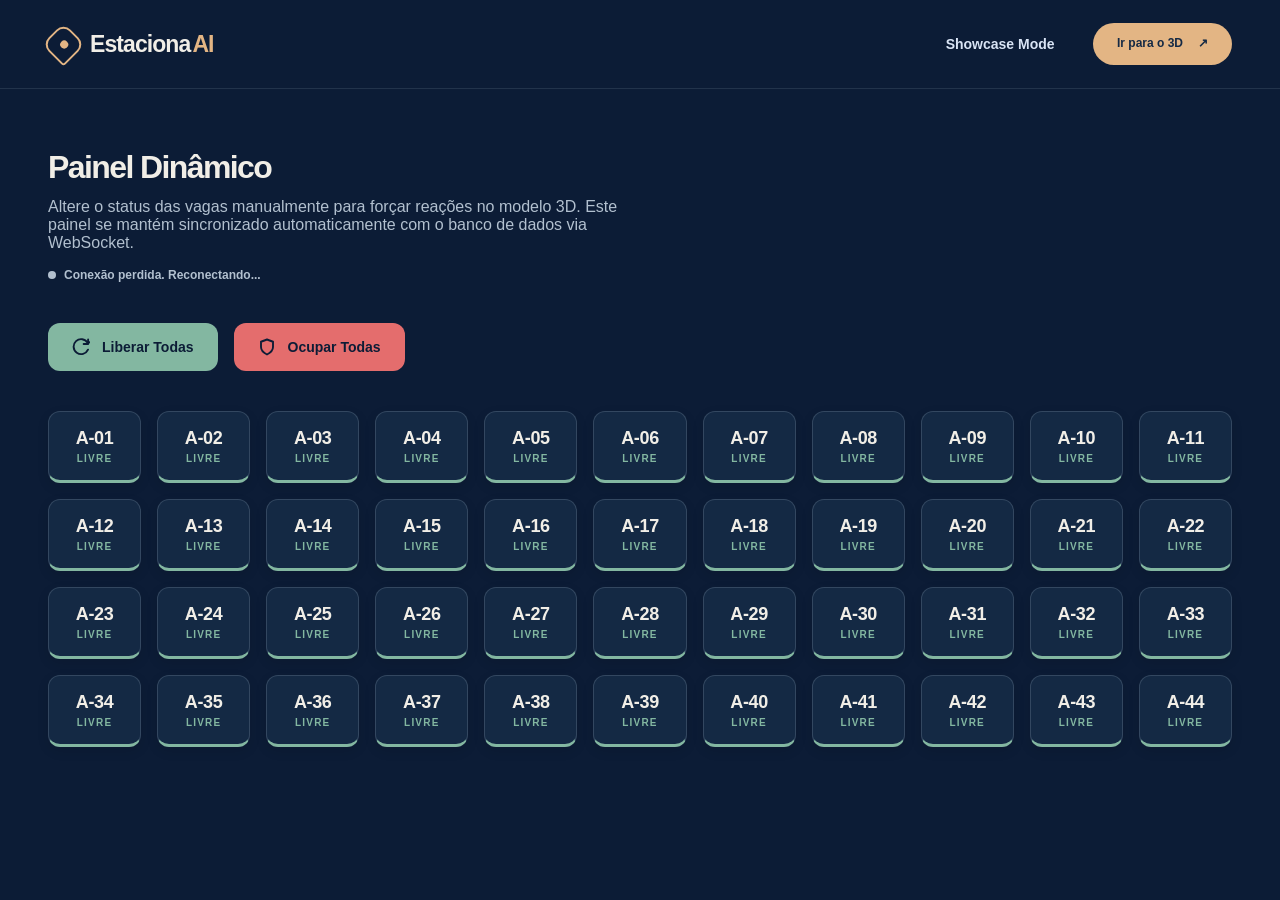
<file: web/painel.html>
<!DOCTYPE html>
<html lang="pt-BR">
  <head>
    <meta charset="UTF-8" />
    <meta name="viewport" content="width=device-width, initial-scale=1.0" />
    <title>Painel Interativo — Estaciona AI</title>
    <link rel="icon" href="data:," />
    <link rel="stylesheet" href="css/experience.css" />
    <style>
      body.landing-page {
        min-height: 100vh;
        display: flex;
        flex-direction: column;
      }
      
      .panel-content {
        flex: 1;
        padding-top: 60px;
        padding-bottom: 80px;
      }

      .panel-header {
        margin-bottom: 40px;
      }

      .panel-header h1 {
        font-size: 32px;
        font-weight: 790;
        letter-spacing: -.05em;
        margin-bottom: 12px;
      }

      .panel-header p {
        color: var(--muted-on-dark);
        font-size: 16px;
        max-width: 600px;
      }

      .actions {
        display: flex;
        gap: 16px;
        margin-bottom: 40px;
        flex-wrap: wrap;
      }

      .btn {
        display: inline-flex;
        align-items: center;
        justify-content: center;
        gap: 12px;
        min-height: 48px;
        padding: 0 24px;
        border-radius: 12px;
        font-weight: 760;
        font-size: 14px;
        border: none;
        cursor: pointer;
        transition: transform .35s var(--ease-out), background .25s ease, opacity .25s ease;
      }

      .btn:hover {
        transform: translateY(-2px);
      }

      .btn-free {
        background: var(--free);
        color: var(--navy);
      }

      .btn-free:hover {
        opacity: 0.85;
      }

      .btn-occ {
        background: #e46d6d;
        color: var(--navy);
      }

      .btn-occ:hover {
        opacity: 0.85;
      }

      .grid {
        display: grid;
        grid-template-columns: repeat(auto-fill, minmax(85px, 1fr));
        gap: 16px;
      }

      .spot-card {
        background: var(--surface);
        border: 1px solid var(--border);
        border-radius: 12px;
        padding: 16px 0;
        text-align: center;
        cursor: pointer;
        transition: all .25s var(--ease-out);
        user-select: none;
        box-shadow: 0 4px 12px rgba(0,0,0,0.1);
      }

      .spot-card:hover {
        background: var(--surface-raised);
        transform: translateY(-2px);
      }

      .spot-card.free {
        border-bottom: 3px solid var(--free);
      }

      .spot-card.occupied {
        border-bottom: 3px solid #e46d6d;
        background: rgba(228, 109, 109, 0.04);
      }

      .spot-card.reserved {
        border-bottom: 3px solid var(--accent);
        background: rgba(227, 181, 132, 0.08);
      }

      .spot-card.loading {
        opacity: 0.4;
        pointer-events: none;
      }

      .spot-id {
        font-weight: 760;
        font-size: 18px;
        letter-spacing: -.02em;
        margin-bottom: 4px;
        color: var(--text-on-dark);
      }

      .spot-status {
        font-size: 10px;
        font-weight: 760;
        text-transform: uppercase;
        letter-spacing: .12em;
      }

      .spot-card.free .spot-status { color: var(--free); }
      .spot-card.occupied .spot-status { color: #e46d6d; }
      .spot-card.reserved .spot-status { color: var(--accent); }
      
      .connection-status {
        display: inline-flex;
        align-items: center;
        gap: 8px;
        font-size: 12px;
        font-weight: 620;
        color: var(--muted-on-dark);
        margin-top: 16px;
      }
      .dot {
        width: 8px; height: 8px; border-radius: 50%;
        background: var(--muted-on-dark);
      }
      .dot.live { background: var(--free); box-shadow: 0 0 8px var(--free); }
    </style>
  </head>
  <body class="landing-page">
    <header class="site-header">
      <nav class="site-nav shell" aria-label="Navegação principal">
        <a class="brand" href="index.html" aria-label="Estaciona AI, início">
          <span class="brand-mark" aria-hidden="true"><span></span></span>
          <span>Estaciona<span class="brand-ai">AI</span></span>
        </a>
        <div class="nav-actions">
          <span class="nav-link" style="cursor:default;">Showcase Mode</span>
          <a class="button button-small" href="app.html">Ir para o 3D <span aria-hidden="true">↗</span></a>
        </div>
      </nav>
    </header>

    <main class="panel-content shell">
      <div class="panel-header">
        <h1>Painel Dinâmico</h1>
        <p>Altere o status das vagas manualmente para forçar reações no modelo 3D. Este painel se mantém sincronizado automaticamente com o banco de dados via WebSocket.</p>
        <div class="connection-status" id="conn-status"><div class="dot" id="conn-dot"></div> Conectando ao Banco...</div>
      </div>

      <div class="actions">
        <button class="btn btn-free" onclick="resetAll()">
          <svg width="18" height="18" viewBox="0 0 24 24" fill="none" stroke="currentColor" stroke-width="2.5" stroke-linecap="round" stroke-linejoin="round"><path d="M21.5 2v6h-6M21.34 15.57a10 10 0 1 1-.59-9.21l5.67-1.42"/></svg>
          Liberar Todas
        </button>
        <button class="btn btn-occ" onclick="fillAll()">
          <svg width="18" height="18" viewBox="0 0 24 24" fill="none" stroke="currentColor" stroke-width="2.5" stroke-linecap="round" stroke-linejoin="round"><path d="M12 22s8-4 8-10V5l-8-3-8 3v7c0 6 8 10 8 10z"/></svg>
          Ocupar Todas
        </button>
      </div>

      <div class="grid" id="grid"></div>
    </main>

    <script>
      const host = window.location.hostname || "localhost";
      const isIP = /^([0-9]{1,3}\.){3}[0-9]{1,3}$/.test(host);
      const isLocal =
          host === "localhost" ||
          host === "127.0.0.1" ||
          host.includes("ngrok") ||
          host.startsWith("192.168.") ||
          host.startsWith("10.") ||
          host.startsWith("172.") ||
          host.endsWith(".local") ||
          isIP;
          
      const API_URL = host.includes("ngrok") ? window.location.origin : (isLocal ? `http://${host}:8000` : "https://api.estaciona.tech");
      const WS_BASE = host.includes("ngrok") ? `${window.location.protocol === "https:" ? "wss:" : "ws:"}//${host}` : isLocal ? `ws://${host}:8000` : "wss://api.estaciona.tech";
      
      const TOKEN = "demo-token";
      const UUID = "00000000-0000-0000-0000-000000000000";

      const grid = document.getElementById('grid');
      const spots = Array.from({length: 44}, (_, i) => `A-${String(i+1).padStart(2, '0')}`);
      const spotStates = {};

      // Initialize Grid
      spots.forEach(id => {
          spotStates[id] = 'free';
          const card = document.createElement('div');
          card.className = 'spot-card free';
          card.id = `card-${id}`;
          card.onclick = () => toggleSpot(id);
          
          const title = document.createElement('div');
          title.className = 'spot-id';
          title.innerText = id;
          
          const stat = document.createElement('div');
          stat.className = 'spot-status';
          stat.id = `stat-${id}`;
          stat.innerText = 'LIVRE';
          
          card.appendChild(title);
          card.appendChild(stat);
          grid.appendChild(card);
      });

      function updateCardUI(id, status) {
          const card = document.getElementById(`card-${id}`);
          const stat = document.getElementById(`stat-${id}`);
          if(!card || !stat) return;
          
          spotStates[id] = status;
          
          card.classList.remove('free', 'occupied', 'reserved');
          
          if (status === 'occupied') {
              card.classList.add('occupied');
              stat.innerText = 'OCUPADA';
          } else if (status === 'reserved') {
              card.classList.add('reserved');
              stat.innerText = 'RESERVADA';
          } else {
              card.classList.add('free');
              stat.innerText = 'LIVRE';
          }
      }

      // Sync via WebSocket
      function connectWS() {
          const wsUrl = `${WS_BASE}/ws/app?user_id=${UUID}&token=${TOKEN}`;
          const ws = new WebSocket(wsUrl);
          const st = document.getElementById('conn-status');
          const dt = document.getElementById('conn-dot');

          ws.onopen = () => {
              st.childNodes[1].nodeValue = " Sincronizado ao vivo";
              dt.classList.add('live');
          };
          ws.onmessage = (e) => {
              try {
                  const data = JSON.parse(e.data);
                  if (data.type === "SPOT_UPDATE") {
                      updateCardUI(data.spot_id, data.status);
                  }
              } catch(e){}
          };
          ws.onclose = () => {
              st.childNodes[1].nodeValue = " Conexão perdida. Reconectando...";
              dt.classList.remove('live');
              setTimeout(connectWS, 3000);
          };
      }
      connectWS();

      // REST Updates
      async function setSpotStatus(id, status) {
          const card = document.getElementById(`card-${id}`);
          card.classList.add('loading');
          try {
              const res = await fetch(`${API_URL}/spots/${id}/status`, {
                  method: 'PUT',
                  headers: { 'Content-Type': 'application/json', 'Authorization': `Bearer ${TOKEN}` },
                  body: JSON.stringify({ status })
              });
              if (!res.ok) console.error(`Erro: ${res.status}`);
              if(res.ok) updateCardUI(id, status);
          } catch (err) {
              console.error(err);
          }
          card.classList.remove('loading');
      }

      async function toggleSpot(id) {
          const current = spotStates[id];
          let next = 'free';
          if (current === 'free') next = 'occupied';
          else if (current === 'occupied') next = 'reserved';
          else if (current === 'reserved') next = 'free';
          
          await setSpotStatus(id, next);
      }
      async function resetAll() {
          if(!confirm("Liberar todas as 44 vagas?")) return;
          await Promise.all(spots.map(id => setSpotStatus(id, 'free')));
      }
      async function fillAll() {
          if(!confirm("Ocupar todas as 44 vagas?")) return;
          await Promise.all(spots.map(id => setSpotStatus(id, 'occupied')));
      }
    </script>
  </body>
</html>
</file>
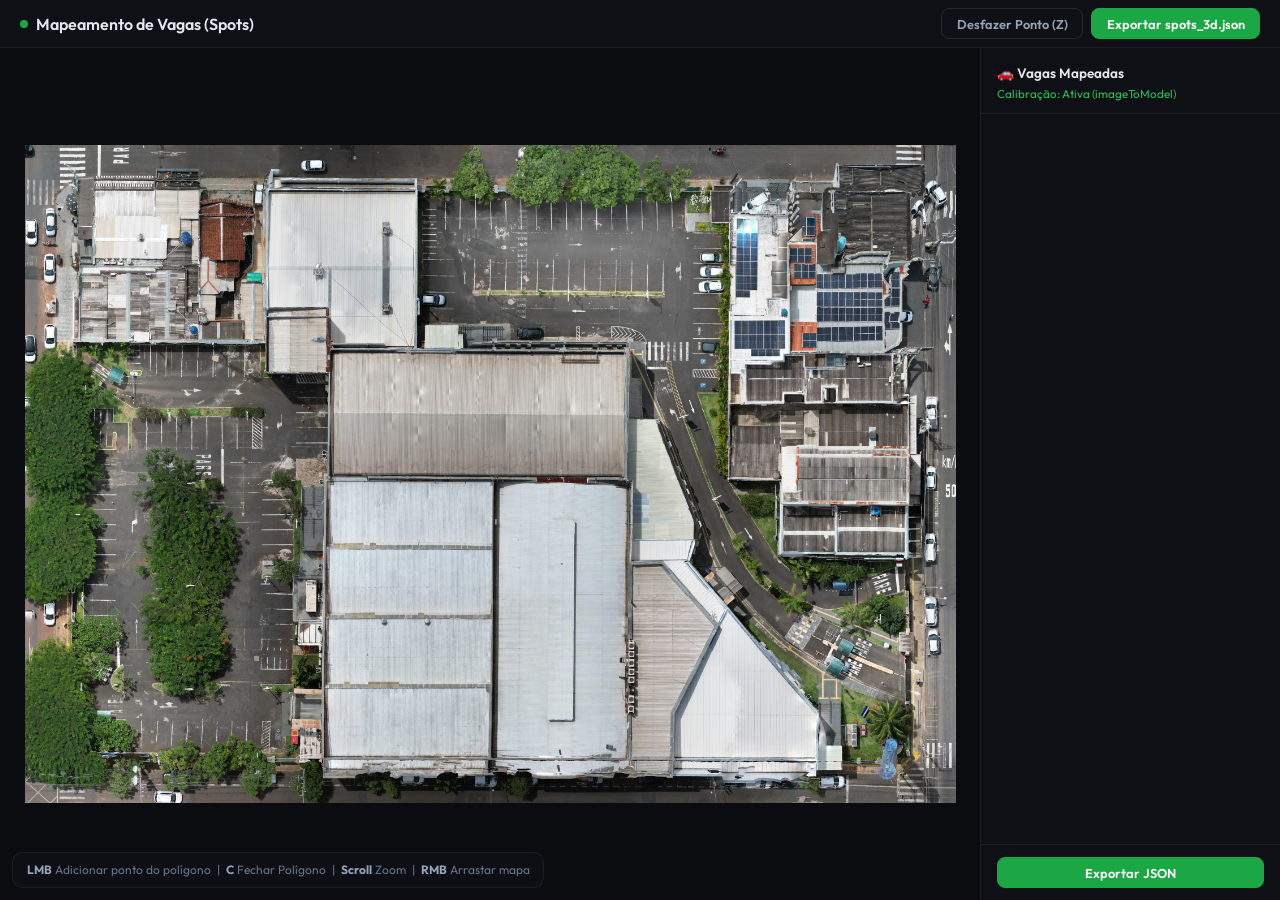
<file: web/calibration/calibrate_spots.html>
<!DOCTYPE html>
<html lang="pt-BR">

<head>
  <meta charset="UTF-8">
  <meta name="viewport" content="width=device-width, initial-scale=1.0">
  <title>Mapeamento de Vagas — Estaciona AI</title>
  <link rel="preconnect" href="https://fonts.googleapis.com">
  <link rel="preconnect" href="https://fonts.gstatic.com" crossorigin>
  <link href="https://fonts.googleapis.com/css2?family=Outfit:wght@300;400;500;600;700;800&display=swap"
    rel="stylesheet">
  <style>
    :root {
      --primary-green: #1ca745;
      --font-main: 'Outfit', sans-serif;
    }

    * { margin: 0; padding: 0; box-sizing: border-box; }

    body {
      font-family: var(--font-main);
      background: #0f1117;
      color: #e2e8f0;
      overflow: hidden;
      height: 100vh;
    }

    .cal-nav {
      position: fixed;
      top: 0; left: 0; right: 0;
      height: 48px;
      display: flex;
      align-items: center;
      justify-content: space-between;
      padding: 0 1.25rem;
      background: rgba(15, 17, 23, 0.9);
      backdrop-filter: blur(12px);
      border-bottom: 1px solid rgba(255, 255, 255, 0.06);
      z-index: 100;
    }

    .cal-nav .title {
      font-size: 1rem;
      font-weight: 600;
      color: #e2e8f0;
      display: flex;
      align-items: center;
      gap: 0.5rem;
    }

    .cal-nav .title .dot {
      width: 8px; height: 8px;
      background: var(--primary-green);
      border-radius: 50%;
      animation: pulse-dot 2s infinite;
    }

    @keyframes pulse-dot {
      0%, 100% { opacity: 1; }
      50% { opacity: 0.4; }
    }

    .nav-actions {
      display: flex;
      gap: 0.5rem;
    }

    .btn-action {
      padding: 0.4rem 0.9rem;
      border-radius: 8px;
      font-family: var(--font-main);
      font-size: 0.8rem;
      font-weight: 600;
      cursor: pointer;
      transition: all 0.2s ease;
      border: 1px solid rgba(255,255,255,0.1);
      background: transparent;
      color: #94a3b8;
    }

    .btn-action:hover {
      background: rgba(255,255,255,0.05);
      color: #e2e8f0;
    }

    .btn-action.primary {
      background: var(--primary-green);
      border-color: var(--primary-green);
      color: #fff;
    }

    .btn-action.primary:hover {
      background: #158a36;
    }

    .main-layout {
      position: fixed;
      top: 48px; left: 0; right: 300px; bottom: 0;
      background: #0a0c10;
      overflow: hidden;
      cursor: crosshair;
    }

    #orthoCanvas {
      position: absolute;
      top: 0; left: 0;
    }

    .sidebar {
      position: fixed;
      top: 48px; right: 0; bottom: 0;
      width: 300px;
      background: rgba(15, 17, 23, 0.95);
      border-left: 1px solid rgba(255,255,255,0.06);
      display: flex;
      flex-direction: column;
      z-index: 90;
    }

    .sidebar-header {
      padding: 1rem 1rem 0.75rem;
      border-bottom: 1px solid rgba(255,255,255,0.06);
    }

    .sidebar-header h3 {
      font-size: 0.85rem;
      font-weight: 600;
      color: #e2e8f0;
      margin-bottom: 0.25rem;
    }

    .sidebar-header p {
      font-size: 0.72rem;
      color: #64748b;
      margin: 0;
    }

    .spot-list {
      flex: 1;
      overflow-y: auto;
      padding: 0.5rem;
    }

    .spot-item {
      display: flex;
      flex-direction: column;
      gap: 0.3rem;
      padding: 0.6rem 0.7rem;
      border-radius: 8px;
      margin-bottom: 0.35rem;
      background: rgba(255,255,255,0.03);
      border: 1px solid rgba(255,255,255,0.04);
      transition: all 0.2s;
    }

    .spot-row {
      display: flex;
      align-items: center;
      gap: 0.5rem;
    }

    .spot-id {
      font-size: 0.85rem;
      font-weight: 700;
      color: #e2e8f0;
      flex: 1;
    }

    .spot-pts {
      font-size: 0.7rem;
      color: #94a3b8;
    }

    .btn-delete {
      background: none;
      border: none;
      color: #475569;
      cursor: pointer;
      font-size: 1.1rem;
      padding: 0.2rem;
      line-height: 1;
      transition: color 0.2s;
    }

    .btn-delete:hover {
      color: #f87171;
    }

    .sidebar-footer {
      padding: 0.75rem 1rem;
      border-top: 1px solid rgba(255,255,255,0.06);
    }

    .instructions {
      position: fixed;
      bottom: 0.75rem;
      left: 0.75rem;
      background: rgba(15, 17, 23, 0.85);
      backdrop-filter: blur(12px);
      border: 1px solid rgba(255,255,255,0.06);
      border-radius: 10px;
      padding: 0.6rem 0.85rem;
      z-index: 60;
      font-size: 0.75rem;
      color: #64748b;
      pointer-events: none;
    }

    .instructions strong { color: #94a3b8; }
    .instructions kbd {
      background: rgba(255,255,255,0.1);
      padding: 0.1rem 0.3rem;
      border-radius: 4px;
      color: #e2e8f0;
      font-family: monospace;
    }

    .modal-overlay {
      position: fixed;
      top: 0; left: 0; right: 0; bottom: 0;
      background: rgba(0, 0, 0, 0.7);
      display: flex;
      align-items: center;
      justify-content: center;
      z-index: 200;
      opacity: 0;
      pointer-events: none;
      transition: opacity 0.2s;
    }
    .modal-overlay.active {
      opacity: 1;
      pointer-events: auto;
    }
    .modal {
      background: #0f1117;
      border: 1px solid rgba(255,255,255,0.1);
      border-radius: 12px;
      padding: 1.5rem;
      width: 300px;
    }
    .modal h3 { font-size: 1rem; margin-bottom: 1rem; color: #e2e8f0; }
    .modal input {
      width: 100%;
      padding: 0.5rem;
      background: rgba(255,255,255,0.05);
      border: 1px solid rgba(255,255,255,0.1);
      border-radius: 6px;
      color: white;
      font-family: var(--font-main);
      margin-bottom: 1rem;
    }
    .modal .modal-actions { display: flex; gap: 0.5rem; justify-content: flex-end; }
  </style>
</head>

<body>
  <nav class="cal-nav">
    <div class="title">
      <div class="dot"></div>
      Mapeamento de Vagas (Spots)
    </div>
    <div class="nav-actions">
      <button class="btn-action" onclick="undoPoint()" id="btnUndo" disabled>Desfazer Ponto (Z)</button>
      <button class="btn-action primary" onclick="exportSpots()">Exportar spots_3d.json</button>
    </div>
  </nav>

  <div class="main-layout" id="mainLayout">
    <canvas id="orthoCanvas"></canvas>
  </div>

  <div class="sidebar">
    <div class="sidebar-header">
      <h3>🚗 Vagas Mapeadas</h3>
      <p id="calibrationStatus">Aguardando calibração...</p>
    </div>
    <div class="spot-list" id="spotList"></div>
    <div class="sidebar-footer">
      <button class="btn-action primary" style="width: 100%; text-align: center;" onclick="exportSpots()">Exportar JSON</button>
    </div>
  </div>

  <div class="instructions">
    <strong>LMB</strong> Adicionar ponto do polígono &nbsp;|&nbsp;
    <strong>C</strong> Fechar Polígono &nbsp;|&nbsp;
    <strong>Scroll</strong> Zoom &nbsp;|&nbsp;
    <strong>RMB</strong> Arrastar mapa
  </div>

  <div class="modal-overlay" id="idModal">
    <div class="modal">
      <h3>Identificador da Vaga</h3>
      <input type="text" id="spotIdInput" placeholder="Ex: A-01" autocomplete="off">
      <div class="modal-actions">
        <button class="btn-action" onclick="cancelSpot()">Cancelar</button>
        <button class="btn-action primary" onclick="confirmSpot()">Salvar</button>
      </div>
    </div>
  </div>

  <script>
    const canvas = document.getElementById('orthoCanvas');
    const ctx = canvas.getContext('2d');
    const layout = document.getElementById('mainLayout');
    
    let orthoImg = new Image();
    let imgScale = 1;
    let imgOffX = 0;
    let imgOffY = 0;
    
    let isDragging = false;
    let dragStartX = 0;
    let dragStartY = 0;

    let spots = []; // Array de vagas concluídas
    let currentPolygon = []; // Polígono atual sendo desenhado
    let calibrationTransform = null; // matrix {a,b,c,d,tx,ty}

    // ── Loader ──
    async function init() {
      try {
        const res = await fetch('../data/ortho_calibration.json');
        if (!res.ok) throw new Error('Falha ao carregar ortho_calibration.json');
        const calData = await res.json();
        calibrationTransform = calData.transform.imageToModel;
        document.getElementById('calibrationStatus').textContent = "Calibração: Ativa (imageToModel)";
        document.getElementById('calibrationStatus').style.color = "#22c55e";
        
        orthoImg.src = '../assets/images/' + (calData.image ? calData.image.split('/').pop() : 'uniube_ortho_projection.png');
        orthoImg.onload = () => {
          fitImage();
          draw();
        };
      } catch (err) {
        console.error(err);
        document.getElementById('calibrationStatus').textContent = "Erro: " + err.message;
        document.getElementById('calibrationStatus').style.color = "#f87171";
      }
    }

    function fitImage() {
      const w = layout.clientWidth;
      const h = layout.clientHeight;
      canvas.width = w;
      canvas.height = h;

      if (!orthoImg.complete || orthoImg.naturalWidth === 0) return;

      const scaleX = w / orthoImg.width;
      const scaleY = h / orthoImg.height;
      imgScale = Math.min(scaleX, scaleY) * 0.95;
      imgOffX = (w - orthoImg.width * imgScale) / 2;
      imgOffY = (h - orthoImg.height * imgScale) / 2;
    }

    function applyTransform(pt, t) {
      return {
        x: t.a * pt.x + t.b * pt.y + t.tx,
        z: t.c * pt.x + t.d * pt.y + t.ty
      };
    }

    function calcCenter(pts) {
      if(pts.length === 0) return {x:0, y:0};
      let x = 0, y = 0;
      for(let p of pts) { x += p.x; y += p.y; }
      return { x: x/pts.length, y: y/pts.length };
    }

    // ── Drawing ──
    function draw() {
      const w = canvas.width;
      const h = canvas.height;
      ctx.clearRect(0, 0, w, h);
      
      if (orthoImg.complete && orthoImg.naturalWidth > 0) {
        ctx.drawImage(
          orthoImg,
          imgOffX, imgOffY,
          orthoImg.width * imgScale,
          orthoImg.height * imgScale
        );
      }

      // Vagas concluídas
      spots.forEach(spot => {
        if (spot.pixels.length === 0) return;
        ctx.beginPath();
        const first = spot.pixels[0];
        ctx.moveTo(imgOffX + first.x * imgScale, imgOffY + first.y * imgScale);
        for(let i=1; i<spot.pixels.length; i++) {
          const pt = spot.pixels[i];
          ctx.lineTo(imgOffX + pt.x * imgScale, imgOffY + pt.y * imgScale);
        }
        ctx.closePath();
        ctx.fillStyle = "rgba(28, 167, 69, 0.3)";
        ctx.fill();
        ctx.strokeStyle = "#1ca745";
        ctx.lineWidth = 2;
        ctx.stroke();

        // Id text
        const center = calcCenter(spot.pixels);
        const cx = imgOffX + center.x * imgScale;
        const cy = imgOffY + center.y * imgScale;
        ctx.fillStyle = "#fff";
        ctx.font = "bold 14px Outfit";
        ctx.textAlign = "center";
        ctx.textBaseline = "middle";
        // text outline
        ctx.strokeStyle = "#000";
        ctx.lineWidth = 3;
        ctx.strokeText(spot.id, cx, cy);
        ctx.fillText(spot.id, cx, cy);
      });

      // Polígono atual
      if (currentPolygon.length > 0) {
        ctx.beginPath();
        const first = currentPolygon[0];
        ctx.moveTo(imgOffX + first.x * imgScale, imgOffY + first.y * imgScale);
        for(let i=1; i<currentPolygon.length; i++) {
          const pt = currentPolygon[i];
          ctx.lineTo(imgOffX + pt.x * imgScale, imgOffY + pt.y * imgScale);
        }
        ctx.strokeStyle = "#f59e0b";
        ctx.lineWidth = 2;
        ctx.stroke();

        currentPolygon.forEach(pt => {
          ctx.beginPath();
          ctx.arc(imgOffX + pt.x * imgScale, imgOffY + pt.y * imgScale, 4, 0, Math.PI*2);
          ctx.fillStyle = "#f59e0b";
          ctx.fill();
        });
      }
    }

    // ── Interaction ──
    layout.addEventListener('mousedown', e => {
      if (e.button === 2 || e.button === 1) {
        isDragging = true;
        dragStartX = e.clientX - imgOffX;
        dragStartY = e.clientY - imgOffY;
        layout.style.cursor = 'grabbing';
      }
    });

    layout.addEventListener('mousemove', e => {
      if (isDragging) {
        imgOffX = e.clientX - dragStartX;
        imgOffY = e.clientY - dragStartY;
        draw();
      }
    });

    window.addEventListener('mouseup', e => {
      if (isDragging) {
        isDragging = false;
        layout.style.cursor = 'crosshair';
      }
    });

    layout.addEventListener('wheel', e => {
      e.preventDefault();
      const rect = canvas.getBoundingClientRect();
      const mx = e.clientX - rect.left;
      const my = e.clientY - rect.top;

      const oldScale = imgScale;
      const factor = e.deltaY < 0 ? 1.1 : 0.9;
      imgScale *= factor;
      imgScale = Math.max(0.05, Math.min(imgScale, 10));

      imgOffX = mx - (mx - imgOffX) * (imgScale / oldScale);
      imgOffY = my - (my - imgOffY) * (imgScale / oldScale);

      draw();
    });

    layout.addEventListener('contextmenu', e => e.preventDefault());

    layout.addEventListener('click', e => {
      if (isDragging) return; // avoid click on drag end
      const rect = canvas.getBoundingClientRect();
      const mx = e.clientX - rect.left;
      const my = e.clientY - rect.top;

      const px = (mx - imgOffX) / imgScale;
      const py = (my - imgOffY) / imgScale;

      currentPolygon.push({ x: px, y: py });
      document.getElementById('btnUndo').disabled = false;
      draw();
    });

    window.addEventListener('keydown', e => {
      if (e.key.toLowerCase() === 'z') {
        undoPoint();
      }
      if (e.key.toLowerCase() === 'c' && currentPolygon.length >= 3) {
        finishPolygon();
      }
    });

    function undoPoint() {
      if (currentPolygon.length > 0) {
        currentPolygon.pop();
        if (currentPolygon.length === 0) document.getElementById('btnUndo').disabled = true;
        draw();
      }
    }

    function finishPolygon() {
      if (currentPolygon.length < 3) return;
      document.getElementById('idModal').classList.add('active');
      const input = document.getElementById('spotIdInput');
      input.value = '';
      input.focus();
    }

    function cancelSpot() {
      document.getElementById('idModal').classList.remove('active');
    }

    function confirmSpot() {
      const id = document.getElementById('spotIdInput').value.trim();
      if (!id) return;

      spots.push({
        id: id,
        pixels: [...currentPolygon]
      });

      currentPolygon = [];
      document.getElementById('btnUndo').disabled = true;
      document.getElementById('idModal').classList.remove('active');
      draw();
      renderSidebar();
    }

    document.getElementById('spotIdInput').addEventListener('keyup', e => {
      if (e.key === 'Enter') confirmSpot();
      if (e.key === 'Escape') cancelSpot();
    });

    // ── Sidebar ──
    function renderSidebar() {
      const list = document.getElementById('spotList');
      list.innerHTML = '';
      
      spots.forEach((spot, idx) => {
        const div = document.createElement('div');
        div.className = 'spot-item';
        div.innerHTML = `
          <div class="spot-row">
            <span class="spot-id">${spot.id}</span>
            <span class="spot-pts">${spot.pixels.length} pts</span>
            <button class="btn-delete" title="Remover" onclick="deleteSpot(${idx})">&times;</button>
          </div>
        `;
        list.appendChild(div);
      });
    }

    window.deleteSpot = function(idx) {
      spots.splice(idx, 1);
      renderSidebar();
      draw();
    }

    window.addEventListener('resize', () => {
      fitImage();
      draw();
    });

    // ── Export ──
    window.exportSpots = function() {
      if (!calibrationTransform) {
        alert("A calibração não está carregada.");
        return;
      }
      
      const exported = [];

      spots.forEach(spot => {
        const centerPx = calcCenter(spot.pixels);
        const center3D = applyTransform(centerPx, calibrationTransform);
        
        const polygon3D = spot.pixels.map(pt => applyTransform(pt, calibrationTransform));

        exported.push({
          id: spot.id,
          center3D: { x: parseFloat(center3D.x.toFixed(4)), y: 0, z: parseFloat(center3D.z.toFixed(4)) },
          polygon3D: polygon3D.map(p => ({ x: parseFloat(p.x.toFixed(4)), y: 0, z: parseFloat(p.z.toFixed(4)) })),
          polygonPixels: spot.pixels.map(p => ({ x: parseFloat(p.x.toFixed(2)), y: parseFloat(p.y.toFixed(2)) }))
        });
      });

      const jsonStr = JSON.stringify(exported, null, 2);
      const blob = new Blob([jsonStr], { type: 'application/json' });
      const url = URL.createObjectURL(blob);
      const a = document.createElement('a');
      a.href = url;
      a.download = 'spots_3d.json';
      a.click();
      URL.revokeObjectURL(url);
    }

    init();
  </script>
</body>

</html>
</file>
<file: web/css/experience.css>
/* Estaciona AI — Uniube-inspired navy, warm orange, and purposeful motion. */
:root {
  color-scheme: dark;
  --navy: #0c1c36;
  --surface: #142944;
  --surface-raised: #203952;
  --glass: rgba(17, 37, 62, .88);
  --border: rgba(191, 208, 224, .18);
  --text-on-dark: #f1eee7;
  --muted-on-dark: #b2c0cf;
  --blue: #91b4d3;
  --blue-soft: #bacddd;
  --accent: #e3b584;
  --accent-hover: #f0c79c;
  --free: #83b7a1;
  --brand: var(--accent);
  --brand-deep: #bd895b;
  --brand-soft: #edcfab;
  --paper: #eee9df;
  --ink: #142944;
  --line-dark: var(--border);
  --font-ui: -apple-system, BlinkMacSystemFont, "Segoe UI", "Helvetica Neue", Arial, sans-serif;
  --font-main: var(--font-ui);
  --ease-out: cubic-bezier(.22, 1, .36, 1);
}
*, *::before, *::after { box-sizing: border-box; }
html { scroll-behavior: smooth; }
body { font-family: var(--font-ui); -webkit-font-smoothing: antialiased; }
button, input, select, textarea { font: inherit; }
button, a { -webkit-tap-highlight-color: transparent; }
a:focus-visible, button:focus-visible, input:focus-visible, [tabindex]:focus-visible { outline: 3px solid var(--accent); outline-offset: 3px; }
.skip-link { position: absolute; top: -100px; left: 16px; z-index: 9999; padding: 12px 16px; background: var(--paper); color: var(--ink); border-radius: 10px; }
.skip-link:focus { top: 12px; }

/* Landing */
.landing-page { margin: 0; background: var(--navy); color: var(--text-on-dark); overflow-x: clip; }
.landing-page p, .landing-page h1, .landing-page h2, .landing-page h3 { margin: 0; }
.landing-page a { text-decoration: none; }
.shell { width: min(100% - 72px, 1370px); margin-inline: auto; }
.site-header { position: relative; z-index: 20; border-bottom: 1px solid var(--line-dark); background: rgba(8,20,45,.86); }
.site-nav { min-height: 82px; display: flex; justify-content: space-between; align-items: center; gap: 24px; }
.brand { color: var(--text-on-dark); display: inline-flex; align-items: center; gap: 11px; font-weight: 780; font-size: 23px; letter-spacing: -.055em; white-space: nowrap; }
.brand-ai { color: var(--accent); margin-left: 2px; }
.brand-mark { width: 31px; height: 31px; border: 2.5px solid var(--brand); border-radius: 10px 10px 10px 3px; display: grid; place-items: center; transform: rotate(-45deg); }
.brand-mark span { width: 8px; height: 8px; border-radius: 50%; background: var(--brand); }
.nav-actions { display: flex; align-items: center; gap: clamp(18px, 3vw, 42px); }
.nav-link, .text-link { color: #d9e4f5; font-weight: 620; font-size: 14px; transition: color .25s ease; }
.nav-link:hover, .text-link:hover { color: var(--accent); }
.button { display: inline-flex; align-items: center; justify-content: center; gap: 23px; min-height: 56px; padding: 14px 22px; border-radius: 13px; background: var(--brand); color: #000000; font-size: 14px; line-height: 1.1; font-weight: 760; box-shadow: 0 12px 32px rgba(227,181,132,.19); transition: transform .35s cubic-bezier(.2,.75,.2,1), background .25s ease, box-shadow .3s ease; }
.button:hover { transform: translateY(-3px); background: var(--accent); box-shadow: 0 18px 42px rgba(227,181,132,.27); }
.button-small { min-height: 43px; padding: 11px 16px; border-radius: 11px; gap: 15px; }
.eyebrow { display: flex; align-items: center; gap: 12px; color: var(--blue); font-size: 11px; font-weight: 760; letter-spacing: .16em; text-transform: uppercase; }
.eyebrow-line { width: 26px; height: 2px; background: var(--brand); }
.hero { display: grid; grid-template-columns: minmax(0, .98fr) minmax(0, 1.02fr); align-items: center; gap: clamp(28px, 5vw, 94px); min-height: min(850px, calc(100svh - 83px)); padding-block: 80px 100px; position: relative; }
.hero::before { content: ''; position: absolute; width: 66vw; height: 65vw; max-width: 1000px; max-height: 1000px; top: -36%; left: -35%; border-radius: 50%; background: radial-gradient(circle, rgba(34,83,149,.18), transparent 65%); pointer-events: none; }
.hero-copy { position: relative; z-index: 2; padding-block: 24px; }
.hero h1 { max-width: 690px; margin-top: 28px; font-size: clamp(62px, 5.8vw, 103px); line-height: .99; letter-spacing: -.075em; font-weight: 790; text-wrap: balance; }
.hero h1 em { color: var(--blue-soft); font-style: normal; }
.hero-description { max-width: 510px; margin-top: 31px !important; color: var(--muted-on-dark); font-size: clamp(17px, 1.4vw, 20px); line-height: 1.57; }
.hero-actions { display: flex; align-items: center; gap: 26px; flex-wrap: wrap; margin-top: 37px; }
.text-link { display: inline-flex; align-items: center; gap: 10px; }
.hero-footnote { display: flex; align-items: center; gap: 11px; margin-top: clamp(50px, 7vw, 96px); color: #a4b5d0; font-size: 12px; font-weight: 540; }
.live-dot, .mini-dot { width: 8px; height: 8px; flex: none; border-radius: 50%; background: var(--free); box-shadow: 0 0 0 5px rgba(69,212,166,.13); }
.intro-section { padding: 142px 0; background: linear-gradient(140deg, #182c57, #111f43 72%); border-block: 1px solid var(--line-dark); }
.intro-section { padding-block: 120px 80px; }
.intro-grid, .closing-grid { display: grid; grid-template-columns: 1fr 1fr; gap: clamp(60px, 10vw, 160px); align-items: center; }
.intro-grid h2, .closing-grid h2 { margin-top: 22px; max-width: 690px; font-size: clamp(45px, 4.5vw, 68px); line-height: 1.05; letter-spacing: -.065em; text-wrap: balance; }
.intro-grid > div:last-child p { color: var(--muted-on-dark); font-size: 20px; line-height: 1.62; }
.intro-grid .text-link { display: inline-flex; margin-top: 27px; color: var(--blue-soft); }
.capabilities { padding-block: 160px; }
.section-heading { display: flex; justify-content: space-between; align-items: end; gap: 30px; margin-bottom: 40px; }
.section-heading h2 { margin-top: 20px; font-size: clamp(46px, 5vw, 74px); letter-spacing: -.068em; }
.section-heading > p { color: var(--muted-on-dark); font-size: 15px; }
.capability-grid { display: grid; grid-template-columns: repeat(3, minmax(0,1fr)); gap: 14px; }
.capability-card { min-height: 360px; padding: 30px; display: flex; flex-direction: column; background: linear-gradient(155deg, var(--surface-raised), var(--surface)); border: 1px solid var(--border); border-radius: 20px; transition: transform .45s cubic-bezier(.2,.75,.2,1), border-color .3s ease, box-shadow .45s ease; position: relative; overflow: hidden; }
.capability-card::after { content: ''; position: absolute; right: -22%; bottom: -44%; width: 75%; aspect-ratio: 1; border: 1px solid rgba(167,202,243,.11); border-radius: 50%; transition: transform .5s ease; }
.capability-card:hover { transform: translateY(-7px); border-color: rgba(186,205,221,.52); box-shadow: 0 24px 44px rgba(0,5,20,.22); }
.capability-card:hover::after { transform: scale(1.12); }
.capability-index { color: #a3bad5; font-size: 11px; font-weight: 740; letter-spacing: .14em; }
.capability-icon { width: 51px; height: 51px; margin-top: auto; color: var(--accent); }
.capability-icon svg { width: 100%; height: 100%; }
.capability-card h3 { margin-top: 23px; font-size: 24px; letter-spacing: -.04em; }
.capability-card p { margin-top: 9px; color: var(--muted-on-dark); font-size: 15px; line-height: 1.58; max-width: 300px; }
.closing-section { padding: 118px 0; background: #efece5; color: var(--ink); }
.closing-section .eyebrow { color: #805a37; }
.closing-grid > div:last-child p { color: #52617a; font-size: 18px; line-height: 1.62; }
.button-light { margin-top: 26px; color: #251d2c; background: var(--brand); box-shadow: none; }
.button-light:hover { color: #251d2c; background: var(--accent); }
.site-footer { min-height: 112px; display: flex; justify-content: space-between; align-items: center; gap: 20px; color: #a3b5d0; font-size: 12px; }
.motion-ready .reveal { opacity: 0; transform: translateY(18px); transition: opacity .65s ease, transform .8s var(--ease-out); }
.motion-ready .reveal.is-visible { opacity: 1; transform: translateY(0); }
.capability-card:nth-child(2) { transition-delay: .07s; }
.capability-card:nth-child(3) { transition-delay: .14s; }
/* Login and application share the dark campus chrome. */
.login-page .navbar, .app-page .dashboard-nav { background: rgba(12,28,54,.92); border-bottom: 1px solid var(--border); backdrop-filter: blur(18px); -webkit-backdrop-filter: blur(18px); }
.login-page .logo-text, .app-page .dashboard-nav .logo-text { color: var(--text-on-dark); font-weight: 760; }
.login-page .logo-pin, .app-page .dashboard-nav .logo-pin { background: var(--brand); color: #2d1831; box-shadow: none; }
.login-page { background: radial-gradient(circle at 83% 19%, rgba(66,108,176,.26), transparent 32%), radial-gradient(circle at 18% 90%, rgba(227,181,132,.10), transparent 35%), var(--surface) !important; color: var(--text-on-dark); }
.login-page .login-wrapper { margin-top: 66px; padding: 42px 24px 70px; }
.login-page .login-card { max-width: 480px; padding: clamp(29px, 4vw, 48px); border-radius: 24px; background: rgba(16,35,68,.90); border: 1px solid rgba(178,207,248,.22); box-shadow: 0 32px 75px rgba(0,6,22,.40); }
.login-page .login-card:hover { transform: none; box-shadow: 0 32px 75px rgba(0,6,22,.40); }
.login-page .login-header h2 { font-size: 34px; letter-spacing: -.055em; color: var(--text-on-dark); }
.login-page .login-header p { color: var(--muted-on-dark); }
.login-page .auth-tabs { background: rgba(0,11,33,.35); border: 1px solid var(--line-dark); padding: 4px; border-radius: 12px; gap: 4px; }
.login-page .auth-tab { margin: 0; border: 0; border-radius: 9px; padding: 11px 9px; color: #a8bdd7; }
.login-page .auth-tab.active { background: var(--surface); color: #fff; box-shadow: 0 2px 8px rgba(0,5,20,.16); }
.login-page .auth-tab:hover:not(.active) { color: #fff; }
.login-page .form-control { border: 1px solid rgba(173,204,241,.25); background: rgba(4,17,39,.60); color: white; box-shadow: none; }
.login-page .form-control:focus { border-color: var(--accent); background: rgba(4,17,39,.83); box-shadow: 0 0 0 4px rgba(227,181,132,.16); }
.login-page .form-label { color: #b0c3db; }
.login-page .form-control:focus ~ .form-label, .login-page .form-control:not(:placeholder-shown) ~ .form-label { color: var(--accent); background: var(--surface); }
.login-page .utilities-row label, .login-page .checkbox-group { color: #c7d5e7 !important; }
.login-page .btn-primary { background: var(--brand); border-color: var(--brand); color: #000000; box-shadow: 0 11px 30px rgba(227,181,132,.19); }
.login-page .btn-primary:hover { background: var(--accent); border-color: var(--accent); }
.login-page .login-context { margin: 20px 0 0; text-align: center; color: #9cafc9; font-size: 12px; }
.login-page .auth-error { background: rgba(236,96,96,.13) !important; border-color: rgba(255,152,152,.31) !important; color: #ff9c9c !important; }

.app-page { background: #08172f; }
.app-page .dashboard-nav { height: 64px; padding-inline: clamp(16px, 3vw, 42px); }
.app-page #viewport, .app-page .loading-overlay { top: 64px; }
.app-page .loading-overlay { background: radial-gradient(circle at 50% 60%, #173559, #07142d); }
.app-page .loading-ring { border-color: rgba(227,181,132,.18); border-top-color: var(--accent); }
.app-page .loading-text { color: #f6f8fd; }
.app-page .loading-progress { color: var(--accent); }
.app-page .user-badge { color: #d9e4f5; }
.app-page .user-avatar { background: var(--surface-raised); color: white; }
.app-page .info-panel { bottom: 26px; left: 26px; width: min(365px, calc(100vw - 32px)); background: var(--glass); border: 1px solid var(--border); box-shadow: 0 25px 58px rgba(0,5,20,.42); border-radius: 19px; padding: 23px; color: #f5f8ff; backdrop-filter: blur(20px); }
.app-page .info-panel::before { content: ''; display: block; width: 30px; height: 3px; margin-bottom: 14px; background: var(--brand); border-radius: 99px; }
.app-page .info-panel h4 { color: var(--blue-soft); letter-spacing: .13em; font-size: 11px; }
.app-page .info-panel p { color: #f0f5ff; }
.app-page .info-panel .highlight { color: #72e6b8; }
.app-page .detailed-vagas span:first-child { background: rgba(216,230,248,.10) !important; border-color: var(--border) !important; color: #d2e2f5 !important; }
.app-page .spot-pill { border-radius: 9px; min-height: 36px; }
.app-page .spot-pill.free-standard { color: #72e6b8; background: rgba(31,184,129,.13); border-color: rgba(93,221,171,.34); }
.app-page .btn-back { top: 84px; background: #10294b; border: 1px solid rgba(180,210,246,.26); color: #f7f9ff; box-shadow: 0 13px 30px rgba(1,12,27,.34); border-radius: 12px; }
.app-page .btn-back:hover { background: #23446d; }
.app-page .marker-content { animation-duration: 3.5s; }
.app-page .marker-label { border-radius: 10px; background: rgba(11,32,61,.94); border-color: rgba(185,211,249,.26); color: #f8f9ff; }
.app-page .popup-card { background: var(--surface); border: 1px solid rgba(185,211,249,.22); box-shadow: 0 28px 70px rgba(0,5,20,.48); }
.app-page .popup-card h3 { color: white; }
.app-page .popup-card p { color: #c6d4e9; }
.app-page .popup-btn { border-radius: 10px; }
.app-page .popup-btn-yes { background: var(--brand); color: #261b29; }
.app-page .popup-btn-no { background: #233a5d; color: white; border-color: #385277; }
.app-page .popup-btn-no:hover { color: white; background: #2f4b70; border-color: #5f779b; }
.app-page #userDropdown { background: var(--surface) !important; border-color: rgba(185,211,249,.23) !important; box-shadow: 0 16px 40px rgba(0,5,20,.42) !important; }
.app-page #adminPanelLink { color: var(--accent) !important; }
.app-page #logoutBtn { color: #d5e1f2; }

/* Administrative control room. */
.admin-page { --bg-base: var(--navy); --bg-surface: var(--surface); --text-primary: #f6f8fd; --text-secondary: #b5c5df; --border-subtle: rgba(182,211,250,.16); --primary-green: var(--accent); --primary-green-dim: rgba(227,181,132,.16); background: var(--bg-base); color: var(--text-on-dark); font-family: var(--font-ui); }
.admin-page #sidebar { width: 286px; padding: 27px 18px; background: linear-gradient(180deg, var(--surface), var(--surface)); border-right: 1px solid rgba(185,211,249,.17); box-shadow: 10px 0 40px rgba(0,5,20,.17); }
.admin-page #sidebar.collapsed { transform: translateX(calc(-100% + 13px)); }
.admin-page .brand-container { margin-bottom: 33px; padding-left: 12px; }
.admin-page .brand-text, .admin-page .brand-highlight { font-family: var(--font-ui); font-size: 20px; letter-spacing: -.045em; text-transform: none; }
.admin-page .brand-text { font-weight: 770; }
.admin-page .brand-highlight { margin-left: 2px; color: var(--accent-hover); }
.admin-page .nav-menu { gap: 4px; }
.admin-page .nav-label { font-family: var(--font-ui); color: #849cc2; font-size: 10px; letter-spacing: .14em; margin-top: 21px; margin-bottom: 6px; }
.admin-page .nav-label::before { content: none; }
.admin-page .nav-item { width: 100%; min-height: 45px; font-family: var(--font-ui); font-size: 13px; font-weight: 580; letter-spacing: 0; line-height: 1.2; padding: 10px 12px; border: 1px solid transparent; border-radius: 11px; background: transparent; text-align: left; color: #b8c8df; transition: background .25s ease, color .25s ease, border-color .25s ease, transform .25s ease; }
.admin-page .nav-item::before { content: none; }
.admin-page .nav-item:hover { background: rgba(166,198,244,.10); color: white; transform: translateX(2px); }
.admin-page .nav-item.active { border: 1px solid rgba(227,181,132,.31); padding: 10px 12px; background: linear-gradient(90deg, rgba(227,181,132,.18), rgba(227,181,132,.05)); color: var(--accent); }
.admin-page .nav-item.active:hover { background: rgba(227,181,132,.20); color: var(--accent-hover); }
.admin-page .nav-icon { width: 19px; height: 19px; flex: none; fill: none; stroke: currentColor; stroke-width: 1.7; stroke-linecap: round; stroke-linejoin: round; opacity: .92; }
.admin-page .profile-btn { background: rgba(183,211,249,.07); border-color: rgba(183,211,249,.17); }
.admin-page .profile-btn:hover { background: rgba(183,211,249,.13); }
.admin-page .avatar { border-radius: 10px; background: var(--accent); color: #231a2c; }
.admin-page .p-name, .admin-page .p-role { font-family: var(--font-ui); text-transform: none; letter-spacing: 0; }
.admin-page .p-name { font-size: 13px; color: #f3f7ff; }
.admin-page .p-role { font-size: 11px; color: #a8bbd7; }
.admin-page #workspace { min-width: 0; background: radial-gradient(circle at 70% 25%, #1b3863 0, #0c1d3b 50%, var(--surface) 100%); }
.admin-page .workspace-topline { position: absolute; z-index: 3; top: 31px; left: 40px; right: 40px; display: flex; justify-content: space-between; gap: 20px; color: #8fa9ca; font-size: 10px; font-weight: 720; letter-spacing: .17em; pointer-events: none; }
.admin-page .home-widget { width: min(860px, calc(100% - 90px)); max-width: none; padding: clamp(36px, 4vw, 58px); align-items: flex-start; gap: 0; text-align: left; background: linear-gradient(130deg, rgba(20,41,68,.85), rgba(13,30,59,.94)); border: 1px solid rgba(184,213,250,.22); border-radius: 26px; box-shadow: 0 35px 80px rgba(0,5,22,.38), inset 0 1px rgba(255,255,255,.10); backdrop-filter: blur(15px); pointer-events: auto; overflow: hidden; }
.admin-page .home-widget::after { content: ''; position: absolute; top: -70%; right: -30%; width: 60%; aspect-ratio: 1; border-radius: 50%; border: 1px solid rgba(227,181,132,.24); box-shadow: 0 0 0 60px rgba(113,165,228,.035), 0 0 0 125px rgba(113,165,228,.028); pointer-events: none; }
.admin-page .hw-eyebrow { color: var(--blue-soft); font-size: 10px; font-weight: 750; letter-spacing: .18em; margin: 0 0 22px; text-transform: uppercase; }
.admin-page .hw-greeting { position: relative; z-index: 1; font-family: var(--font-ui); font-size: clamp(52px, 4.2vw, 76px); font-weight: 790; letter-spacing: -.072em; line-height: .98; color: white; }
.admin-page .hw-greeting span.hollow-text { color: var(--accent); }
.admin-page .hw-description { position: relative; z-index: 1; max-width: 530px; margin: 23px 0 0; color: #bdcce1; font-size: 15px; line-height: 1.6; }
.admin-page .hw-meta { display: flex; align-items: center; flex-wrap: wrap; gap: 10px 23px; margin-top: 22px; }
.admin-page .hw-time { color: #a3b7d2; font-family: var(--font-ui); letter-spacing: .1em; font-size: 10px; }
.admin-page .hw-status-container { margin: 0; }
.admin-page .hw-value { font-family: var(--font-ui); letter-spacing: .07em; font-size: 10px; color: #d4e3f5; }
.admin-page .status-dot { background: #58d8ae; box-shadow: 0 0 0 4px rgba(88,216,174,.13); animation: none; }
.admin-page .quick-actions { width: 100%; display: grid; grid-template-columns: repeat(3, minmax(0,1fr)); gap: 10px; margin-top: 34px; position: relative; z-index: 1; }
.admin-page .quick-action { min-width: 0; display: flex; align-items: center; justify-content: space-between; gap: 10px; min-height: 72px; padding: 14px 16px; border: 1px solid var(--border); border-radius: 12px; background: rgba(195,218,248,.07); color: white; cursor: pointer; text-align: left; transition: background .25s ease, transform .3s ease, border-color .25s ease; }
.admin-page .quick-action:hover { background: rgba(10,132,255,.15); border-color: rgba(10,132,255,.42); transform: translateY(-3px); }
.admin-page .quick-action span { max-width: 150px; font-weight: 690; font-size: 12px; line-height: 1.35; }
.admin-page .quick-action svg { width: 20px; height: 20px; flex: none; fill: none; stroke: var(--blue); stroke-width: 1.7; stroke-linecap: round; stroke-linejoin: round; }
.admin-page .tiling-window { background: var(--surface); border: 1px solid var(--border); border-radius: 17px; box-shadow: 0 20px 50px rgba(0,5,20,.40); animation: tile-enter .45s cubic-bezier(0.16, 1, 0.3, 1); transition: all 0.4s cubic-bezier(0.16, 1, 0.3, 1); will-change: transform, opacity; transform: translateZ(0); }
.admin-page .fw-header { background: var(--surface); border-bottom-color: var(--border); }
.admin-page .fw-title { color: #e9f2ff; font-family: var(--font-ui); font-weight: 680; font-size: 12px; }
.admin-page .fw-body { font-family: var(--font-ui) !important; }
.admin-page .cam-sidebar, .admin-page .sp-sidebar, .admin-page .pt-sidebar { background: var(--surface); border-left-color: var(--border); }
.admin-page .cam-item, .admin-page .sp-item, .admin-page .pt-item { background: rgba(191,216,250,.06); border-color: var(--border); }
.admin-page .cam-item:hover, .admin-page .sp-item:hover, .admin-page .pt-item:hover { background: rgba(191,216,250,.12); }
.admin-page .cam-item.active, .admin-page .pt-item.active { border-color: rgba(186,205,221,.60); background: rgba(227,181,132,.13); }
.admin-page .cam-btn, .admin-page .sp-btn, .admin-page .pt-btn { color: #cfdef0; border-color: var(--border); }
.admin-page .cam-btn-primary, .admin-page .sp-btn-primary, .admin-page .pt-btn-primary { background: var(--accent); border-color: var(--accent); color: #000000; }
.admin-page .cam-btn-primary:hover, .admin-page .sp-btn-primary:hover, .admin-page .pt-btn-primary:hover { background: var(--accent-hover); border-color: var(--accent-hover); color: #000000; }
.admin-page .ortho-container { background: var(--surface) !important; }
.admin-page #mobile-blocker { background: var(--navy); }
.admin-page .m-title { font-family: var(--font-ui); color: white; }
.admin-page .m-desc { color: var(--muted-on-dark); }
.admin-page .ml-container { background-color: var(--surface); background-image: radial-gradient(rgba(169,204,246,.10) 1px, transparent 1px); color: #eff5ff; font-family: var(--font-ui); }
.admin-page .ml-card { background: var(--surface); border-color: var(--border); border-radius: 13px; }
.admin-page .ml-card-title { color: #b9cae0; border-bottom-color: var(--border); font-family: var(--font-ui); }
@keyframes tile-enter { from { opacity: 0; transform: translateY(11px) scale(.985); } to { opacity: 1; transform: translateY(0) scale(1); } }

@media (max-width: 1100px) {
  .hero { grid-template-columns: 1fr; min-height: 0; padding-block: 76px; }
  .hero h1 { max-width: 900px; }
  .hero-visual { min-height: 520px; }
  .hero-footnote { margin-top: 50px; }
  .intro-grid, .closing-grid { gap: 50px; }
  .admin-page .home-widget { width: min(780px, calc(100% - 70px)); }
}
@media (max-width: 1024px) {
  .admin-page #mobile-blocker { display: none !important; }
  .admin-page #desktop-environment { display: flex !important; flex-direction: column; overflow: auto; }
  .admin-page #sidebar { width: 100%; height: auto; min-height: 115px; padding: 16px 20px 12px; flex: none; border-right: 0; border-bottom: 1px solid var(--line-dark); }
  .admin-page #sidebar.collapsed { position: relative; height: auto; transform: none; }
  .admin-page .brand-container { height: 25px; margin: 0 0 13px; padding-left: 3px; }
  .admin-page .nav-menu { flex-direction: row; flex: none; overflow-x: auto; overflow-y: hidden; scrollbar-width: none; gap: 5px; padding-bottom: 2px; }
  .admin-page .nav-menu::-webkit-scrollbar { display: none; }
  .admin-page .nav-label, .admin-page .profile-container { display: none; }
  .admin-page .nav-item { width: auto; white-space: nowrap; padding-inline: 13px; }
  .admin-page .nav-item.active { padding-inline: 13px; }
  .admin-page #workspace { flex: 1; min-height: calc(100svh - 115px); }
  .admin-page .workspace-topline { top: 20px; left: 24px; right: 24px; }
  .admin-page .home-widget { width: min(760px, calc(100% - 42px)); }
  .admin-page #tiling-container { overflow-y: auto; grid-template-columns: 1fr !important; grid-template-rows: none !important; grid-auto-rows: minmax(460px, 76svh); }
  .admin-page #tiling-container .tiling-window { grid-column: 1 !important; grid-row: auto !important; }
}
@media (max-width: 700px) {
  .shell { width: min(100% - 36px, 1370px); }
  .site-nav { min-height: 70px; }
  .brand { font-size: 20px; }
  .nav-actions { gap: 0; }
  .nav-link { display: none; }
  .button-small { font-size: 12px; min-height: 40px; padding: 10px 12px; gap: 8px; }
  .hero { padding-block: 56px 72px; gap: 47px; }
  .hero h1 { font-size: clamp(49px, 12.5vw, 70px); }
  .hero-description { font-size: 17px; }
  .hero-visual { min-height: 410px; border-radius: 22px; }
  .visual-stage { min-height: 288px; }
  .visual-topline, .visual-bottomline { padding: 17px 18px; font-size: 8px; }
  .lot-card { width: 76%; padding: 14px; border-width: 5px; }
  .lot-spaces { gap: 4px; margin-block: 16px 12px; }
  .floating-card { padding: 8px 10px; font-size: 9px; gap: 6px; }
  .floating-card-top { top: 9%; right: 3%; }
  .floating-card-bottom { bottom: 8%; left: 3%; }
  .signal-strip .shell { gap: 16px; justify-content: flex-start; overflow: hidden; font-size: 10px; }
  .intro-section, .capabilities, .closing-section { padding-block: 90px; }
  .intro-grid, .closing-grid { grid-template-columns: 1fr; gap: 30px; }
  .intro-grid > div:last-child p, .closing-grid > div:last-child p { font-size: 17px; }
  .section-heading { display: block; }
  .section-heading > p { margin-top: 12px; }
  .capability-grid { grid-template-columns: 1fr; }
  .capability-card { min-height: 260px; }
  .site-footer { padding-block: 29px; flex-wrap: wrap; }
  .site-footer .brand { width: 100%; }
  .app-page .info-panel { bottom: 12px; left: 12px; padding: 16px; }
  .app-page .btn-back { top: 76px; }
  .admin-page .workspace-topline span:last-child { display: none; }
  .admin-page .home-widget { padding: 30px 24px; }
  .admin-page .hw-greeting { font-size: clamp(44px, 11vw, 67px); }
  .admin-page .quick-actions { grid-template-columns: 1fr; margin-top: 24px; }
  .admin-page .quick-action { min-height: 53px; }
  .admin-page #workspace { min-height: max(730px, calc(100svh - 115px)); }
}
@media (prefers-reduced-motion: reduce) {
  html { scroll-behavior: auto; }
  *, *::before, *::after { animation-duration: .01ms !important; animation-iteration-count: 1 !important; transition-duration: .01ms !important; }
  .motion-ready .reveal { opacity: 1; transform: none; }
}

/* Editorial campus presentation. Color expresses hierarchy; motion expresses space. */
.site-header { background: var(--navy); border-color: rgba(191,208,224,.12); }
.shell { width: min(100% - 96px, 1360px); }
.site-nav { min-height: 88px; }
.brand { font-weight: 650; letter-spacing: -.04em; }
.button { color: var(--ink); border-radius: 999px; font-weight: 650; box-shadow: none; min-height: 52px; padding-inline: 24px; }
.button:hover { transform: translateY(-2px); background: var(--accent-hover); box-shadow: none; }
.button-small { min-height: 42px; font-size: 12px; }
.eyebrow { color: var(--blue-soft); font-size: 10px; letter-spacing: .17em; font-weight: 550; }
.hero { grid-template-columns: 1fr 1.15fr; gap: 20px; min-height: 690px; padding-block: 58px 56px; }
.hero::before { display: none; }
.hero-copy { padding-block: 25px; }
.hero h1 { font-size: clamp(64px,6.2vw,94px); font-weight: 500; line-height: 1.02; letter-spacing: -.065em; }
.hero h1 em { font-family: Georgia, "Times New Roman", serif; font-style: italic; font-weight: 400; color: var(--accent); letter-spacing: -.07em; }
.hero-description { max-width: 440px; font-size: 17px; line-height: 1.7; margin-top: 28px !important; }
.hero-footnote { margin-top: 42px !important; font-size: 11px; color: var(--muted-on-dark); }
.hero-footnote::before { content: ''; width: 22px; height: 1px; background: var(--accent); }
.hero-scene { height: 610px; margin: 0 -30px 0 0; position: relative; min-width: 0; }
.hero-scene canvas { width: 100%; height: 100%; display: block; position: absolute; inset: 0; }
.scene-fallback { position: absolute; inset: 20% 8%; display: grid; place-items: center; opacity: .55; }
.scene-fallback svg { width: 100%; height: 100%; }
.webgl-ready .scene-fallback { display: none; }
.scene-heading { position: absolute; top: 22px; left: 42px; z-index: 1; display: flex; align-items: center; gap: 12px; color: var(--blue-soft); font-size: 10px; letter-spacing: .16em; text-transform: uppercase; }
.scene-heading::before { content: ''; width: 5px; height: 5px; background: var(--accent); border-radius: 50%; }
.scene-caption { position: absolute; bottom: 22px; left: 42px; right: 24px; display: flex; align-items: end; justify-content: space-between; gap: 18px; color: var(--muted-on-dark); font-size: 11px; line-height: 1.6; }
.scene-caption strong { display: block; font-size: 12px; font-weight: 500; color: var(--text-on-dark); }
.motion-toggle { border: 1px solid var(--border); border-radius: 50%; background: var(--surface); color: var(--blue-soft); width: 38px; height: 38px; flex: none; cursor: pointer; display: grid; place-items: center; }
.motion-toggle:hover { color: var(--accent); border-color: var(--accent); }
.motion-toggle svg { width: 14px; height: 14px; fill: currentColor; }
.motion-toggle[hidden] { display: none; }
.research-strip { display: grid; grid-template-columns: 1.25fr 1fr 1fr 1fr; border-top: 1px solid var(--border); border-bottom: 1px solid var(--border); padding-block: 26px; align-items: center; gap: 30px; }
.research-strip p { color: var(--muted-on-dark); font-size: 12px; line-height: 1.6; }
.research-stat { border-left: 1px solid var(--border); padding-left: 30px; }
.research-stat strong { display: block; color: var(--text-on-dark); font-size: 29px; font-weight: 400; letter-spacing: -.04em; }
.research-stat span { display: block; margin-top: 5px; color: var(--muted-on-dark); font-size: 11px; }
.intro-section { background: none; border: 0; padding-block: 120px 90px; }
.intro-grid { grid-template-columns: 1fr 1fr; gap: 90px; align-items: start; }
.intro-grid h2, .closing-grid h2, .section-heading h2 { font-size: clamp(36px,3.5vw,56px); line-height: 1.12; font-weight: 450; letter-spacing: -.045em; }
.intro-grid > div:last-child p { font-size: 17px; line-height: 1.8; }
.intro-grid > div:last-child p + p { margin-top: 18px; }
.campus-study { margin: 0; display: grid; grid-template-columns: 1.45fr 1fr; gap: 0; border-radius: 20px; overflow: hidden; background: var(--surface); border: 1px solid var(--border); }
.campus-image { position: relative; min-height: 360px; background: #d7dbd2; overflow: hidden; }
.campus-image img { width: 100%; height: 100%; object-fit: cover; display: block; filter: saturate(.75); }
.campus-image span { position: absolute; left: 22px; bottom: 22px; background: rgba(12,28,54,.9); padding: 8px 12px; border-radius: 5px; font-size: 10px; color: var(--text-on-dark); }
.campus-caption { padding: clamp(28px,4vw,56px); display: flex; flex-direction: column; justify-content: center; }
.campus-caption h3 { font-size: 32px; font-weight: 450; line-height: 1.2; letter-spacing: -.035em; margin-block: 20px !important; }
.campus-caption p { font-size: 14px; color: var(--muted-on-dark); line-height: 1.8; }
.campus-caption .text-link { margin-top: 26px; color: var(--accent); }
.capabilities { padding-block: 110px; }
.section-heading { margin-bottom: 48px; align-items: center; }
.capability-grid { gap: 36px; }
.capability-card { padding: 25px 0 0; min-height: 290px; border: 0; border-top: 1px solid var(--border); border-radius: 0; background: none; }
.capability-card::after { display: none; }
.capability-card:hover { transform: none; box-shadow: none; border-color: var(--accent); }
.capability-icon { margin-top: 30px; width: 36px; height: 36px; }
.capability-index { font-size: 10px; font-weight: 500; }
.capability-card h3 { font-size: 23px; font-weight: 500; margin-top: 22px; }
.capability-card p { max-width: none; line-height: 1.75; font-size: 14px; }
.closing-section { background: var(--surface); color: var(--text-on-dark); padding-block: 80px; border-top: 1px solid var(--border); }
.closing-section .eyebrow { color: var(--accent); }
.closing-grid { gap: 90px; }
.closing-grid > div:last-child p { color: var(--muted-on-dark); font-size: 16px; }
.site-footer { min-height: 110px; }
.login-page { background: var(--navy) !important; }
.login-page .login-card { background: rgba(20,41,68,.93); box-shadow: 0 24px 70px rgba(0,0,0,.2); }
.login-page .login-header h2 { font-size: 32px; font-weight: 500; letter-spacing: -.035em; }
.login-page .form-label { background: transparent; }
.login-page label[for="regDob"] { background: var(--surface) !important; color: var(--blue-soft) !important; }
.login-page #regDob { color: var(--text-on-dark) !important; color-scheme: dark; }
.login-page .btn-primary { box-shadow: none; }
.app-page .marker-content { animation: none; }
.admin-page #workspace { background: radial-gradient(ellipse at 75% 30%, #1b3451, var(--navy) 75%); }
.admin-page .home-widget { border-radius: 20px; background: rgba(20,41,68,.84); box-shadow: 0 24px 60px rgba(0,0,0,.16); }
.admin-page .hw-greeting { font-size: clamp(42px,4vw,66px); line-height: 1.08; font-weight: 500; letter-spacing: -.05em; }
.admin-page .hw-description { line-height: 1.75; }
.admin-page .fw-header { background: var(--surface); }
.admin-page .tiling-window { transition: opacity 180ms ease, transform 240ms var(--ease-out); animation: tile-enter .36s var(--ease-out); }
.admin-page .ml-container { background-image: none; }
.admin-page .m-label { color: var(--muted-on-dark); }
.admin-page .quick-action:hover { transform: translateY(-2px); }
@media (max-width: 1100px) {
  .hero { grid-template-columns: 1fr 1fr; min-height: 600px; }
  .hero h1 { font-size: 68px; }
  .hero-scene { height: 540px; margin-right: -24px; }
}
@media (max-width: 760px) {
  .shell { width: calc(100% - 40px); }
  .site-nav { min-height: 74px; }
  .brand { font-size: 21px; gap: 8px; }
  .brand-mark { width: 25px; height: 25px; }
  .nav-link { display: none; }
  .button-small { padding-inline: 15px; font-size: 11px; }
  .hero { grid-template-columns: 1fr; gap: 0; padding-block: 36px 0; }
  .hero-copy { padding-block: 8px 0; }
  .hero h1 { font-size: clamp(57px,12.8vw,80px); margin-top: 24px; }
  .hero-description { font-size: 16px; max-width: 440px; margin-top: 23px !important; }
  .hero-actions { gap: 20px; margin-top: 27px; }
  .hero-footnote { margin-top: 25px !important; font-size: 10px; }
  .hero-scene { height: 410px; margin: 18px -16px 0; }
  .scene-heading { left: 20px; top: 18px; }
  .scene-caption { left: 20px; right: 20px; bottom: 18px; }
  .research-strip { grid-template-columns: repeat(3,1fr); gap: 15px; padding-block: 22px; }
  .research-strip > p { grid-column: 1/-1; }
  .research-stat { padding-left: 12px; }
  .research-stat strong { font-size: 25px; }
  .research-stat span { font-size: 10px; }
  .intro-section { padding-block: 70px 40px; }
  .intro-grid, .closing-grid { grid-template-columns: 1fr; gap: 27px; }
  .intro-grid h2, .section-heading h2, .closing-grid h2 { font-size: 38px; }
  .intro-grid > div:last-child p { font-size: 16px; }
  .campus-study { grid-template-columns: 1fr; }
  .campus-image { min-height: 240px; height: 260px; }
  .campus-caption { padding: 30px; }
  .campus-caption h3 { font-size: 28px; }
  .capabilities { padding-block: 70px; }
  .capability-grid { grid-template-columns: 1fr; gap: 30px; }
  .capability-card { min-height: 0; }
  .capability-icon { margin-top: 22px; }
  .section-heading { display: block; }
  .section-heading > p { margin-top: 20px; }
  .closing-section { padding-block: 55px; }
  .site-footer { padding-block: 28px; flex-wrap: wrap; }
  .site-footer .brand { width: 100%; }
  .admin-page #mobile-blocker { display: none !important; }
  .admin-page #desktop-environment { display: flex !important; flex-direction: column; overflow: auto; }
}
@media (prefers-reduced-motion: reduce) {
  html { scroll-behavior: auto; }
  *, *::before, *::after { animation-duration: .01ms !important; animation-iteration-count: 1 !important; transition-duration: .01ms !important; }
  .motion-ready .reveal { opacity: 1; transform: none; }
}

.login-page { isolation: isolate; }
.login-page #login-gl { z-index: -1; opacity: .65; }
@media (min-width: 1025px) {
  .admin-page .nav-menu { min-height: 0; overflow-y: auto; scrollbar-width: thin; scrollbar-color: #46617b transparent; padding-bottom: 12px; }
  .admin-page .nav-menu > * { flex-shrink: 0; }
  .admin-page .brand-container, .admin-page .profile-container { flex-shrink: 0; }
}
</file>
<file: web/css/styles.css>
:root {
  --apple-bg: #000000;
  --apple-surface: #1c1c1e;
  --apple-surface-2: #2c2c2e;
  --apple-glass: rgba(28, 28, 30, 0.65);
  --apple-border: rgba(255, 255, 255, 0.15);
  --apple-text: #ffffff;
  --apple-text-sec: rgba(235, 235, 245, 0.6);
  --apple-blue: #0a84ff;
  --apple-cyan: #64d2ff;
  --apple-teal: #30b0c7;
  --apple-mint: #63e6e2;
  --apple-green: #32d74b;
  
  --brand: var(--apple-teal);
  --brand-deep: var(--apple-blue);
  --brand-soft: var(--apple-cyan);
  --bg-color: var(--apple-bg);
  --bg-light: var(--apple-surface);
  --text-on-dark: var(--apple-text);
  --muted-on-dark: var(--apple-text-sec);
  --line-dark: var(--apple-border);
  --font-ui: -apple-system, BlinkMacSystemFont, "SF Pro Display", "SF Pro Text", "Helvetica Neue", sans-serif;
  --font-main: var(--font-ui);
}

* {
  margin: 0;
  padding: 0;
  box-sizing: border-box;
}

html {
  scroll-behavior: smooth;
}

body {
  font-family: var(--font-main);
  background-color: var(--bg-light);
  color: var(--text-dark);
  line-height: 1.6;
  overflow-x: hidden;
}

.container {
  width: 90%;
  max-width: 1200px;
  margin: 0 auto;
}

/* Typography */
h1 {
  font-size: 4rem;
  line-height: 1.1;
  margin-bottom: 1.5rem;
  font-weight: 700;
  letter-spacing: -1px;
}

h2 {
  font-size: 2.75rem;
  margin-bottom: 1rem;
  font-weight: 600;
  letter-spacing: -0.5px;
}

h3 {
  font-size: 1.5rem;
  margin-bottom: 0.75rem;
  font-weight: 600;
}

h4 {
  font-size: 1.25rem;
  margin-bottom: 0.5rem;
  font-weight: 600;
}

p {
  font-size: 1.125rem;
  color: var(--text-light);
  margin-bottom: 1.5rem;
}

.text-highlight {
  color: var(--primary-green);
}

.badge {
  display: inline-block;
  padding: 0.25rem 0.75rem;
  background-color: rgba(28, 167, 69, 0.1);
  color: var(--primary-dark);
  border-radius: 20px;
  font-weight: 600;
  font-size: 0.875rem;
  margin-bottom: 1rem;
  border: 1px solid rgba(28, 167, 69, 0.2);
}

/* Buttons */
.btn {
  display: inline-block;
  padding: 0.7rem 1.7rem;
  border-radius: 50px;
  text-decoration: none;
  font-weight: 600;
  transition: all 0.3s cubic-bezier(0.25, 0.8, 0.25, 1);
  cursor: pointer;
  text-align: center;
}

.btn-primary {
  background-color: var(--primary-green);
  color: var(--white);
  border: 2px solid var(--primary-green);
  box-shadow: 0 4px 14px rgba(28, 167, 69, 0.3);
}

.btn-primary:hover {
  background-color: var(--primary-dark);
  border-color: var(--primary-dark);
  transform: translateY(-2px);
  box-shadow: 0 6px 20px rgba(28, 167, 69, 0.4);
}

.btn-outline {
  background-color: transparent;
  color: var(--primary-green);
  border: 2px solid var(--primary-green);
}

.btn-outline:hover {
  background-color: rgba(28, 167, 69, 0.1);
}

.btn-secondary {
  background-color: var(--white);
  color: var(--text-dark);
  border: 2px solid var(--white);
  box-shadow: var(--shadow-md);
}

.btn-secondary:hover {
  transform: translateY(-2px);
  box-shadow: 0 15px 35px rgba(0, 0, 0, 0.1);
}

.btn-large {
  padding: 1rem 2.5rem;
  font-size: 1.125rem;
}

/* Navbar */
.navbar {
  padding: 1.5rem 0;
  background-color: transparent;
  position: fixed;
  width: 100%;
  top: 0;
  z-index: 1000;
  transition: all 0.3s ease;
}

.navbar.scrolled {
  background-color: rgba(253, 251, 248, 0.95);
  backdrop-filter: blur(10px);
  box-shadow: 0 2px 10px rgba(0, 0, 0, 0.05);
  padding: 1rem 0;
}

.nav-container {
  display: flex;
  justify-content: space-between;
  align-items: center;
}

.logo {
  display: flex;
  align-items: center;
  text-decoration: none;
}

.logo-text {
  font-size: 1.8rem;
  font-weight: 700;
  color: var(--text-dark);
  letter-spacing: -0.5px;
}

/* AI Pin Logo Representation */
.logo-pin {
  display: flex;
  align-items: center;
  justify-content: center;
  background-color: var(--primary-green);
  color: var(--white);
  font-weight: 800;
  font-size: 0.95rem;
  height: 38px;
  width: 38px;
  border-radius: 50% 50% 50% 0; /* Pin shape */
  transform: rotate(-45deg);
  margin-left: 6px;
  margin-top: -6px; /* Offset to align visually */
  box-shadow: 0 4px 6px rgba(28, 167, 69, 0.2);
}

.logo-pin span {
  transform: rotate(45deg);
}

.nav-links {
  list-style: none;
  display: flex;
  align-items: center;
  gap: 2.5rem;
}

.nav-links a:not(.btn) {
  text-decoration: none;
  color: var(--text-dark);
  font-weight: 500;
  transition: color 0.3s ease;
}

.nav-links a:not(.btn):hover {
  color: var(--primary-green);
}

/* Hero Section */
.hero {
  min-height: 100vh;
  display: flex;
  align-items: center;
  padding-top: 6rem;
  position: relative;
  overflow: hidden;
}

.hero::before {
  content: '';
  position: absolute;
  top: -10%;
  right: -5%;
  width: 50vw;
  height: 50vw;
  background: radial-gradient(circle, rgba(28, 167, 69, 0.08) 0%, rgba(253, 251, 248, 0) 70%);
  border-radius: 50%;
  z-index: -1;
}

.hero-container {
  display: flex;
  align-items: center;
  gap: 4rem;
}

.hero-content {
  flex: 1;
  max-width: 600px;
}

.hero-buttons {
  display: flex;
  gap: 1rem;
  flex-wrap: wrap;
  margin-top: 2.5rem;
}

.hero-image {
  flex: 1;
  display: flex;
  justify-content: center;
  align-items: center;
  position: relative;
}

/* Abstract Shape Animation */
.abstract-shape {
  width: 450px;
  height: 450px;
  background: linear-gradient(135deg, rgba(28, 167, 69, 0.1) 0%, rgba(28, 167, 69, 0.25) 100%);
  border-radius: 40% 60% 70% 30% / 40% 50% 60% 50%;
  animation: morph 8s ease-in-out infinite both alternate;
  position: relative;
  display: flex;
  justify-content: center;
  align-items: center;
  box-shadow: inset 0 0 50px rgba(255, 255, 255, 0.5);
}

.ring {
  position: absolute;
  width: 300px;
  height: 300px;
  border: 2px dashed rgba(28, 167, 69, 0.3);
  border-radius: 50%;
  animation: spin 30s linear infinite;
}

.car-icon {
  font-size: 5rem;
  z-index: 10;
  animation: float 4s ease-in-out infinite alternate;
  filter: drop-shadow(0 15px 15px rgba(0,0,0,0.1));
}

.blip {
  background-color: var(--primary-green);
  border-radius: 50%;
  position: absolute;
  box-shadow: 0 0 0 0 rgba(28, 167, 69, 0.5);
  animation: pulse 2.5s infinite;
}

/* Features Section */
.features {
  padding: 8rem 0;
  background-color: var(--white);
  border-radius: 40px;
  box-shadow: 0 -10px 40px rgba(0, 0, 0, 0.02);
  position: relative;
  z-index: 1;
}

.section-header {
  text-align: center;
  margin-bottom: 5rem;
  max-width: 700px;
  margin-left: auto;
  margin-right: auto;
}

.section-subtitle {
  font-size: 1.25rem;
}

.feature-grid {
  display: grid;
  grid-template-columns: repeat(auto-fit, minmax(320px, 1fr));
  gap: 3rem;
}

.feature-card {
  padding: 3rem 2.5rem;
  background-color: var(--bg-light);
  border-radius: var(--border-radius);
  transition: transform 0.4s cubic-bezier(0.175, 0.885, 0.32, 1.275), box-shadow 0.4s ease;
  border: 1px solid rgba(28, 167, 69, 0.05);
  display: flex;
  flex-direction: column;
}

.feature-card:hover {
  transform: translateY(-15px);
  box-shadow: 0 20px 40px rgba(0, 0, 0, 0.06);
  background-color: var(--white);
  border-color: rgba(28, 167, 69, 0.2);
}

.feature-icon {
  font-size: 3rem;
  margin-bottom: 1.5rem;
  display: inline-flex;
  justify-content: center;
  align-items: center;
  width: 80px;
  height: 80px;
  background-color: rgba(28, 167, 69, 0.1);
  border-radius: 20px;
  color: var(--primary-green);
}

.feature-card p {
  margin-bottom: 0;
}

/* How It Works Section */
.how-it-works {
  padding: 8rem 0;
  background-color: var(--bg-light);
}

.content-split {
  display: flex;
  align-items: center;
  gap: 5rem;
}

.content-left {
  flex: 1;
}

.content-right {
  flex: 1;
  display: flex;
  justify-content: center;
}

.steps-container {
  margin-top: 3rem;
  display: flex;
  flex-direction: column;
  gap: 2rem;
}

.step {
  display: flex;
  gap: 1.5rem;
  align-items: flex-start;
}

.step-number {
  flex-shrink: 0;
  width: 48px;
  height: 48px;
  background-color: var(--primary-green);
  color: var(--white);
  border-radius: 50%;
  display: flex;
  justify-content: center;
  align-items: center;
  font-size: 1.5rem;
  font-weight: 700;
  box-shadow: 0 4px 10px rgba(28, 167, 69, 0.3);
}

.step-content {
  padding-top: 0.5rem;
}

.step-content p {
  font-size: 1rem;
  margin-bottom: 0;
}

/* Phone Mockup */
.app-mockup {
  width: 320px;
  height: 650px;
  background-color: var(--white);
  border-radius: 40px;
  border: 12px solid #111;
  box-shadow: 0 25px 50px rgba(0, 0, 0, 0.15);
  overflow: hidden;
  position: relative;
}

.mockup-header {
  height: 40px;
  background-color: #111;
  border-radius: 0 0 20px 20px;
  width: 150px;
  margin: 0 auto;
}

.mockup-body {
  height: 100%;
  background-color: #f1f5f9;
  position: relative;
  display: flex;
  flex-direction: column;
}

.map-placeholder {
  flex: 1;
  background: 
    linear-gradient(rgba(241, 245, 249, 0.8), rgba(241, 245, 249, 0.2)),
    url('data:image/svg+xml;utf8,<svg width="100" height="100" viewBox="0 0 100 100" xmlns="http://www.w3.org/2000/svg"><path d="M0,50 L100,50 M50,0 L50,100" stroke="%23cbd5e1" stroke-width="1"/></svg>') calc(50% - 50px) calc(50% - 50px) / 100px 100px;
  position: relative;
  display: flex;
  justify-content: center;
  align-items: center;
}

.map-pin {
  width: 40px;
  height: 40px;
  background-color: var(--primary-green);
  border-radius: 50% 50% 50% 0;
  transform: rotate(-45deg);
  display: flex;
  align-items: center;
  justify-content: center;
  color: white;
  font-weight: bold;
  font-size: 14px;
  z-index: 2;
  box-shadow: 2px -2px 10px rgba(0,0,0,0.2);
}

.map-pin::after {
  content: 'EST';
  transform: rotate(45deg);
  font-size: 10px;
}

.map-pulse {
  position: absolute;
  width: 40px;
  height: 40px;
  background-color: var(--primary-green);
  border-radius: 50%;
  animation: pulse 2s infinite;
  z-index: 1;
}

.mockup-card {
  height: 180px;
  background-color: var(--white);
  border-radius: 30px 30px 0 0;
  padding: 1.5rem;
  box-shadow: 0 -5px 20px rgba(0,0,0,0.05);
  display: flex;
  flex-direction: column;
  z-index: 10;
}

.card-title {
  font-weight: 700;
  font-size: 1.25rem;
  margin-bottom: 0.25rem;
}

.card-subtitle {
  color: var(--text-light);
  font-size: 0.875rem;
  margin-bottom: auto;
}

.card-btn {
  background-color: var(--primary-green);
  color: white;
  text-align: center;
  padding: 0.75rem;
  border-radius: 12px;
  font-weight: 600;
  margin-top: 1rem;
}

/* CTA Section */
.cta {
  padding: 7rem 0;
  background: linear-gradient(135deg, var(--primary-green) 0%, var(--primary-dark) 100%);
  color: var(--white);
  text-align: center;
  position: relative;
  overflow: hidden;
}

.cta::before {
  content: '';
  position: absolute;
  top: -50%;
  left: -10%;
  width: 50vw;
  height: 50vw;
  background: radial-gradient(circle, rgba(255, 255, 255, 0.15) 0%, rgba(255, 255, 255, 0) 60%);
  border-radius: 50%;
}

.cta h2 {
  color: var(--white);
}

.cta p {
  color: rgba(255, 255, 255, 0.9);
  max-width: 600px;
  margin: 0 auto 2.5rem;
}

.cta .btn-white {
  background-color: var(--white);
  color: var(--primary-dark);
  border-color: var(--white);
  box-shadow: 0 10px 20px rgba(0, 0, 0, 0.15);
}

.cta .btn-white:hover {
  background-color: var(--bg-light);
  color: var(--text-dark);
  transform: translateY(-3px);
  box-shadow: 0 15px 30px rgba(0, 0, 0, 0.2);
}

/* Footer */
footer {
  background-color: var(--bg-light);
  padding: 2rem 0;
}

.footer-bottom {
  display: flex;
  justify-content: space-between;
  align-items: center;
  padding-top: 2rem;
  border-top: 1px solid rgba(0, 0, 0, 0.05);
}

.footer-logo .logo-text {
  font-size: 1.5rem;
}

.footer-logo .logo-pin {
  height: 30px;
  width: 30px;
  font-size: 0.8rem;
  margin-top: -3px;
}

.footer-links {
  display: flex;
  gap: 2rem;
}

.footer-links a {
  color: var(--text-light);
  text-decoration: none;
  font-weight: 500;
  transition: color 0.3s ease;
  font-size: 0.95rem;
}

.footer-links a:hover {
  color: var(--primary-green);
}

.copyright {
  color: var(--text-light);
  font-size: 0.875rem;
  margin-bottom: 0;
}

/* Animations */
@keyframes morph {
  0% { border-radius: 40% 60% 70% 30% / 40% 50% 60% 50%; }
  34% { border-radius: 70% 30% 50% 50% / 30% 30% 70% 70%; }
  67% { border-radius: 100% 60% 60% 100% / 100% 100% 60% 60%; }
  100% { border-radius: 40% 60% 70% 30% / 40% 50% 60% 50%; }
}

@keyframes pulse {
  0% {
    transform: scale(0.95);
    box-shadow: 0 0 0 0 rgba(28, 167, 69, 0.7);
  }
  70% {
    transform: scale(1);
    box-shadow: 0 0 0 15px rgba(28, 167, 69, 0);
  }
  100% {
    transform: scale(0.95);
    box-shadow: 0 0 0 0 rgba(28, 167, 69, 0);
  }
}

@keyframes float {
  0% { transform: translateY(0px) rotate(0deg); }
  50% { transform: translateY(-15px) rotate(5deg); }
  100% { transform: translateY(0px) rotate(0deg); }
}

@keyframes spin {
  100% { transform: rotate(360deg); }
}

/* Responsive */
@media (max-width: 992px) {
  h1 { font-size: 3rem; }
  h2 { font-size: 2.25rem; }
  
  .hero-container {
    flex-direction: column;
    text-align: center;
    padding-bottom: 4rem;
  }
  
  .hero-content {
    margin-bottom: 3rem;
  }
  
  .hero-buttons {
    justify-content: center;
  }
  
  .nav-links {
    display: flex;
    gap: 1rem;
  }
  
  .content-split {
    flex-direction: column;
  }
  
  .footer-bottom {
    flex-direction: column;
    gap: 1.5rem;
    text-align: center;
  }
}

@media (max-width: 576px) {
  h1 { font-size: 2.5rem; }
  
  .abstract-shape {
    width: 300px;
    height: 300px;
  }
  
  .ring {
    width: 200px;
    height: 200px;
  }
  
  .feature-card {
    padding: 2rem 1.5rem;
  }
}
</file>
